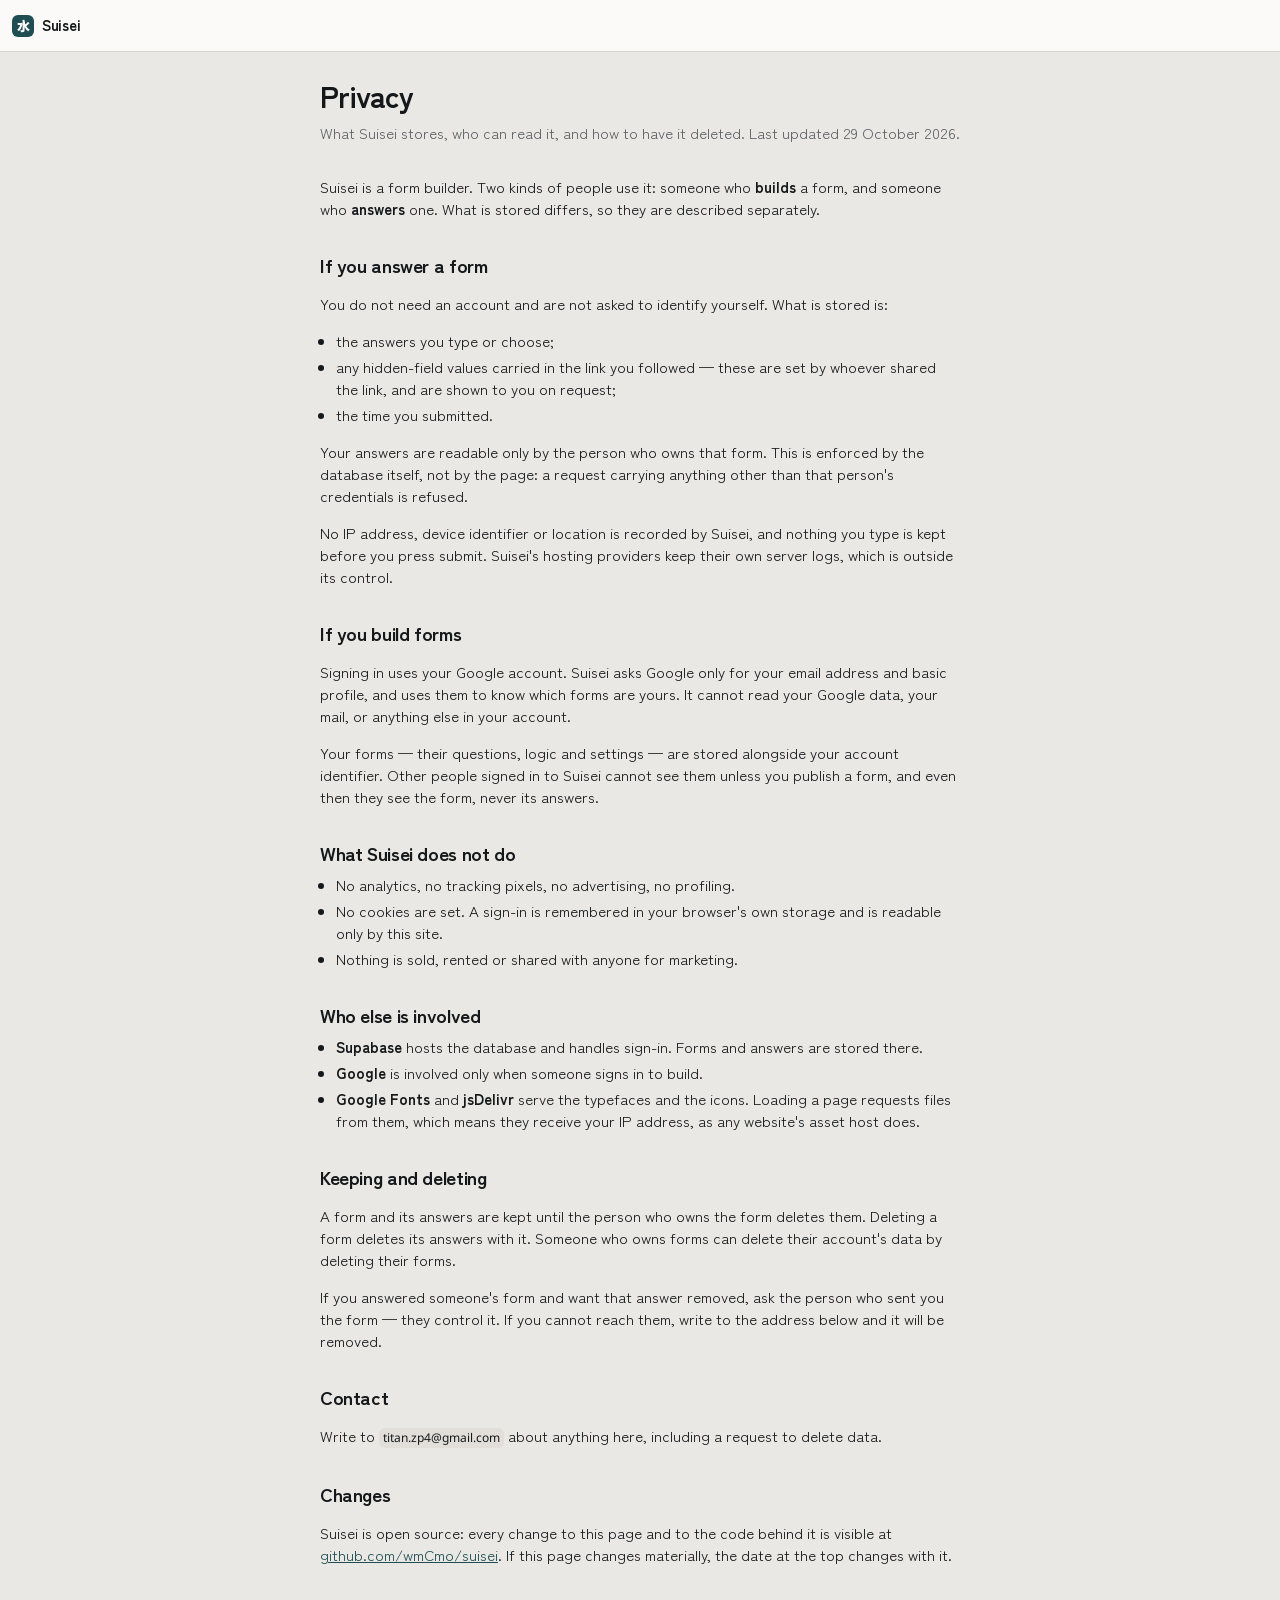
<file: privacy.html>
<!doctype html>
<html lang="en">
<head>
<meta charset="utf-8">
<meta name="viewport" content="width=device-width,initial-scale=1,viewport-fit=cover">
<meta name="description" content="What Suisei stores, who can read it, and how to have it deleted.">
<title>Suisei — Privacy</title>
<link rel="icon" href="favicon.ico" sizes="32x32">
<link rel="icon" href="favicon-32.png" type="image/png" sizes="32x32">
<link rel="apple-touch-icon" href="apple-touch-icon.png">
<meta property="og:type" content="website">
<meta property="og:site_name" content="Suisei">
<meta property="og:title" content="Suisei — what the app stores">
<meta property="og:description" content="What a form, a response and a sign-in actually keep.">
<meta property="og:url" content="https://wmcmo.github.io/suisei/privacy.html">
<meta property="og:image" content="https://wmcmo.github.io/suisei/card.png">
<meta property="og:image:width" content="1200">
<meta property="og:image:height" content="630">
<meta property="og:image:alt" content="The Suisei wordmark on a dark field.">
<meta name="twitter:card" content="summary_large_image">
<link rel="preconnect" href="https://fonts.gstatic.com" crossorigin>
<link rel="stylesheet" href="https://fonts.googleapis.com/css2?family=Zen+Kaku+Gothic+New:wght@400;500;700&family=Zen+Old+Mincho:wght@400;700&family=Noto+Sans+Thai:wght@400;500;700&family=Noto+Serif+Thai:wght@400;700&display=swap">
<link rel="stylesheet" href="https://fonts.googleapis.com/css2?family=Noto+Sans+JP:wght@900&text=%E6%B0%B4&display=swap">
<style>
/* Decisions only. Every rule in this file declares custom properties and
   nothing else -- that is the test for whether a line belongs here. If a
   designer would change it, it is a token; if it describes how a widget is
   wired, it goes in app.css. The build refuses to ship a colour literal or
   a raw spacing value found outside this file. */
/* base:end */

/* Layout: a fixed 52px command bar over a single scrolling stage; the stage is
   either a card grid (home), a 680px writing column (build / fill), or a full
   width data surface (responses). Form canvases carry their own token set.

   Colour is Suisei's: mercury teal against warm stone, solar for anything
   live or unsaved. Surfaces are flat and edges are real — a control is
   defined by its hairline, never by a shadow pretending to be depth. */
:root{
  /* Daylight */
  --bg:#eae8e4; --surface:#fbfaf8; --sunk:#e2dfda;
  --line:#d8d4ce; --line-2:#b9b4ac; --line-strong:#86837d;
  --fg:#15181a; --muted:#5d6165; --faint:#7a7d81;
  --accent:#1f4d52; --accent-fg:#fbfaf8; --soft:#d8e3e2;
  --ok:#1f4d52; --warn:#a85b14; --warn-soft:#f0e4d2; --danger:#a33224;
  --ui:'Zen Kaku Gothic New','Noto Sans Thai','Hiragino Sans','Yu Gothic UI',system-ui,sans-serif;
  --serif:'Zen Old Mincho','Noto Serif Thai','Hiragino Mincho ProN','Yu Mincho',Georgia,serif;
  --mono:ui-monospace,'Cascadia Mono','SFMono-Regular',Menlo,'Noto Sans Thai',monospace;
  /* the 水 of the wordmark only. Loaded as a one-glyph subset, so this costs
     about a kilobyte and never touches the text faces above. */
  --mark:'Noto Sans JP','Zen Kaku Gothic New',system-ui,sans-serif;
  --bar-h:52px;
  /* the and/or column in a logic rule — the same at every depth, or nesting
     stops lining up with itself */
  --logic-join:58px;
  --r-sm:6px; --r:9px; --r-lg:14px; --r-pill:999px;
  --on-accent:#fbfaf8; --scrim:rgba(21,24,26,.34); --shadow-sm:0 1px 2px rgba(21,24,26,.08);
  --sp-1:4px; --sp-2:8px; --sp-3:12px; --sp-4:16px; --sp-5:24px; --sp-6:32px; --sp-7:48px; --sp-8:64px;
  --shadow:0 1px 2px rgba(21,24,26,.07),0 10px 26px -14px rgba(21,24,26,.26);
}
@media (prefers-color-scheme:dark){:root:not([data-theme="light"]){
  /* Nightside */
  --bg:#171c20; --surface:#202830; --sunk:#12171b;
  --line:#2b343b; --line-2:#44505a; --line-strong:#64717a;
  --fg:#f2efea; --muted:#a9b2b8; --faint:#6c767c;
  --accent:#7fc3bd; --accent-fg:#0f1a1c; --soft:#24383c;
  --ok:#7fc3bd; --warn:#f0a35c; --warn-soft:#3a2a16; --danger:#f09287; --on-accent:#fbfaf8; --scrim:rgba(0,0,0,.5); --shadow-sm:0 1px 2px rgba(0,0,0,.35);
  --shadow:0 1px 2px rgba(0,0,0,.4),0 12px 30px -16px rgba(0,0,0,.75);
  color-scheme:dark;
}}
:root[data-theme="dark"]{
  --bg:#171c20; --surface:#202830; --sunk:#12171b;
  --line:#2b343b; --line-2:#44505a; --line-strong:#64717a;
  --fg:#f2efea; --muted:#a9b2b8; --faint:#6c767c;
  --accent:#7fc3bd; --accent-fg:#0f1a1c; --soft:#24383c;
  --ok:#7fc3bd; --warn:#f0a35c; --warn-soft:#3a2a16; --danger:#f09287; --on-accent:#fbfaf8; --scrim:rgba(0,0,0,.5); --shadow-sm:0 1px 2px rgba(0,0,0,.35);
  --shadow:0 1px 2px rgba(0,0,0,.4),0 12px 30px -16px rgba(0,0,0,.75);
  color-scheme:dark;
}
/* A forced sheet also forces the UA's own widgets — scrollbars, selects,
   date pickers — so they don't arrive in the opposite theme. */
.canvasform[data-bg="light"]{--f-bg:#fbfaf8;--f-fg:#15181a;--f-neutral-line:#d8d4ce;--f-soft:#e2dfda;--f-muted:#5d6165;--f-wash:var(--f-wash-light);--f-shadow:var(--f-shadow-light);color-scheme:light}
.canvasform[data-bg="dark"]{--f-bg:#171c20;--f-fg:#f2efea;--f-neutral-line:#2b343b;--f-soft:#12171b;--f-muted:#a9b2b8;--f-wash:var(--f-wash-dark);--f-shadow:var(--f-shadow-dark);--f-caret:url("data:image/svg+xml;charset=UTF-8,%3Csvg xmlns='http://www.w3.org/2000/svg' width='10' height='6' viewBox='0 0 10 6'%3E%3Cpath d='M1 1l4 4 4-4' fill='none' stroke='%23a9b2b8' stroke-width='1.6' stroke-linecap='round' stroke-linejoin='round'/%3E%3C/svg%3E");color-scheme:dark}
/* The accent is picked by whoever built the form, so it can be a deep colour
   that disappears as text on a dark sheet. Fills keep the chosen colour;
   text and small marks take a lifted version of it. */
.canvasform[data-bg="dark"],
:root[data-theme="dark"] .canvasform[data-bg="auto"]{--f-accent-text:color-mix(in srgb,var(--f-accent) 48%,#f2efea);--f-wash:var(--f-wash-dark);--f-shadow:var(--f-shadow-dark);--f-caret:url("data:image/svg+xml;charset=UTF-8,%3Csvg xmlns='http://www.w3.org/2000/svg' width='10' height='6' viewBox='0 0 10 6'%3E%3Cpath d='M1 1l4 4 4-4' fill='none' stroke='%23a9b2b8' stroke-width='1.6' stroke-linecap='round' stroke-linejoin='round'/%3E%3C/svg%3E")}
@media (prefers-color-scheme:dark){:root:not([data-theme="light"]) .canvasform[data-bg="auto"]{--f-accent-text:color-mix(in srgb,var(--f-accent) 48%,#f2efea);--f-wash:var(--f-wash-dark);--f-shadow:var(--f-shadow-dark);--f-caret:url("data:image/svg+xml;charset=UTF-8,%3Csvg xmlns='http://www.w3.org/2000/svg' width='10' height='6' viewBox='0 0 10 6'%3E%3Cpath d='M1 1l4 4 4-4' fill='none' stroke='%23a9b2b8' stroke-width='1.6' stroke-linecap='round' stroke-linejoin='round'/%3E%3C/svg%3E")}}

/* The form sheet carries its own set, so a form can be themed
   independently of the app around it. */
.canvasform{--f-bg:var(--surface);--f-fg:var(--fg);--f-neutral-line:var(--line);--f-soft:var(--sunk);--f-muted:var(--muted);--f-wash:var(--f-wash-light);--f-accent:#1f4d52;--f-accent-text:var(--f-accent);--f-r:9px;--f-font:var(--ui);
  /* The accent used to paint one thing while every tint around it stayed the
     teal it was born with, so changing the swatch barely changed the form.
     The wash is now mixed from whatever the accent is: more of it on a dark
     sheet, where 14% of anything disappears. */
  /* opacity on a coloured element invents a colour no token defines — it is
     whatever happens to be behind it. This is the quiet step of --f-muted,
     mixed on purpose. */
  --f-faint:color-mix(in srgb,var(--f-muted) 58%,var(--f-bg));
  /* the rest of the muted scale, each one an opacity that used to be applied
     in app.css and so came out a different colour on every surface */
  --f-hint:color-mix(in srgb,var(--f-muted) 72%,var(--f-bg));
  --f-ghost:color-mix(in srgb,var(--f-muted) 42%,var(--f-bg));
  /* --shadow belongs to the app and flips with the app's theme, so a form
     forced light inside a dark app was lit from the wrong side. The sheet
     carries its own, the way it carries its own wash. */
  --f-shadow-light:0 1px 2px rgba(21,24,26,.07),0 10px 26px -14px rgba(21,24,26,.26);
  --f-shadow-dark:0 1px 2px rgba(0,0,0,.4),0 12px 30px -16px rgba(0,0,0,.75);
  --f-shadow:var(--f-shadow-light);
  --f-wash-light:color-mix(in srgb,var(--f-accent) 14%,var(--f-bg));
  --f-wash-dark:color-mix(in srgb,var(--f-accent) 40%,var(--f-bg));
  /* The wash follows the accent but the borders were a fixed warm grey, so a
     cool accent put cool tint behind warm lines and the two read as different
     families. A neutral carrying a trace of the accent belongs to it. */
  --f-line:color-mix(in srgb,var(--f-accent) 12%,var(--f-neutral-line));
  /* A native select draws its own arrow wherever the platform likes, which
     is not where our padding ends. Ours is an image, so it sits where we
     put it. The colour has to be baked into the URL — a data URI cannot
     read currentColor — which is exactly why it is declared here. */
  --f-caret:url("data:image/svg+xml;charset=UTF-8,%3Csvg xmlns='http://www.w3.org/2000/svg' width='10' height='6' viewBox='0 0 10 6'%3E%3Cpath d='M1 1l4 4 4-4' fill='none' stroke='%235d6165' stroke-width='1.6' stroke-linecap='round' stroke-linejoin='round'/%3E%3C/svg%3E")}

/* Type. Nine steps, each carrying its own line-height, replacing the
   twenty sizes that were picked one rule at a time. Sizes only -- the
   family stays separate so a form can set its own. */
:root{
  --fs-display: 30px;  --lh-display: 38px;
  --fs-h1:      25px;  --lh-h1:      32px;
  --fs-h2:      19px;  --lh-h2:      26px;
  --fs-figure:  24px;  --lh-figure:  28px;
  --fs-ask:     16px;  --lh-ask:     24px;
  --fs-body:    15px;  --lh-body:    22px;
  --fs-label:   13px;  --lh-label:   18px;
  --fs-caption: 12px;  --lh-caption: 16px;
  --fs-micro:   11px;  --lh-micro:   16px;
}
</style>
<style>
/* base:start — supplied by the artifact host; scripts/for-artifact.mjs strips it */
:root{color-scheme:light;padding-top:env(safe-area-inset-top,0px);padding-bottom:env(safe-area-inset-bottom,0px)}
img{max-width:100%}
[hidden]{display:none!important}
*{box-sizing:border-box}
html,body{height:100%}
body{margin:0;background:var(--bg);color:var(--fg);font-family:var(--ui);font-size:var(--fs-body);line-height:var(--lh-body);line-height:1.5;-webkit-font-smoothing:antialiased}
body::before{content:"";position:fixed;inset:0 0 auto;height:env(safe-area-inset-top,0px);background:var(--surface);z-index:40}
/* padding too: without it every button keeps the browser's own 1px 6px, and
   a fixed-size icon button ends up with 10px of content box for a 15px icon,
   which grid then pushes against the left edge. The gutter handle sat 5px
   right of centre because of this. */
button{font:inherit;color:inherit;background:none;border:0;padding:0;cursor:pointer}
input,textarea,select{font:inherit;color:inherit}
h1,h2,h3{margin:0;text-wrap:balance}
svg{display:block}
::selection{background:var(--soft)}
:focus-visible{outline:2px solid var(--accent);outline-offset:2px;border-radius:var(--r-sm)}

/* ---------- command bar ---------- */
.bar{position:sticky;top:env(safe-area-inset-top,0px);z-index:30;display:flex;align-items:center;gap:var(--sp-2);height:var(--bar-h);
  background:var(--surface);border-bottom:1px solid var(--line);
  padding-left:max(var(--sp-3),env(safe-area-inset-left,0px));padding-right:max(var(--sp-3),env(safe-area-inset-right,0px))}
/* an anchor with no colour of its own gets the browser's visited purple */
.mark{display:flex;align-items:center;gap:var(--sp-2);font-weight:700;letter-spacing:-.02em;text-decoration:none;color:inherit}
.mark i{display:grid;place-items:center;width:22px;height:22px;border-radius:var(--r-sm);background:var(--accent);color:var(--accent-fg);font-style:normal;font-size:var(--fs-label);line-height:var(--lh-label);
  font-family:var(--mark);font-weight:900}
.crumb{display:flex;align-items:center;gap:var(--sp-2);min-width:0;flex:1}
.crumb .sep{color:var(--faint)}
.crumb input{min-width:0;flex:1;max-width:320px;background:none;border:1px solid transparent;border-radius:var(--r-sm);padding:var(--sp-1) var(--sp-2);font-weight:500}
.crumb input:hover{border-color:var(--line)}
.crumb input:focus{border-color:var(--accent);outline:none}
.seg{display:flex;gap:2px;background:var(--sunk);border-radius:var(--r);padding:var(--sp-1)}
.seg button{padding:var(--sp-1) var(--sp-3);border-radius:var(--r-sm);font-size:var(--fs-label);line-height:var(--lh-label);font-weight:500;color:var(--muted)}
.seg button[aria-selected="true"]{background:var(--surface);color:var(--fg);box-shadow:var(--shadow-sm)}
.tools{display:flex;align-items:center;gap:var(--sp-1)}
.btn{display:inline-flex;align-items:center;gap:var(--sp-1);padding:var(--sp-1) var(--sp-3);border-radius:var(--r);font-size:var(--fs-label);line-height:var(--lh-label);font-weight:500;color:var(--muted);white-space:nowrap}
.btn:hover{background:var(--sunk);color:var(--fg)}
.btn.primary{background:var(--accent);color:var(--accent-fg)}
.btn.primary:hover{background:var(--accent);filter:brightness(1.08)}
.btn.ghost{border:1px solid var(--line);color:var(--fg)}
.btn[disabled]{opacity:.45;pointer-events:none}
.pill{font-weight:500;font-size:var(--fs-micro);line-height:var(--lh-micro);padding:2px var(--sp-2);border-radius:var(--r-pill);background:var(--sunk);color:var(--muted)}
.pill.live{background:var(--soft);color:var(--accent)}
@media(max-width:720px){.hide-sm{display:none}}

/* ---------- stage ---------- */
.stage{padding-bottom:var(--sp-8)}
/* a form fills the screen on its own: its own padding is the breathing room,
   and the stage's would push a short form into a scroll it does not need */
.stage:has(>.canvasform){padding-bottom:0}
/* a form fills the screen under the bar. dvh tracks a phone browser's own
   chrome as it collapses; the vh line above it is the fallback, not a rounding */
.stage>.canvasform{min-height:calc(100vh - var(--bar-h));min-height:calc(100dvh - var(--bar-h))}
.wrap{max-width:1100px;margin:0 auto;padding-left:max(var(--sp-4),env(safe-area-inset-left,0px));padding-right:max(var(--sp-4),env(safe-area-inset-right,0px));padding-block:var(--sp-5)}
.lede{display:flex;align-items:flex-end;justify-content:space-between;gap:var(--sp-4);flex-wrap:wrap;margin-bottom:var(--sp-4)}
.lede h1{font-size:var(--fs-h1);line-height:var(--lh-h1);letter-spacing:-.025em}
.lede p{margin:var(--sp-1) 0 0;color:var(--muted);font-size:var(--fs-body);line-height:var(--lh-body)}
.grid{display:grid;grid-template-columns:repeat(auto-fill,minmax(236px,1fr));gap:var(--sp-3)}
.card{min-width:0;text-align:left;background:var(--surface);border:1px solid var(--line);border-radius:var(--r-lg);padding:var(--sp-4) var(--sp-4) var(--sp-3);display:flex;flex-direction:column;gap:var(--sp-2);transition:border-color .15s,transform .15s}
.card:hover{border-color:var(--line-2);transform:translateY(-1px)}
.card h3{font-size:var(--fs-body);line-height:var(--lh-body);font-weight:600;letter-spacing:-.01em;overflow:hidden;text-overflow:ellipsis;white-space:nowrap}
.card .meta{display:flex;align-items:center;gap:var(--sp-2);font-size:var(--fs-caption);line-height:var(--lh-caption);color:var(--muted);font-variant-numeric:tabular-nums}
.card .strip{height:4px;border-radius:var(--r-pill);background:var(--sunk);overflow:hidden}
.card .strip i{display:block;height:100%;background:var(--accent)}
.card .row{display:flex;align-items:center;justify-content:space-between;gap:var(--sp-2)}
.card .x{opacity:0;padding:2px var(--sp-1);border-radius:var(--r-sm);font-size:var(--fs-caption);line-height:var(--lh-caption);color:var(--muted)}
.card:hover .x{opacity:1}
.card .x:hover{background:var(--sunk);color:var(--warn)}
.new{border:1px dashed var(--line-2);background:none;align-items:flex-start;justify-content:center;color:var(--muted);min-height:116px}
.new:hover{border-color:var(--accent);color:var(--accent)}
.tpl{display:flex;gap:var(--sp-2);flex-wrap:wrap;margin-top:var(--sp-2)}
.tpl button{display:flex;align-items:center;gap:var(--sp-2);padding:var(--sp-2) var(--sp-3);border:1px solid var(--line);border-radius:var(--r-pill);font-size:var(--fs-label);line-height:var(--lh-label);background:var(--surface)}
.tpl button:hover{border-color:var(--accent);color:var(--accent)}
.empty{border:1px dashed var(--line-2);border-radius:var(--r-lg);padding:var(--sp-6) var(--sp-5);text-align:center;color:var(--muted)}
.empty strong{display:block;color:var(--fg);font-size:var(--fs-ask);line-height:var(--lh-ask);margin-bottom:var(--sp-1)}

/* ---------- form canvas (shared by builder + fill) ---------- */
/* position: the drop line is a child of the form, so that it inherits the
   form's own accent — on the body it had none and drew in nothing */
.canvasform{position:relative;background:var(--f-bg);color:var(--f-fg);font-family:var(--f-font)}
.canvasform[data-align="center"] .col{text-align:center}
.canvasform[data-align="center"] .opt{justify-content:center}
.col{max-width:680px;margin:0 auto;padding-left:max(var(--sp-4),env(safe-area-inset-left,0px));padding-right:max(var(--sp-4),env(safe-area-inset-right,0px));padding-block:var(--sp-7) var(--sp-8)}
.ftitle{font-size:var(--fs-display);line-height:var(--lh-display);font-weight:700;letter-spacing:-.03em;width:100%;background:none;border:0;resize:none;font-family:inherit;color:inherit;padding:0;overflow:hidden}
.ftitle::placeholder{color:var(--f-faint);opacity:1}
.ftitle:focus{outline:none}

/* ---------- builder blocks ---------- */
.blocks{margin-top:var(--sp-5);display:flex;flex-direction:column}
.blk{position:relative;padding:var(--sp-1) 0;border-radius:var(--r)}
/* Selection is a tint, not an outline — a box drawn in the accent reads as a
   hard black rule at this weight. The spread bleeds it past the text column
   without moving anything. */
.blk.sel{background:var(--f-wash);box-shadow:0 0 0 7px var(--f-wash)}
/* the grip owns the gesture: touch-action stops the page scrolling under a
   finger that is dragging a block */
.grip{touch-action:none;cursor:grab}
.grip:active{cursor:grabbing}
.blk.dragging{background:var(--f-wash)}
.dropline{position:absolute;z-index:40;height:2px;background:var(--f-accent);border-radius:2px;pointer-events:none}
.blk .gutter{position:absolute;left:-54px;top:7px;display:flex;gap:2px;opacity:0;transition:opacity .12s}
.blk:hover .gutter,.blk.sel .gutter{opacity:1}
.gutter button{width:22px;height:22px;display:grid;place-items:center;border-radius:var(--r-sm);color:var(--f-muted)}
.gutter button:hover{background:var(--f-soft);color:var(--f-fg)}
@media(max-width:820px){
  /* There is no hover on a touch screen, so the gutter cannot appear on one —
     but putting it above every block turns the page into a column of
     toolbars. It belongs to the block being worked on, the same as on a wide
     screen, where hover plays that part. */
  .blk .gutter{position:static;display:none;opacity:1;margin-bottom:2px}
  .blk.sel .gutter{display:flex}
}
.lbl{width:100%;background:none;border:0;resize:none;overflow:hidden;font-family:inherit;color:inherit;padding:0;font-size:var(--fs-ask);line-height:var(--lh-ask);font-weight:600;letter-spacing:-.012em}
.lbl:focus{outline:none}
.lbl::placeholder{color:var(--f-faint);opacity:1;font-weight:500}
.blk[data-type="h1"] .lbl{font-size:var(--fs-h1);line-height:var(--lh-h1);font-weight:700;letter-spacing:-.025em}
.blk[data-type="h2"] .lbl{font-size:var(--fs-h2);line-height:var(--lh-h2);font-weight:700;letter-spacing:-.02em}
.blk[data-type="text"] .lbl{font-size:var(--fs-body);line-height:var(--lh-body);font-weight:400;color:var(--f-muted)}
.req{color:var(--danger);font-weight:600;margin-left:var(--sp-1)}
.field{margin-top:var(--sp-2)}
.fi{width:100%;background:var(--f-bg);border:1px solid var(--f-line);border-radius:var(--f-r);padding:var(--sp-2) var(--sp-3);font-size:var(--fs-body);line-height:var(--lh-body);font-family:inherit;color:inherit}
/* opacity:1 is a reset, not a colour: Firefox fades every ::placeholder to
   about .54 by itself, and that would land on top of the token */
.fi::placeholder{color:var(--f-hint);opacity:1}
.fi:focus{outline:none;border-color:var(--f-accent-text);box-shadow:0 0 0 3px var(--f-wash)}
textarea.fi{resize:vertical;min-height:76px;line-height:1.5}
select.fi{height:40px;background-color:var(--f-bg)}
.opts{display:flex;flex-direction:column;gap:var(--sp-1)}
.opt{display:flex;align-items:center;gap:var(--sp-2);padding:var(--sp-2) var(--sp-3);border:1px solid var(--f-line);border-radius:var(--f-r);background:var(--f-bg);min-width:0}
.opt .mk{flex:none;width:17px;height:17px;border:1.5px solid var(--f-line);border-radius:50%;display:grid;place-items:center}
.opt.sq .mk{border-radius:var(--r-sm)}
.opt input{flex:1;min-width:0;background:none;border:0;padding:0;font-family:inherit;font-size:var(--fs-body);line-height:var(--lh-body)}
.opt input:focus{outline:none}
.opt .k{font-family:var(--mono);font-size:var(--fs-micro);line-height:var(--lh-micro);color:var(--f-muted);border:1px solid var(--f-line);border-radius:var(--r-sm);padding:1px var(--sp-1)}
.opt .rm{color:var(--f-muted);opacity:0;padding:0 2px}
.opt:hover .rm{opacity:1}
.addopt{align-self:flex-start;font-size:var(--fs-label);line-height:var(--lh-label);color:var(--f-muted);padding:var(--sp-1) 2px}
.addopt:hover{color:var(--f-accent-text)}
.stars{display:flex;gap:var(--sp-2);align-items:center}
.stars svg{width:23px;height:23px}
.stars button,.stars span{color:var(--f-ghost);transition:color .12s}
.stars button:hover{color:var(--f-hint)}
.stars .on{color:var(--f-accent-text)}
.scale{display:flex;gap:var(--sp-1);flex-wrap:wrap}
.scale button,.scale span{min-width:38px;height:38px;display:grid;place-items:center;border:1px solid var(--f-line);border-radius:var(--f-r);font-variant-numeric:tabular-nums;font-size:var(--fs-body);line-height:var(--lh-body)}
.scale .on{background:var(--f-accent);border-color:var(--f-accent);color:var(--on-accent)}
.scale-ends{display:flex;justify-content:space-between;gap:var(--sp-2);margin-top:var(--sp-1);font-size:var(--fs-caption);line-height:var(--lh-caption);color:var(--f-muted)}
.scale-ends input{background:none;border:0;font-family:inherit;font-size:var(--fs-caption);line-height:var(--lh-caption);width:46%}
.scale-ends input:last-child{text-align:right}
.scale-ends input:focus{outline:none}
.drop{border:1.5px dashed var(--f-line);border-radius:var(--f-r);padding:var(--sp-4);text-align:center;color:var(--f-muted);font-size:var(--fs-label);line-height:var(--lh-label)}
.rule{height:1px;background:var(--f-line);margin:var(--sp-3) 0}
.logic{position:relative;display:flex;flex-direction:column;gap:var(--sp-2);margin:var(--sp-3) 0 var(--sp-1);padding:var(--sp-4);padding-right:var(--sp-6);border:1px solid var(--f-line);border-radius:var(--f-r);background:var(--f-soft)}
/* Every row is the same two columns at every depth: the joiner, then the
   condition. A nested group used to be a bordered box with padding of its
   own, so each level cost the joiner twice over and opened with an empty
   cell. It is a rail now — the indent is the rail, the alignment is the
   column, and the two stop fighting. */
.crow{display:flex;align-items:center;gap:var(--sp-2);min-width:0}
.crow:has(>.cgroup){align-items:flex-start}
.crow>.join{flex:none;width:var(--logic-join);text-align:right}
.crow:has(>.cgroup)>.join{margin-top:var(--sp-2)}
.crow>select.join{width:var(--logic-join);text-align:left;padding-left:var(--sp-1)}
.cond{display:flex;flex-wrap:wrap;align-items:center;gap:var(--sp-2);flex:1;min-width:0}
.cgroup{position:relative;flex:1;min-width:0;display:flex;flex-direction:column;gap:var(--sp-2);
  padding:var(--sp-2) var(--sp-6) var(--sp-2) var(--sp-3);
  border-left:2px solid var(--f-line);border-radius:0 var(--r-sm) var(--r-sm) 0;background:var(--f-bg)}
.cadd{display:flex;align-items:center;gap:var(--sp-2);flex-wrap:wrap}
.cadd>button[data-act^="add-"]{font-size:var(--fs-micro);line-height:var(--lh-micro);color:var(--f-muted);padding:var(--sp-1) var(--sp-2);border-radius:var(--r-sm)}
.cadd>button[data-act^="add-"]:hover{color:var(--f-accent-text)}
.chips-in{display:flex;align-items:center;gap:var(--sp-1);flex-wrap:wrap;min-width:0}
.chip{display:inline-flex;align-items:center;gap:var(--sp-1);background:var(--f-bg);color:var(--f-fg);
  border:1px solid var(--f-line);border-radius:var(--r-sm);padding:0 var(--sp-2);height:30px;
  font-size:var(--fs-label);line-height:var(--lh-label)}
.chip button{color:var(--f-muted);line-height:1}
.chip button:hover{color:var(--f-fg)}
/* both removes live in one right-hand column instead of stepping diagonally */

.logic .then{margin-top:var(--sp-1)}
.logic .lg{font-weight:500;font-size:var(--fs-micro);line-height:var(--lh-micro);text-transform:uppercase;letter-spacing:.08em;color:var(--f-muted)}
.logic select,.logic input{height:30px;background:var(--f-bg);border:1px solid var(--f-line);border-radius:var(--r-sm);padding:0 var(--sp-2);font-size:var(--fs-label);line-height:var(--lh-label);font-family:inherit;max-width:168px;min-width:0;color:inherit}
/* our caret, placed against our own padding instead of the platform's */
.logic select,select.fi{appearance:none;-webkit-appearance:none;
  background-image:var(--f-caret);background-repeat:no-repeat;background-position:right var(--sp-2) center;
  padding-right:var(--sp-5)}
.crow>select.join{padding-right:var(--sp-4)}
/* a taller control wants the caret a little further in */
select.fi{background-position:right var(--sp-3) center;padding-right:var(--sp-6)}

/* The dropdown's list used to be the operating system's: a blue highlight and
   a system font in the middle of a themed form, and nothing CSS could reach.
   base-select hands it over while the element stays a real <select>, so the
   keyboard, the semantics and the phone's own picker are all still the
   browser's. Where it is not supported the whole block is skipped and the
   native list appears exactly as before, so this adds no fallback to keep.

   The form's dropdown only. The editor's own selects carry optgroups, which
   want their own treatment, and they are not on the themed sheet. */
@supports (appearance: base-select){
  select.fi, select.fi::picker(select){appearance:base-select}
  /* the browser supplies ::picker-icon once it owns the popup, so the caret
     we paint ourselves would be a second one beside it */
  select.fi{background-image:none;padding-right:var(--sp-3)}
  /* the browser's own mark is a solid triangle; every other select in the app
     wears the chevron from --f-caret, which already carries its theme's colour */
  select.fi::picker-icon{content:var(--f-caret);width:10px;height:6px;transition:rotate .14s ease}
  select.fi:open::picker-icon{rotate:180deg}
  select.fi::picker(select){
    background:var(--f-bg);color:var(--f-fg);
    border:1px solid var(--f-line);border-radius:var(--f-r);
    padding:var(--sp-1);margin-block-start:var(--sp-1);
    box-shadow:var(--f-shadow);font-family:inherit}
  select.fi option{
    display:flex;align-items:center;gap:var(--sp-2);
    padding:var(--sp-2) var(--sp-3);border-radius:var(--r-sm);
    font-size:var(--fs-body);line-height:var(--lh-body)}
  select.fi option:hover{background:var(--f-soft)}
  select.fi option:checked{background:var(--f-wash);color:var(--f-accent-text);font-weight:500}
  /* the tint carries the selected state; the tick would sit in the text's place */
  select.fi option::checkmark{display:none}
}
.logic select:focus,.logic input:focus{outline:none;border-color:var(--f-accent)}
.logic .rm{color:var(--f-muted);padding:0 var(--sp-1)}
.logic .rm:hover{color:var(--danger)}
.logic>.rm{position:absolute;top:var(--sp-2);right:var(--sp-2)}
.cond>.rm{flex:none;margin-left:auto}
/* a group's remove deletes more than a condition's does, so it sits a step
   quieter until you reach for it */
.cgroup>.nested-rm{position:absolute;top:var(--sp-2);right:var(--sp-1);margin:0;flex:none;color:var(--f-faint)}
.hfrow{display:flex;flex-wrap:wrap;align-items:center;gap:var(--sp-2);margin-top:var(--sp-4);padding-top:var(--sp-3);border-top:1px solid var(--f-line)}
.hfrow code{font-family:var(--mono);font-size:var(--fs-micro);line-height:var(--lh-micro);background:var(--f-soft);padding:var(--sp-1) var(--sp-2);border-radius:var(--r-sm);color:var(--f-muted)}
.hfrow button{font-size:var(--fs-caption);line-height:var(--lh-caption);color:var(--f-muted)}
.hfrow button:hover{color:var(--f-accent-text)}
.hfrow .lg{font-weight:500;font-size:var(--fs-micro);line-height:var(--lh-micro);text-transform:uppercase;letter-spacing:.08em;color:var(--f-hint)}
.hf{display:flex;align-items:center;gap:var(--sp-1);margin-bottom:var(--sp-1)}
.hf code{font-family:var(--mono);font-size:var(--fs-micro);line-height:var(--lh-micro);background:var(--sunk);padding:var(--sp-1) var(--sp-2);border-radius:var(--r-sm);white-space:nowrap;max-width:118px;overflow:hidden;text-overflow:ellipsis}
.hf input{flex:1;min-width:0}
.hf .rm{color:var(--muted);padding:0 var(--sp-1)}
.hf .rm:hover{color:var(--warn)}
.pagebreak{display:flex;align-items:center;gap:var(--sp-2);margin:var(--sp-4) 0 var(--sp-1);color:var(--f-muted);font-size:var(--fs-micro);line-height:var(--lh-micro);font-weight:500;text-transform:uppercase;letter-spacing:.08em}
.pagebreak::before,.pagebreak::after{content:"";flex:1;height:1px;background:var(--f-line)}
/* The toolbar and the block menu act on the form sheet, so they take the
   sheet's tokens, not the app's. Otherwise forcing a light form under a dark
   OS floats a near-black pill over cream. */
.toolbar{position:absolute;right:0;top:-40px;z-index:5;display:flex;align-items:center;gap:2px;background:var(--f-bg);border:1px solid var(--f-line);border-radius:var(--r);padding:var(--sp-1);box-shadow:var(--shadow)}
.toolbar button{display:flex;align-items:center;gap:var(--sp-1);padding:var(--sp-1) var(--sp-2);border-radius:var(--r-sm);font-size:var(--fs-caption);line-height:var(--lh-caption);color:var(--f-muted)}
.toolbar button:hover{background:var(--f-soft);color:var(--f-fg)}
.toolbar button.on{color:var(--f-accent-text);background:var(--f-wash)}
.toolbar .div{width:1px;align-self:stretch;background:var(--f-line);margin:0 2px}

/* ---------- slash menu ---------- */
/* fixed, so it is positioned in the same coordinates the trigger reports */
.menu{position:fixed;z-index:60;width:272px;max-height:332px;overflow:auto;background:var(--f-bg);color:var(--f-fg);font-family:var(--ui);border:1px solid var(--f-line);border-radius:var(--r-lg);box-shadow:var(--shadow);padding:var(--sp-1)}
.menu .q{display:block;width:100%;background:var(--f-soft);color:inherit;border:0;border-radius:var(--r-sm);padding:var(--sp-2) var(--sp-2);font-size:var(--fs-label);line-height:var(--lh-label);margin-bottom:var(--sp-1)}
.menu .q:focus{outline:none}
.menu .grp{font-size:var(--fs-micro);line-height:var(--lh-micro);font-weight:500;text-transform:uppercase;letter-spacing:.08em;color:var(--f-muted);padding:var(--sp-2) var(--sp-2) var(--sp-1)}
.menu .it{display:flex;align-items:center;gap:var(--sp-2);width:100%;padding:var(--sp-2) var(--sp-2);border-radius:var(--r-sm);font-size:var(--fs-label);line-height:var(--lh-label);text-align:left}
.menu .it .ic{flex:none;display:grid;place-items:center;width:25px;height:25px;border-radius:var(--r-sm);background:var(--f-soft);color:var(--f-muted)}
.menu .it[aria-selected="true"]{background:var(--f-wash)}
.menu .it[aria-selected="true"] .ic{background:var(--f-accent);color:var(--on-accent)}
.menu .none{padding:var(--sp-3) var(--sp-2);color:var(--f-muted);font-size:var(--fs-label);line-height:var(--lh-label)}

/* ---------- panels / overlays ---------- */
.scrim{position:fixed;inset:0;z-index:50;background:var(--scrim)}
.panel{position:fixed;z-index:55;top:calc(60px + env(safe-area-inset-top,0px));right:max(14px,env(safe-area-inset-right,0px));width:min(330px,calc(100vw - 28px));max-height:min(74vh,620px);overflow:auto;
  background:var(--surface);border:1px solid var(--line);border-radius:var(--r-lg);box-shadow:var(--shadow);padding:var(--sp-4)}
.panel h4{margin:0 0 var(--sp-3);font-size:var(--fs-ask);line-height:var(--lh-ask);font-weight:600}
.panel .fld{margin-bottom:var(--sp-3)}
.panel label{display:block;font-size:var(--fs-micro);line-height:var(--lh-micro);font-weight:500;text-transform:uppercase;letter-spacing:.07em;color:var(--muted);margin-bottom:var(--sp-1)}
.panel input[type=text]{width:100%;background:var(--sunk);border:1px solid transparent;border-radius:var(--r);padding:var(--sp-2) var(--sp-2);font-size:var(--fs-body);line-height:var(--lh-body)}
.panel input[type=text]:focus{outline:none;border-color:var(--accent)}
.swatches{display:flex;gap:var(--sp-2);flex-wrap:wrap}
.swatches button{width:26px;height:26px;border-radius:50%;border:2px solid transparent}
.swatches button[aria-pressed="true"]{border-color:var(--fg)}
/* the native picker, shrunk to look like one more swatch */
.swatches input[type="color"]{width:26px;height:26px;padding:0;border:1px dashed var(--line-2);border-radius:50%;background:none;cursor:pointer}
.swatches input[type="color"]::-webkit-color-swatch-wrapper{padding:0}
.swatches input[type="color"]::-webkit-color-swatch{border:0;border-radius:50%}
.swatches input[type="color"]::-moz-color-swatch{border:0;border-radius:50%}
.chips{display:flex;gap:var(--sp-1);flex-wrap:wrap}
.chips button{padding:var(--sp-1) var(--sp-2);border:1px solid var(--line);border-radius:var(--r);font-size:var(--fs-label);line-height:var(--lh-label)}
.chips button[aria-pressed="true"]{border-color:var(--accent);background:var(--soft);color:var(--accent)}
.link{display:flex;gap:var(--sp-1);align-items:center}
.link code{flex:1;min-width:0;overflow:auto;white-space:nowrap;background:var(--sunk);border-radius:var(--r);padding:var(--sp-2) var(--sp-2);font-family:var(--mono);font-size:var(--fs-caption);line-height:var(--lh-caption)}
.note{font-size:var(--fs-caption);line-height:var(--lh-caption);color:var(--muted);line-height:1.5}

/* ---------- fill ---------- */
.progress{position:sticky;top:calc(52px + env(safe-area-inset-top,0px));z-index:20;height:3px;background:var(--f-soft)}
.progress i{display:block;height:100%;background:var(--f-accent);transition:width .3s}
.q{margin-bottom:var(--sp-5)}
.q .ql{font-size:var(--fs-ask);line-height:var(--lh-ask);font-weight:600;letter-spacing:-.012em;margin-bottom:var(--sp-2)}
.q.bad .fi,.q.bad .opt{border-color:var(--danger)}
.q .err{color:var(--danger);font-size:var(--fs-caption);line-height:var(--lh-caption);margin-top:var(--sp-1)}
.opt.pick{border-color:var(--f-accent);background:var(--f-soft)}
.opt.pick .mk{border-color:var(--f-accent);background:var(--f-accent);color:var(--on-accent)}
button.opt{width:100%;text-align:left;font-size:var(--fs-body);line-height:var(--lh-body)}
.nav{display:flex;align-items:center;gap:var(--sp-2);margin-top:var(--sp-6)}
.submit{display:inline-flex;align-items:center;gap:var(--sp-2);background:var(--f-accent);color:var(--on-accent);border-radius:var(--f-r);padding:var(--sp-2) var(--sp-4);font-weight:600;font-size:var(--fs-body);line-height:var(--lh-body)}
.submit:hover{filter:brightness(1.08)}
.back{color:var(--f-muted);font-size:var(--fs-label);line-height:var(--lh-label);padding:var(--sp-2)}
.done{text-align:center;padding:var(--sp-8) 0}
.done .tick{width:48px;height:48px;margin:0 auto var(--sp-4);border-radius:50%;background:var(--f-accent);color:var(--on-accent);display:grid;place-items:center}
.done h2{font-size:var(--fs-h1);line-height:var(--lh-h1);letter-spacing:-.02em}
.done p{color:var(--f-muted);margin:var(--sp-2) 0 var(--sp-5)}
.badge{position:fixed;right:14px;bottom:14px;z-index:10;font-size:var(--fs-micro);line-height:var(--lh-micro);font-family:var(--mono);background:var(--surface);border:1px solid var(--line);border-radius:var(--r-pill);padding:var(--sp-1) var(--sp-3);color:var(--muted);text-decoration:none}
.badge:hover{color:var(--accent);border-color:var(--accent)}

/* ---------- responses ---------- */
.stats{display:grid;grid-template-columns:repeat(auto-fit,minmax(148px,1fr));gap:var(--sp-2);margin-bottom:var(--sp-4)}
.stat{background:var(--surface);border:1px solid var(--line);border-radius:var(--r-lg);padding:var(--sp-3) var(--sp-3)}
.stat b{display:block;font-size:var(--fs-figure);line-height:var(--lh-figure);font-weight:600;letter-spacing:-.02em;font-variant-numeric:tabular-nums}
.stat span{font-size:var(--fs-micro);line-height:var(--lh-micro);font-weight:500;text-transform:uppercase;letter-spacing:.07em;color:var(--muted)}
.breakdown{display:grid;grid-template-columns:repeat(auto-fit,minmax(252px,1fr));gap:var(--sp-3);margin-bottom:var(--sp-5)}
.bd{background:var(--surface);border:1px solid var(--line);border-radius:var(--r-lg);padding:var(--sp-3)}
.bd h4{margin:0 0 var(--sp-2);font-size:var(--fs-label);line-height:var(--lh-label);font-weight:600}
.bd .r{display:grid;grid-template-columns:1fr auto;gap:var(--sp-1) var(--sp-2);align-items:center;margin-bottom:var(--sp-2);font-size:var(--fs-label);line-height:var(--lh-label)}
.bd .r span{overflow:hidden;text-overflow:ellipsis;white-space:nowrap;color:var(--muted)}
.bd .r b{font-variant-numeric:tabular-nums;font-weight:500}
.bd .track{grid-column:1/-1;height:5px;border-radius:var(--r-pill);background:var(--sunk);overflow:hidden}
.bd .track i{display:block;height:100%;background:var(--accent)}
.tablewrap{overflow-x:auto;background:var(--surface);border:1px solid var(--line);border-radius:var(--r-lg)}
table{border-collapse:collapse;width:100%;font-size:var(--fs-label);line-height:var(--lh-label)}
th,td{text-align:left;padding:var(--sp-2) var(--sp-3);border-bottom:1px solid var(--line);vertical-align:top;white-space:nowrap;max-width:280px;overflow:hidden;text-overflow:ellipsis}
/* the remove sits in its own column at the end, out of the way until the row
   is under the cursor. This table is app chrome, not a form sheet, so it takes
   the app's tokens rather than the --f-* ones. Sticky, because a form with a
   dozen questions is wider than the screen and the column would otherwise be
   a horizontal scroll away. */
td.act,th:last-child{position:sticky;right:0;z-index:1;width:1%;text-align:right;background:var(--surface);border-left:1px solid var(--line)}
.subrow{cursor:pointer}
.subrow:hover td{background:var(--sunk)}

/* one response, read as a page rather than a row */
.subsheet{position:fixed;z-index:55;left:50%;top:50%;translate:-50% -50%;
  width:min(620px,calc(100vw - 28px));max-height:min(80vh,760px);
  display:flex;flex-direction:column;overflow:hidden;
  background:var(--surface);border:1px solid var(--line);border-radius:var(--r-lg);box-shadow:var(--shadow)}
.subhead{display:flex;align-items:center;gap:var(--sp-3);padding:var(--sp-3) var(--sp-4);border-bottom:1px solid var(--line)}
.subhead>div:first-child{flex:1;min-width:0}
.sub-of{display:block;color:var(--muted);font-size:var(--fs-micro);line-height:var(--lh-micro)}
.subnav{display:flex;gap:var(--sp-1);flex:none}
.subnav .btn{padding:var(--sp-1) var(--sp-3)}
.subbody{overflow:auto;padding:var(--sp-4);display:flex;flex-direction:column;gap:var(--sp-4)}
.sf{display:grid;gap:var(--sp-1)}
.sl{font-size:var(--fs-micro);line-height:var(--lh-micro);text-transform:uppercase;letter-spacing:.08em;color:var(--muted)}
/* pre-wrap and anywhere: the table truncates, this is the place that does not */
.sv{font-size:var(--fs-body);line-height:var(--lh-body);white-space:pre-wrap;overflow-wrap:anywhere}
.sv.none{color:var(--faint)}
.sv code{font-family:var(--mono);font-size:var(--fs-micro);line-height:var(--lh-micro);background:var(--sunk);padding:var(--sp-1) var(--sp-2);border-radius:var(--r-sm)}
.subfoot{padding:var(--sp-3) var(--sp-4);border-top:1px solid var(--line);display:flex;justify-content:flex-end}
.rowrm{opacity:0;color:var(--muted);padding:var(--sp-1) var(--sp-2);border-radius:var(--r-sm);font-size:var(--fs-micro);line-height:var(--lh-micro)}
tr:hover .rowrm,.rowrm:focus-visible{opacity:1}
.rowrm:hover{background:var(--soft);color:var(--danger)}
th{font-size:var(--fs-micro);line-height:var(--lh-micro);font-weight:500;text-transform:uppercase;letter-spacing:.06em;color:var(--muted);font-weight:400;position:sticky;top:0;background:var(--surface)}
tbody tr:last-child td{border-bottom:0}
tbody tr:hover{background:var(--sunk)}
td.when{color:var(--muted);font-variant-numeric:tabular-nums}
.toast{position:fixed;left:50%;bottom:24px;transform:translateX(-50%);z-index:70;background:var(--fg);color:var(--bg);padding:var(--sp-2) var(--sp-4);border-radius:var(--r-pill);font-size:var(--fs-label);line-height:var(--lh-label);box-shadow:var(--shadow)}
@media (prefers-reduced-motion:reduce){*{transition:none!important;animation:none!important}}

/* text blocks in the filled form, and the one-question runner */
.ftitle-read{font-size:var(--fs-display);line-height:var(--lh-display);font-weight:700;letter-spacing:-.03em;margin:0 0 var(--sp-5)}
.q-h1{font-size:var(--fs-h1);line-height:var(--lh-h1);letter-spacing:-.025em;margin:var(--sp-5) 0 var(--sp-2)}
.q-h2{font-size:var(--fs-h2);line-height:var(--lh-h2);letter-spacing:-.02em;margin:var(--sp-4) 0 var(--sp-2)}
.q-text{color:var(--f-muted);margin:0 0 var(--sp-4)}
.counter{color:var(--f-muted);font-size:var(--fs-caption);line-height:var(--lh-caption);font-family:var(--mono)}
.canvasform[data-runner="step"]{display:flex;flex-direction:column}
/* auto margins centre a short step and still let a long one scroll from its top */
/* width, because the auto margins that centre this column make it a
   shrink-to-fit flex item once the runner is a flex container — so every step
   came out as wide as its own longest line, 227px for a short question and
   680 for a long one. The vertical auto margins still centre it. */
.canvasform[data-runner="step"] .col{width:100%;margin-block:auto;padding-block:var(--sp-8) var(--sp-7)}
.q .ql-xl{font-size:var(--fs-display);line-height:var(--lh-display);font-weight:700;letter-spacing:-.025em;margin-bottom:var(--sp-5)}
.runner{display:block;margin-top:var(--sp-7);color:var(--f-muted);font-size:var(--fs-caption);line-height:var(--lh-caption);text-decoration:underline;text-underline-offset:3px}
.runner:hover{color:var(--f-accent-text)}

/* the form's icon, and the grid it is chosen from */
.formicon{display:flex;align-items:center;justify-content:center;width:60px;height:60px;border-radius:var(--r-lg);margin-bottom:var(--sp-2)}
.formicon:hover{background:var(--f-soft)}
.formicon img{width:48px;height:48px}
.formicon .addicon{font-size:var(--fs-caption);line-height:var(--lh-caption);color:var(--f-muted)}
.formicon-read{width:52px;height:52px;display:block;margin-bottom:var(--sp-3)}
.canvasform[data-align="center"] .formicon,.canvasform[data-align="center"] .formicon-read{margin-left:auto;margin-right:auto}
.cardicon{width:20px;height:20px;vertical-align:-4px;margin-right:var(--sp-1)}
.crumbicon{width:18px;height:18px}
.egrid{display:grid;grid-template-columns:repeat(8,minmax(0,1fr));gap:var(--sp-1);max-height:264px;overflow:auto;padding-right:var(--sp-1)}
.egrid button{display:grid;place-items:center;padding:var(--sp-1);border-radius:var(--r-sm)}
.egrid button:hover{background:var(--sunk)}
.egrid img{width:24px;height:24px}
.pubrow{display:flex;align-items:center;gap:var(--sp-2);justify-content:space-between}

/* catches a click that misses the menu, so it cannot reach a field below */
.menu-scrim{position:fixed;inset:0;z-index:59}

/* a stepper whose buttons do not move when the thing they resize changes */
.stepper{display:flex;align-items:center;gap:var(--sp-2);margin-top:var(--sp-2)}
.stepper .lg{font-size:var(--fs-micro);line-height:var(--lh-micro);font-weight:500;text-transform:uppercase;letter-spacing:.08em;color:var(--f-muted)}
.stepper button{width:24px;height:24px;display:grid;place-items:center;border:1px solid var(--f-line);border-radius:var(--r-sm);color:var(--f-muted)}
.stepper button:hover{border-color:var(--f-accent);color:var(--f-accent-text)}
.stepper b{min-width:24px;text-align:center;font-variant-numeric:tabular-nums;font-weight:500}
/* end labels, made to look like the inputs they always were */
.ends{display:flex;align-items:center;gap:var(--sp-2);margin-top:var(--sp-2);flex-wrap:wrap}
.ends .lg{font-size:var(--fs-micro);line-height:var(--lh-micro);font-weight:500;text-transform:uppercase;letter-spacing:.08em;color:var(--f-muted)}
.ends input{flex:1;min-width:0;background:var(--f-bg);border:1px solid var(--f-line);border-radius:var(--r-sm);padding:var(--sp-1) var(--sp-2);font-size:var(--fs-caption);line-height:var(--lh-caption);font-family:inherit;color:inherit}
.ends input:focus{outline:none;border-color:var(--f-accent-text)}
.pill.bad{color:var(--warn)}
</style>
<style>
.doc{max-width:640px;margin:0 auto}
.doc h1{font-size:var(--fs-display);line-height:var(--lh-display);letter-spacing:-.03em;margin:0 0 var(--sp-2)}
.doc h2{font-size:var(--fs-h2);line-height:var(--lh-h2);letter-spacing:-.02em;margin:var(--sp-6) 0 var(--sp-2)}
.doc p,.doc li{font-size:var(--fs-body);line-height:var(--lh-body);color:var(--fg)}
.doc ul{padding-left:var(--sp-4);margin:var(--sp-2) 0}
.doc li{margin-bottom:var(--sp-1)}
.doc .sub{color:var(--muted);margin:0 0 var(--sp-6)}
.doc a{color:var(--accent)}
.doc code{font-family:var(--mono);font-size:var(--fs-caption);background:var(--sunk);padding:1px var(--sp-1);border-radius:var(--r-sm)}
</style>
</head>
<body>
<div class="bar"><div class="mark"><i>水</i>Suisei</div></div>
<div class="stage"><div class="wrap"><div class="doc">

<h1>Privacy</h1>
<p class="sub">What Suisei stores, who can read it, and how to have it deleted.
Last updated 29 October 2026.</p>

<p>Suisei is a form builder. Two kinds of people use it: someone who
<strong>builds</strong> a form, and someone who <strong>answers</strong> one. What is
stored differs, so they are described separately.</p>

<h2>If you answer a form</h2>
<p>You do not need an account and are not asked to identify yourself. What is
stored is:</p>
<ul>
  <li>the answers you type or choose;</li>
  <li>any hidden-field values carried in the link you followed — these are set by
      whoever shared the link, and are shown to you on request;</li>
  <li>the time you submitted.</li>
</ul>
<p>Your answers are readable only by the person who owns that form. This is
enforced by the database itself, not by the page: a request carrying anything
other than that person's credentials is refused.</p>
<p>No IP address, device identifier or location is recorded by Suisei, and
nothing you type is kept before you press submit. Suisei's hosting providers
keep their own server logs, which is outside its control.</p>

<h2>If you build forms</h2>
<p>Signing in uses your Google account. Suisei asks Google only for your email
address and basic profile, and uses them to know which forms are yours. It
cannot read your Google data, your mail, or anything else in your account.</p>
<p>Your forms — their questions, logic and settings — are stored alongside your
account identifier. Other people signed in to Suisei cannot see them unless you
publish a form, and even then they see the form, never its answers.</p>

<h2>What Suisei does not do</h2>
<ul>
  <li>No analytics, no tracking pixels, no advertising, no profiling.</li>
  <li>No cookies are set. A sign-in is remembered in your browser's own storage
      and is readable only by this site.</li>
  <li>Nothing is sold, rented or shared with anyone for marketing.</li>
</ul>

<h2>Who else is involved</h2>
<ul>
  <li><strong>Supabase</strong> hosts the database and handles sign-in. Forms and
      answers are stored there.</li>
  <li><strong>Google</strong> is involved only when someone signs in to build.</li>
  <li><strong>Google Fonts</strong> and <strong>jsDelivr</strong> serve the typefaces and
      the icons. Loading a page requests files from them, which means they
      receive your IP address, as any website's asset host does.</li>
</ul>

<h2>Keeping and deleting</h2>
<p>A form and its answers are kept until the person who owns the form deletes
them. Deleting a form deletes its answers with it. Someone who owns forms can
delete their account's data by deleting their forms.</p>
<p>If you answered someone's form and want that answer removed, ask the person
who sent you the form — they control it. If you cannot reach them, write to the
address below and it will be removed.</p>

<h2>Contact</h2>
<p>Write to <code>titan.zp4@gmail.com</code> about anything here, including a
request to delete data.</p>

<h2>Changes</h2>
<p>Suisei is open source: every change to this page and to the code behind it is
visible at <a href="https://github.com/wmCmo/suisei">github.com/wmCmo/suisei</a>.
If this page changes materially, the date at the top changes with it.</p>

</div></div></div>
</body>
</html>
</file>
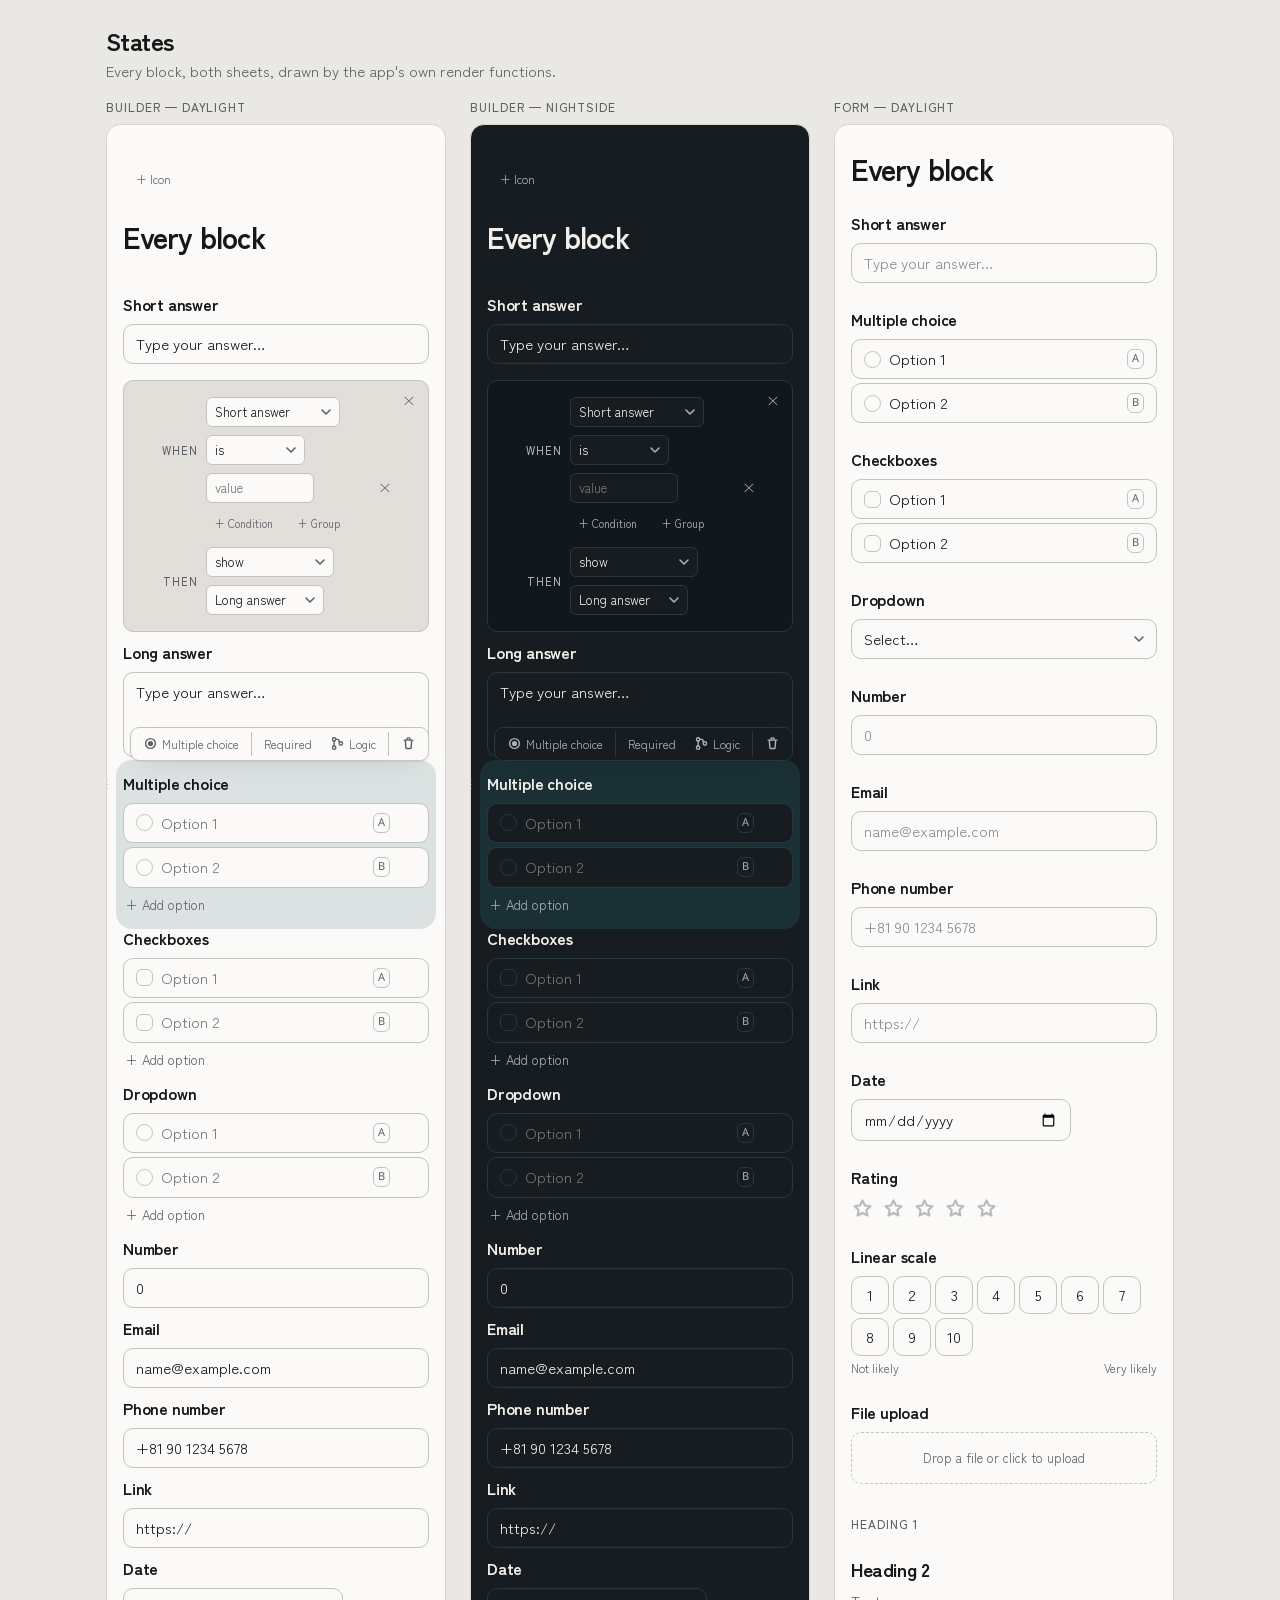
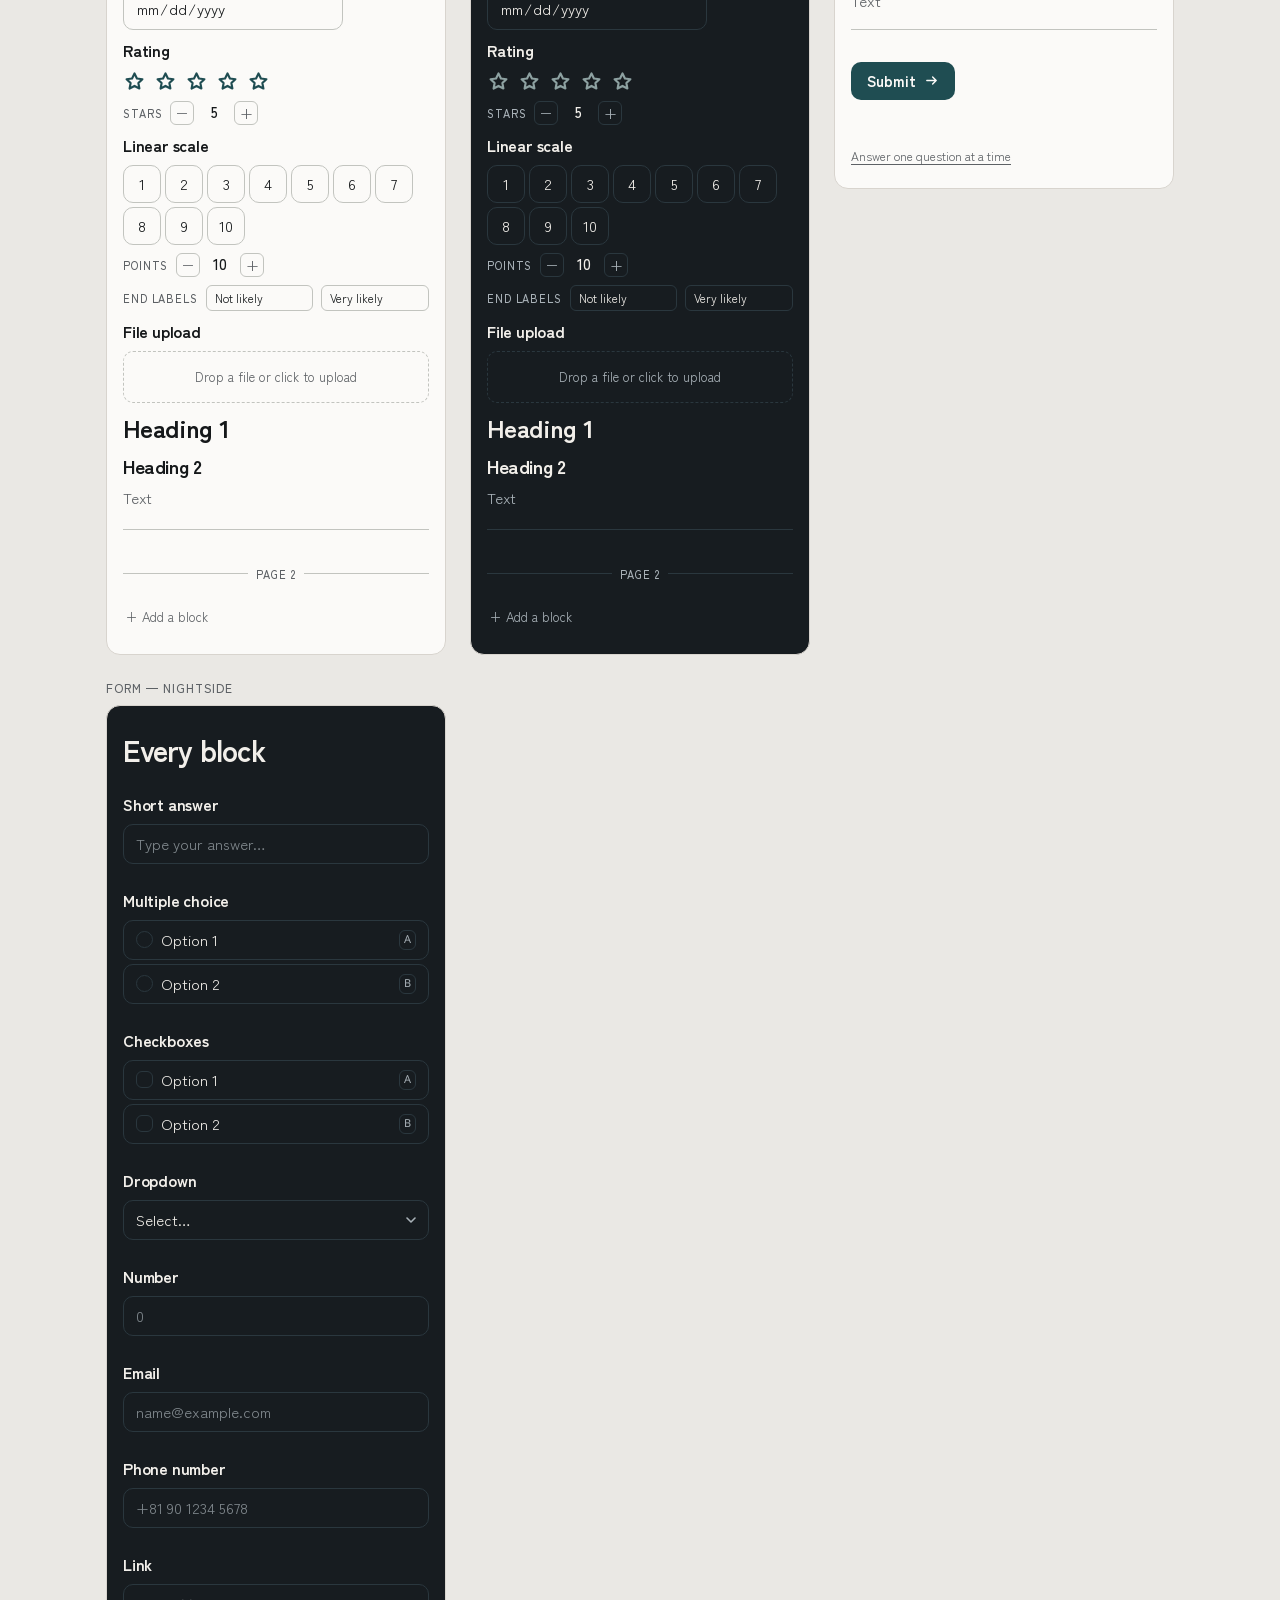
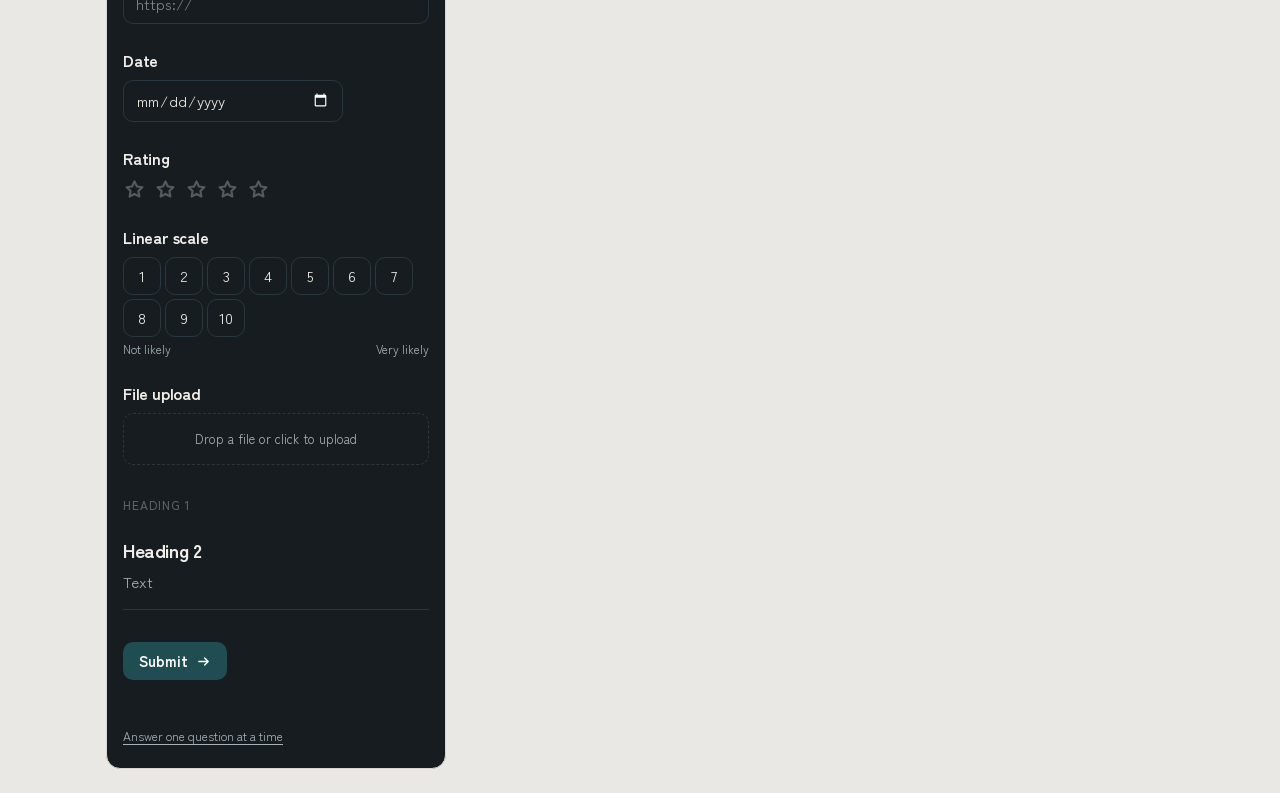
<file: states.html>
<!doctype html>
<html lang="en">
<head>
<meta charset="utf-8">
<meta name="viewport" content="width=device-width,initial-scale=1,viewport-fit=cover">
<meta name="description" content="Every block in every state, rendered by the real components.">
<title>Suisei states</title>
<link rel="icon" href="favicon.ico" sizes="32x32">
<link rel="icon" href="favicon-32.png" type="image/png" sizes="32x32">
<link rel="apple-touch-icon" href="apple-touch-icon.png">
<meta property="og:type" content="website">
<meta property="og:site_name" content="Suisei">
<meta property="og:title" content="Suisei — component states">
<meta property="og:description" content="Every component the app renders, drawn by the app itself.">
<meta property="og:url" content="https://wmcmo.github.io/suisei/states.html">
<meta property="og:image" content="https://wmcmo.github.io/suisei/card.png">
<meta property="og:image:width" content="1200">
<meta property="og:image:height" content="630">
<meta property="og:image:alt" content="The Suisei wordmark on a dark field.">
<meta name="twitter:card" content="summary_large_image">
<link rel="preconnect" href="https://fonts.gstatic.com" crossorigin>
<link rel="stylesheet" href="https://fonts.googleapis.com/css2?family=Zen+Kaku+Gothic+New:wght@400;500;700&family=Zen+Old+Mincho:wght@400;700&family=Noto+Sans+Thai:wght@400;500;700&family=Noto+Serif+Thai:wght@400;700&display=swap">
<link rel="stylesheet" href="https://fonts.googleapis.com/css2?family=Noto+Sans+JP:wght@900&text=%E6%B0%B4&display=swap">
<style>
/* Decisions only. Every rule in this file declares custom properties and
   nothing else -- that is the test for whether a line belongs here. If a
   designer would change it, it is a token; if it describes how a widget is
   wired, it goes in app.css. The build refuses to ship a colour literal or
   a raw spacing value found outside this file. */
/* base:end */

/* Layout: a fixed 52px command bar over a single scrolling stage; the stage is
   either a card grid (home), a 680px writing column (build / fill), or a full
   width data surface (responses). Form canvases carry their own token set.

   Colour is Suisei's: mercury teal against warm stone, solar for anything
   live or unsaved. Surfaces are flat and edges are real — a control is
   defined by its hairline, never by a shadow pretending to be depth. */
:root{
  /* Daylight */
  --bg:#eae8e4; --surface:#fbfaf8; --sunk:#e2dfda;
  --line:#d8d4ce; --line-2:#b9b4ac; --line-strong:#86837d;
  --fg:#15181a; --muted:#5d6165; --faint:#7a7d81;
  --accent:#1f4d52; --accent-fg:#fbfaf8; --soft:#d8e3e2;
  --ok:#1f4d52; --warn:#a85b14; --warn-soft:#f0e4d2; --danger:#a33224;
  --ui:'Zen Kaku Gothic New','Noto Sans Thai','Hiragino Sans','Yu Gothic UI',system-ui,sans-serif;
  --serif:'Zen Old Mincho','Noto Serif Thai','Hiragino Mincho ProN','Yu Mincho',Georgia,serif;
  --mono:ui-monospace,'Cascadia Mono','SFMono-Regular',Menlo,'Noto Sans Thai',monospace;
  /* the 水 of the wordmark only. Loaded as a one-glyph subset, so this costs
     about a kilobyte and never touches the text faces above. */
  --mark:'Noto Sans JP','Zen Kaku Gothic New',system-ui,sans-serif;
  --bar-h:52px;
  /* the and/or column in a logic rule — the same at every depth, or nesting
     stops lining up with itself */
  --logic-join:58px;
  --r-sm:6px; --r:9px; --r-lg:14px; --r-pill:999px;
  --on-accent:#fbfaf8; --scrim:rgba(21,24,26,.34); --shadow-sm:0 1px 2px rgba(21,24,26,.08);
  --sp-1:4px; --sp-2:8px; --sp-3:12px; --sp-4:16px; --sp-5:24px; --sp-6:32px; --sp-7:48px; --sp-8:64px;
  --shadow:0 1px 2px rgba(21,24,26,.07),0 10px 26px -14px rgba(21,24,26,.26);
}
@media (prefers-color-scheme:dark){:root:not([data-theme="light"]){
  /* Nightside */
  --bg:#171c20; --surface:#202830; --sunk:#12171b;
  --line:#2b343b; --line-2:#44505a; --line-strong:#64717a;
  --fg:#f2efea; --muted:#a9b2b8; --faint:#6c767c;
  --accent:#7fc3bd; --accent-fg:#0f1a1c; --soft:#24383c;
  --ok:#7fc3bd; --warn:#f0a35c; --warn-soft:#3a2a16; --danger:#f09287; --on-accent:#fbfaf8; --scrim:rgba(0,0,0,.5); --shadow-sm:0 1px 2px rgba(0,0,0,.35);
  --shadow:0 1px 2px rgba(0,0,0,.4),0 12px 30px -16px rgba(0,0,0,.75);
  color-scheme:dark;
}}
:root[data-theme="dark"]{
  --bg:#171c20; --surface:#202830; --sunk:#12171b;
  --line:#2b343b; --line-2:#44505a; --line-strong:#64717a;
  --fg:#f2efea; --muted:#a9b2b8; --faint:#6c767c;
  --accent:#7fc3bd; --accent-fg:#0f1a1c; --soft:#24383c;
  --ok:#7fc3bd; --warn:#f0a35c; --warn-soft:#3a2a16; --danger:#f09287; --on-accent:#fbfaf8; --scrim:rgba(0,0,0,.5); --shadow-sm:0 1px 2px rgba(0,0,0,.35);
  --shadow:0 1px 2px rgba(0,0,0,.4),0 12px 30px -16px rgba(0,0,0,.75);
  color-scheme:dark;
}
/* A forced sheet also forces the UA's own widgets — scrollbars, selects,
   date pickers — so they don't arrive in the opposite theme. */
.canvasform[data-bg="light"]{--f-bg:#fbfaf8;--f-fg:#15181a;--f-neutral-line:#d8d4ce;--f-soft:#e2dfda;--f-muted:#5d6165;--f-wash:var(--f-wash-light);--f-shadow:var(--f-shadow-light);color-scheme:light}
.canvasform[data-bg="dark"]{--f-bg:#171c20;--f-fg:#f2efea;--f-neutral-line:#2b343b;--f-soft:#12171b;--f-muted:#a9b2b8;--f-wash:var(--f-wash-dark);--f-shadow:var(--f-shadow-dark);--f-caret:url("data:image/svg+xml;charset=UTF-8,%3Csvg xmlns='http://www.w3.org/2000/svg' width='10' height='6' viewBox='0 0 10 6'%3E%3Cpath d='M1 1l4 4 4-4' fill='none' stroke='%23a9b2b8' stroke-width='1.6' stroke-linecap='round' stroke-linejoin='round'/%3E%3C/svg%3E");color-scheme:dark}
/* The accent is picked by whoever built the form, so it can be a deep colour
   that disappears as text on a dark sheet. Fills keep the chosen colour;
   text and small marks take a lifted version of it. */
.canvasform[data-bg="dark"],
:root[data-theme="dark"] .canvasform[data-bg="auto"]{--f-accent-text:color-mix(in srgb,var(--f-accent) 48%,#f2efea);--f-wash:var(--f-wash-dark);--f-shadow:var(--f-shadow-dark);--f-caret:url("data:image/svg+xml;charset=UTF-8,%3Csvg xmlns='http://www.w3.org/2000/svg' width='10' height='6' viewBox='0 0 10 6'%3E%3Cpath d='M1 1l4 4 4-4' fill='none' stroke='%23a9b2b8' stroke-width='1.6' stroke-linecap='round' stroke-linejoin='round'/%3E%3C/svg%3E")}
@media (prefers-color-scheme:dark){:root:not([data-theme="light"]) .canvasform[data-bg="auto"]{--f-accent-text:color-mix(in srgb,var(--f-accent) 48%,#f2efea);--f-wash:var(--f-wash-dark);--f-shadow:var(--f-shadow-dark);--f-caret:url("data:image/svg+xml;charset=UTF-8,%3Csvg xmlns='http://www.w3.org/2000/svg' width='10' height='6' viewBox='0 0 10 6'%3E%3Cpath d='M1 1l4 4 4-4' fill='none' stroke='%23a9b2b8' stroke-width='1.6' stroke-linecap='round' stroke-linejoin='round'/%3E%3C/svg%3E")}}

/* The form sheet carries its own set, so a form can be themed
   independently of the app around it. */
.canvasform{--f-bg:var(--surface);--f-fg:var(--fg);--f-neutral-line:var(--line);--f-soft:var(--sunk);--f-muted:var(--muted);--f-wash:var(--f-wash-light);--f-accent:#1f4d52;--f-accent-text:var(--f-accent);--f-r:9px;--f-font:var(--ui);
  /* The accent used to paint one thing while every tint around it stayed the
     teal it was born with, so changing the swatch barely changed the form.
     The wash is now mixed from whatever the accent is: more of it on a dark
     sheet, where 14% of anything disappears. */
  /* opacity on a coloured element invents a colour no token defines — it is
     whatever happens to be behind it. This is the quiet step of --f-muted,
     mixed on purpose. */
  --f-faint:color-mix(in srgb,var(--f-muted) 58%,var(--f-bg));
  /* the rest of the muted scale, each one an opacity that used to be applied
     in app.css and so came out a different colour on every surface */
  --f-hint:color-mix(in srgb,var(--f-muted) 72%,var(--f-bg));
  --f-ghost:color-mix(in srgb,var(--f-muted) 42%,var(--f-bg));
  /* --shadow belongs to the app and flips with the app's theme, so a form
     forced light inside a dark app was lit from the wrong side. The sheet
     carries its own, the way it carries its own wash. */
  --f-shadow-light:0 1px 2px rgba(21,24,26,.07),0 10px 26px -14px rgba(21,24,26,.26);
  --f-shadow-dark:0 1px 2px rgba(0,0,0,.4),0 12px 30px -16px rgba(0,0,0,.75);
  --f-shadow:var(--f-shadow-light);
  --f-wash-light:color-mix(in srgb,var(--f-accent) 14%,var(--f-bg));
  --f-wash-dark:color-mix(in srgb,var(--f-accent) 40%,var(--f-bg));
  /* The wash follows the accent but the borders were a fixed warm grey, so a
     cool accent put cool tint behind warm lines and the two read as different
     families. A neutral carrying a trace of the accent belongs to it. */
  --f-line:color-mix(in srgb,var(--f-accent) 12%,var(--f-neutral-line));
  /* A native select draws its own arrow wherever the platform likes, which
     is not where our padding ends. Ours is an image, so it sits where we
     put it. The colour has to be baked into the URL — a data URI cannot
     read currentColor — which is exactly why it is declared here. */
  --f-caret:url("data:image/svg+xml;charset=UTF-8,%3Csvg xmlns='http://www.w3.org/2000/svg' width='10' height='6' viewBox='0 0 10 6'%3E%3Cpath d='M1 1l4 4 4-4' fill='none' stroke='%235d6165' stroke-width='1.6' stroke-linecap='round' stroke-linejoin='round'/%3E%3C/svg%3E")}

/* Type. Nine steps, each carrying its own line-height, replacing the
   twenty sizes that were picked one rule at a time. Sizes only -- the
   family stays separate so a form can set its own. */
:root{
  --fs-display: 30px;  --lh-display: 38px;
  --fs-h1:      25px;  --lh-h1:      32px;
  --fs-h2:      19px;  --lh-h2:      26px;
  --fs-figure:  24px;  --lh-figure:  28px;
  --fs-ask:     16px;  --lh-ask:     24px;
  --fs-body:    15px;  --lh-body:    22px;
  --fs-label:   13px;  --lh-label:   18px;
  --fs-caption: 12px;  --lh-caption: 16px;
  --fs-micro:   11px;  --lh-micro:   16px;
}
</style>
<style>
/* base:start — supplied by the artifact host; scripts/for-artifact.mjs strips it */
:root{color-scheme:light;padding-top:env(safe-area-inset-top,0px);padding-bottom:env(safe-area-inset-bottom,0px)}
img{max-width:100%}
[hidden]{display:none!important}
*{box-sizing:border-box}
html,body{height:100%}
body{margin:0;background:var(--bg);color:var(--fg);font-family:var(--ui);font-size:var(--fs-body);line-height:var(--lh-body);line-height:1.5;-webkit-font-smoothing:antialiased}
body::before{content:"";position:fixed;inset:0 0 auto;height:env(safe-area-inset-top,0px);background:var(--surface);z-index:40}
/* padding too: without it every button keeps the browser's own 1px 6px, and
   a fixed-size icon button ends up with 10px of content box for a 15px icon,
   which grid then pushes against the left edge. The gutter handle sat 5px
   right of centre because of this. */
button{font:inherit;color:inherit;background:none;border:0;padding:0;cursor:pointer}
input,textarea,select{font:inherit;color:inherit}
h1,h2,h3{margin:0;text-wrap:balance}
svg{display:block}
::selection{background:var(--soft)}
:focus-visible{outline:2px solid var(--accent);outline-offset:2px;border-radius:var(--r-sm)}

/* ---------- command bar ---------- */
.bar{position:sticky;top:env(safe-area-inset-top,0px);z-index:30;display:flex;align-items:center;gap:var(--sp-2);height:var(--bar-h);
  background:var(--surface);border-bottom:1px solid var(--line);
  padding-left:max(var(--sp-3),env(safe-area-inset-left,0px));padding-right:max(var(--sp-3),env(safe-area-inset-right,0px))}
/* an anchor with no colour of its own gets the browser's visited purple */
.mark{display:flex;align-items:center;gap:var(--sp-2);font-weight:700;letter-spacing:-.02em;text-decoration:none;color:inherit}
.mark i{display:grid;place-items:center;width:22px;height:22px;border-radius:var(--r-sm);background:var(--accent);color:var(--accent-fg);font-style:normal;font-size:var(--fs-label);line-height:var(--lh-label);
  font-family:var(--mark);font-weight:900}
.crumb{display:flex;align-items:center;gap:var(--sp-2);min-width:0;flex:1}
.crumb .sep{color:var(--faint)}
.crumb input{min-width:0;flex:1;max-width:320px;background:none;border:1px solid transparent;border-radius:var(--r-sm);padding:var(--sp-1) var(--sp-2);font-weight:500}
.crumb input:hover{border-color:var(--line)}
.crumb input:focus{border-color:var(--accent);outline:none}
.seg{display:flex;gap:2px;background:var(--sunk);border-radius:var(--r);padding:var(--sp-1)}
.seg button{padding:var(--sp-1) var(--sp-3);border-radius:var(--r-sm);font-size:var(--fs-label);line-height:var(--lh-label);font-weight:500;color:var(--muted)}
.seg button[aria-selected="true"]{background:var(--surface);color:var(--fg);box-shadow:var(--shadow-sm)}
.tools{display:flex;align-items:center;gap:var(--sp-1)}
.btn{display:inline-flex;align-items:center;gap:var(--sp-1);padding:var(--sp-1) var(--sp-3);border-radius:var(--r);font-size:var(--fs-label);line-height:var(--lh-label);font-weight:500;color:var(--muted);white-space:nowrap}
.btn:hover{background:var(--sunk);color:var(--fg)}
.btn.primary{background:var(--accent);color:var(--accent-fg)}
.btn.primary:hover{background:var(--accent);filter:brightness(1.08)}
.btn.ghost{border:1px solid var(--line);color:var(--fg)}
.btn[disabled]{opacity:.45;pointer-events:none}
.pill{font-weight:500;font-size:var(--fs-micro);line-height:var(--lh-micro);padding:2px var(--sp-2);border-radius:var(--r-pill);background:var(--sunk);color:var(--muted)}
.pill.live{background:var(--soft);color:var(--accent)}
@media(max-width:720px){.hide-sm{display:none}}

/* ---------- stage ---------- */
.stage{padding-bottom:var(--sp-8)}
/* a form fills the screen on its own: its own padding is the breathing room,
   and the stage's would push a short form into a scroll it does not need */
.stage:has(>.canvasform){padding-bottom:0}
/* a form fills the screen under the bar. dvh tracks a phone browser's own
   chrome as it collapses; the vh line above it is the fallback, not a rounding */
.stage>.canvasform{min-height:calc(100vh - var(--bar-h));min-height:calc(100dvh - var(--bar-h))}
.wrap{max-width:1100px;margin:0 auto;padding-left:max(var(--sp-4),env(safe-area-inset-left,0px));padding-right:max(var(--sp-4),env(safe-area-inset-right,0px));padding-block:var(--sp-5)}
.lede{display:flex;align-items:flex-end;justify-content:space-between;gap:var(--sp-4);flex-wrap:wrap;margin-bottom:var(--sp-4)}
.lede h1{font-size:var(--fs-h1);line-height:var(--lh-h1);letter-spacing:-.025em}
.lede p{margin:var(--sp-1) 0 0;color:var(--muted);font-size:var(--fs-body);line-height:var(--lh-body)}
.grid{display:grid;grid-template-columns:repeat(auto-fill,minmax(236px,1fr));gap:var(--sp-3)}
.card{min-width:0;text-align:left;background:var(--surface);border:1px solid var(--line);border-radius:var(--r-lg);padding:var(--sp-4) var(--sp-4) var(--sp-3);display:flex;flex-direction:column;gap:var(--sp-2);transition:border-color .15s,transform .15s}
.card:hover{border-color:var(--line-2);transform:translateY(-1px)}
.card h3{font-size:var(--fs-body);line-height:var(--lh-body);font-weight:600;letter-spacing:-.01em;overflow:hidden;text-overflow:ellipsis;white-space:nowrap}
.card .meta{display:flex;align-items:center;gap:var(--sp-2);font-size:var(--fs-caption);line-height:var(--lh-caption);color:var(--muted);font-variant-numeric:tabular-nums}
.card .strip{height:4px;border-radius:var(--r-pill);background:var(--sunk);overflow:hidden}
.card .strip i{display:block;height:100%;background:var(--accent)}
.card .row{display:flex;align-items:center;justify-content:space-between;gap:var(--sp-2)}
.card .x{opacity:0;padding:2px var(--sp-1);border-radius:var(--r-sm);font-size:var(--fs-caption);line-height:var(--lh-caption);color:var(--muted)}
.card:hover .x{opacity:1}
.card .x:hover{background:var(--sunk);color:var(--warn)}
.new{border:1px dashed var(--line-2);background:none;align-items:flex-start;justify-content:center;color:var(--muted);min-height:116px}
.new:hover{border-color:var(--accent);color:var(--accent)}
.tpl{display:flex;gap:var(--sp-2);flex-wrap:wrap;margin-top:var(--sp-2)}
.tpl button{display:flex;align-items:center;gap:var(--sp-2);padding:var(--sp-2) var(--sp-3);border:1px solid var(--line);border-radius:var(--r-pill);font-size:var(--fs-label);line-height:var(--lh-label);background:var(--surface)}
.tpl button:hover{border-color:var(--accent);color:var(--accent)}
.empty{border:1px dashed var(--line-2);border-radius:var(--r-lg);padding:var(--sp-6) var(--sp-5);text-align:center;color:var(--muted)}
.empty strong{display:block;color:var(--fg);font-size:var(--fs-ask);line-height:var(--lh-ask);margin-bottom:var(--sp-1)}

/* ---------- form canvas (shared by builder + fill) ---------- */
/* position: the drop line is a child of the form, so that it inherits the
   form's own accent — on the body it had none and drew in nothing */
.canvasform{position:relative;background:var(--f-bg);color:var(--f-fg);font-family:var(--f-font)}
.canvasform[data-align="center"] .col{text-align:center}
.canvasform[data-align="center"] .opt{justify-content:center}
.col{max-width:680px;margin:0 auto;padding-left:max(var(--sp-4),env(safe-area-inset-left,0px));padding-right:max(var(--sp-4),env(safe-area-inset-right,0px));padding-block:var(--sp-7) var(--sp-8)}
.ftitle{font-size:var(--fs-display);line-height:var(--lh-display);font-weight:700;letter-spacing:-.03em;width:100%;background:none;border:0;resize:none;font-family:inherit;color:inherit;padding:0;overflow:hidden}
.ftitle::placeholder{color:var(--f-faint);opacity:1}
.ftitle:focus{outline:none}

/* ---------- builder blocks ---------- */
.blocks{margin-top:var(--sp-5);display:flex;flex-direction:column}
.blk{position:relative;padding:var(--sp-1) 0;border-radius:var(--r)}
/* Selection is a tint, not an outline — a box drawn in the accent reads as a
   hard black rule at this weight. The spread bleeds it past the text column
   without moving anything. */
.blk.sel{background:var(--f-wash);box-shadow:0 0 0 7px var(--f-wash)}
/* the grip owns the gesture: touch-action stops the page scrolling under a
   finger that is dragging a block */
.grip{touch-action:none;cursor:grab}
.grip:active{cursor:grabbing}
.blk.dragging{background:var(--f-wash)}
.dropline{position:absolute;z-index:40;height:2px;background:var(--f-accent);border-radius:2px;pointer-events:none}
.blk .gutter{position:absolute;left:-54px;top:7px;display:flex;gap:2px;opacity:0;transition:opacity .12s}
.blk:hover .gutter,.blk.sel .gutter{opacity:1}
.gutter button{width:22px;height:22px;display:grid;place-items:center;border-radius:var(--r-sm);color:var(--f-muted)}
.gutter button:hover{background:var(--f-soft);color:var(--f-fg)}
@media(max-width:820px){
  /* There is no hover on a touch screen, so the gutter cannot appear on one —
     but putting it above every block turns the page into a column of
     toolbars. It belongs to the block being worked on, the same as on a wide
     screen, where hover plays that part. */
  .blk .gutter{position:static;display:none;opacity:1;margin-bottom:2px}
  .blk.sel .gutter{display:flex}
}
.lbl{width:100%;background:none;border:0;resize:none;overflow:hidden;font-family:inherit;color:inherit;padding:0;font-size:var(--fs-ask);line-height:var(--lh-ask);font-weight:600;letter-spacing:-.012em}
.lbl:focus{outline:none}
.lbl::placeholder{color:var(--f-faint);opacity:1;font-weight:500}
.blk[data-type="h1"] .lbl{font-size:var(--fs-h1);line-height:var(--lh-h1);font-weight:700;letter-spacing:-.025em}
.blk[data-type="h2"] .lbl{font-size:var(--fs-h2);line-height:var(--lh-h2);font-weight:700;letter-spacing:-.02em}
.blk[data-type="text"] .lbl{font-size:var(--fs-body);line-height:var(--lh-body);font-weight:400;color:var(--f-muted)}
.req{color:var(--danger);font-weight:600;margin-left:var(--sp-1)}
.field{margin-top:var(--sp-2)}
.fi{width:100%;background:var(--f-bg);border:1px solid var(--f-line);border-radius:var(--f-r);padding:var(--sp-2) var(--sp-3);font-size:var(--fs-body);line-height:var(--lh-body);font-family:inherit;color:inherit}
/* opacity:1 is a reset, not a colour: Firefox fades every ::placeholder to
   about .54 by itself, and that would land on top of the token */
.fi::placeholder{color:var(--f-hint);opacity:1}
.fi:focus{outline:none;border-color:var(--f-accent-text);box-shadow:0 0 0 3px var(--f-wash)}
textarea.fi{resize:vertical;min-height:76px;line-height:1.5}
select.fi{height:40px;background-color:var(--f-bg)}
.opts{display:flex;flex-direction:column;gap:var(--sp-1)}
.opt{display:flex;align-items:center;gap:var(--sp-2);padding:var(--sp-2) var(--sp-3);border:1px solid var(--f-line);border-radius:var(--f-r);background:var(--f-bg);min-width:0}
.opt .mk{flex:none;width:17px;height:17px;border:1.5px solid var(--f-line);border-radius:50%;display:grid;place-items:center}
.opt.sq .mk{border-radius:var(--r-sm)}
.opt input{flex:1;min-width:0;background:none;border:0;padding:0;font-family:inherit;font-size:var(--fs-body);line-height:var(--lh-body)}
.opt input:focus{outline:none}
.opt .k{font-family:var(--mono);font-size:var(--fs-micro);line-height:var(--lh-micro);color:var(--f-muted);border:1px solid var(--f-line);border-radius:var(--r-sm);padding:1px var(--sp-1)}
.opt .rm{color:var(--f-muted);opacity:0;padding:0 2px}
.opt:hover .rm{opacity:1}
.addopt{align-self:flex-start;font-size:var(--fs-label);line-height:var(--lh-label);color:var(--f-muted);padding:var(--sp-1) 2px}
.addopt:hover{color:var(--f-accent-text)}
.stars{display:flex;gap:var(--sp-2);align-items:center}
.stars svg{width:23px;height:23px}
.stars button,.stars span{color:var(--f-ghost);transition:color .12s}
.stars button:hover{color:var(--f-hint)}
.stars .on{color:var(--f-accent-text)}
.scale{display:flex;gap:var(--sp-1);flex-wrap:wrap}
.scale button,.scale span{min-width:38px;height:38px;display:grid;place-items:center;border:1px solid var(--f-line);border-radius:var(--f-r);font-variant-numeric:tabular-nums;font-size:var(--fs-body);line-height:var(--lh-body)}
.scale .on{background:var(--f-accent);border-color:var(--f-accent);color:var(--on-accent)}
.scale-ends{display:flex;justify-content:space-between;gap:var(--sp-2);margin-top:var(--sp-1);font-size:var(--fs-caption);line-height:var(--lh-caption);color:var(--f-muted)}
.scale-ends input{background:none;border:0;font-family:inherit;font-size:var(--fs-caption);line-height:var(--lh-caption);width:46%}
.scale-ends input:last-child{text-align:right}
.scale-ends input:focus{outline:none}
.drop{border:1.5px dashed var(--f-line);border-radius:var(--f-r);padding:var(--sp-4);text-align:center;color:var(--f-muted);font-size:var(--fs-label);line-height:var(--lh-label)}
.rule{height:1px;background:var(--f-line);margin:var(--sp-3) 0}
.logic{position:relative;display:flex;flex-direction:column;gap:var(--sp-2);margin:var(--sp-3) 0 var(--sp-1);padding:var(--sp-4);padding-right:var(--sp-6);border:1px solid var(--f-line);border-radius:var(--f-r);background:var(--f-soft)}
/* Every row is the same two columns at every depth: the joiner, then the
   condition. A nested group used to be a bordered box with padding of its
   own, so each level cost the joiner twice over and opened with an empty
   cell. It is a rail now — the indent is the rail, the alignment is the
   column, and the two stop fighting. */
.crow{display:flex;align-items:center;gap:var(--sp-2);min-width:0}
.crow:has(>.cgroup){align-items:flex-start}
.crow>.join{flex:none;width:var(--logic-join);text-align:right}
.crow:has(>.cgroup)>.join{margin-top:var(--sp-2)}
.crow>select.join{width:var(--logic-join);text-align:left;padding-left:var(--sp-1)}
.cond{display:flex;flex-wrap:wrap;align-items:center;gap:var(--sp-2);flex:1;min-width:0}
.cgroup{position:relative;flex:1;min-width:0;display:flex;flex-direction:column;gap:var(--sp-2);
  padding:var(--sp-2) var(--sp-6) var(--sp-2) var(--sp-3);
  border-left:2px solid var(--f-line);border-radius:0 var(--r-sm) var(--r-sm) 0;background:var(--f-bg)}
.cadd{display:flex;align-items:center;gap:var(--sp-2);flex-wrap:wrap}
.cadd>button[data-act^="add-"]{font-size:var(--fs-micro);line-height:var(--lh-micro);color:var(--f-muted);padding:var(--sp-1) var(--sp-2);border-radius:var(--r-sm)}
.cadd>button[data-act^="add-"]:hover{color:var(--f-accent-text)}
.chips-in{display:flex;align-items:center;gap:var(--sp-1);flex-wrap:wrap;min-width:0}
.chip{display:inline-flex;align-items:center;gap:var(--sp-1);background:var(--f-bg);color:var(--f-fg);
  border:1px solid var(--f-line);border-radius:var(--r-sm);padding:0 var(--sp-2);height:30px;
  font-size:var(--fs-label);line-height:var(--lh-label)}
.chip button{color:var(--f-muted);line-height:1}
.chip button:hover{color:var(--f-fg)}
/* both removes live in one right-hand column instead of stepping diagonally */

.logic .then{margin-top:var(--sp-1)}
.logic .lg{font-weight:500;font-size:var(--fs-micro);line-height:var(--lh-micro);text-transform:uppercase;letter-spacing:.08em;color:var(--f-muted)}
.logic select,.logic input{height:30px;background:var(--f-bg);border:1px solid var(--f-line);border-radius:var(--r-sm);padding:0 var(--sp-2);font-size:var(--fs-label);line-height:var(--lh-label);font-family:inherit;max-width:168px;min-width:0;color:inherit}
/* our caret, placed against our own padding instead of the platform's */
.logic select,select.fi{appearance:none;-webkit-appearance:none;
  background-image:var(--f-caret);background-repeat:no-repeat;background-position:right var(--sp-2) center;
  padding-right:var(--sp-5)}
.crow>select.join{padding-right:var(--sp-4)}
/* a taller control wants the caret a little further in */
select.fi{background-position:right var(--sp-3) center;padding-right:var(--sp-6)}

/* The dropdown's list used to be the operating system's: a blue highlight and
   a system font in the middle of a themed form, and nothing CSS could reach.
   base-select hands it over while the element stays a real <select>, so the
   keyboard, the semantics and the phone's own picker are all still the
   browser's. Where it is not supported the whole block is skipped and the
   native list appears exactly as before, so this adds no fallback to keep.

   The form's dropdown only. The editor's own selects carry optgroups, which
   want their own treatment, and they are not on the themed sheet. */
@supports (appearance: base-select){
  select.fi, select.fi::picker(select){appearance:base-select}
  /* the browser supplies ::picker-icon once it owns the popup, so the caret
     we paint ourselves would be a second one beside it */
  select.fi{background-image:none;padding-right:var(--sp-3)}
  /* the browser's own mark is a solid triangle; every other select in the app
     wears the chevron from --f-caret, which already carries its theme's colour */
  select.fi::picker-icon{content:var(--f-caret);width:10px;height:6px;transition:rotate .14s ease}
  select.fi:open::picker-icon{rotate:180deg}
  select.fi::picker(select){
    background:var(--f-bg);color:var(--f-fg);
    border:1px solid var(--f-line);border-radius:var(--f-r);
    padding:var(--sp-1);margin-block-start:var(--sp-1);
    box-shadow:var(--f-shadow);font-family:inherit}
  select.fi option{
    display:flex;align-items:center;gap:var(--sp-2);
    padding:var(--sp-2) var(--sp-3);border-radius:var(--r-sm);
    font-size:var(--fs-body);line-height:var(--lh-body)}
  select.fi option:hover{background:var(--f-soft)}
  select.fi option:checked{background:var(--f-wash);color:var(--f-accent-text);font-weight:500}
  /* the tint carries the selected state; the tick would sit in the text's place */
  select.fi option::checkmark{display:none}
}
.logic select:focus,.logic input:focus{outline:none;border-color:var(--f-accent)}
.logic .rm{color:var(--f-muted);padding:0 var(--sp-1)}
.logic .rm:hover{color:var(--danger)}
.logic>.rm{position:absolute;top:var(--sp-2);right:var(--sp-2)}
.cond>.rm{flex:none;margin-left:auto}
/* a group's remove deletes more than a condition's does, so it sits a step
   quieter until you reach for it */
.cgroup>.nested-rm{position:absolute;top:var(--sp-2);right:var(--sp-1);margin:0;flex:none;color:var(--f-faint)}
.hfrow{display:flex;flex-wrap:wrap;align-items:center;gap:var(--sp-2);margin-top:var(--sp-4);padding-top:var(--sp-3);border-top:1px solid var(--f-line)}
.hfrow code{font-family:var(--mono);font-size:var(--fs-micro);line-height:var(--lh-micro);background:var(--f-soft);padding:var(--sp-1) var(--sp-2);border-radius:var(--r-sm);color:var(--f-muted)}
.hfrow button{font-size:var(--fs-caption);line-height:var(--lh-caption);color:var(--f-muted)}
.hfrow button:hover{color:var(--f-accent-text)}
.hfrow .lg{font-weight:500;font-size:var(--fs-micro);line-height:var(--lh-micro);text-transform:uppercase;letter-spacing:.08em;color:var(--f-hint)}
.hf{display:flex;align-items:center;gap:var(--sp-1);margin-bottom:var(--sp-1)}
.hf code{font-family:var(--mono);font-size:var(--fs-micro);line-height:var(--lh-micro);background:var(--sunk);padding:var(--sp-1) var(--sp-2);border-radius:var(--r-sm);white-space:nowrap;max-width:118px;overflow:hidden;text-overflow:ellipsis}
.hf input{flex:1;min-width:0}
.hf .rm{color:var(--muted);padding:0 var(--sp-1)}
.hf .rm:hover{color:var(--warn)}
.pagebreak{display:flex;align-items:center;gap:var(--sp-2);margin:var(--sp-4) 0 var(--sp-1);color:var(--f-muted);font-size:var(--fs-micro);line-height:var(--lh-micro);font-weight:500;text-transform:uppercase;letter-spacing:.08em}
.pagebreak::before,.pagebreak::after{content:"";flex:1;height:1px;background:var(--f-line)}
/* The toolbar and the block menu act on the form sheet, so they take the
   sheet's tokens, not the app's. Otherwise forcing a light form under a dark
   OS floats a near-black pill over cream. */
.toolbar{position:absolute;right:0;top:-40px;z-index:5;display:flex;align-items:center;gap:2px;background:var(--f-bg);border:1px solid var(--f-line);border-radius:var(--r);padding:var(--sp-1);box-shadow:var(--shadow)}
.toolbar button{display:flex;align-items:center;gap:var(--sp-1);padding:var(--sp-1) var(--sp-2);border-radius:var(--r-sm);font-size:var(--fs-caption);line-height:var(--lh-caption);color:var(--f-muted)}
.toolbar button:hover{background:var(--f-soft);color:var(--f-fg)}
.toolbar button.on{color:var(--f-accent-text);background:var(--f-wash)}
.toolbar .div{width:1px;align-self:stretch;background:var(--f-line);margin:0 2px}

/* ---------- slash menu ---------- */
/* fixed, so it is positioned in the same coordinates the trigger reports */
.menu{position:fixed;z-index:60;width:272px;max-height:332px;overflow:auto;background:var(--f-bg);color:var(--f-fg);font-family:var(--ui);border:1px solid var(--f-line);border-radius:var(--r-lg);box-shadow:var(--shadow);padding:var(--sp-1)}
.menu .q{display:block;width:100%;background:var(--f-soft);color:inherit;border:0;border-radius:var(--r-sm);padding:var(--sp-2) var(--sp-2);font-size:var(--fs-label);line-height:var(--lh-label);margin-bottom:var(--sp-1)}
.menu .q:focus{outline:none}
.menu .grp{font-size:var(--fs-micro);line-height:var(--lh-micro);font-weight:500;text-transform:uppercase;letter-spacing:.08em;color:var(--f-muted);padding:var(--sp-2) var(--sp-2) var(--sp-1)}
.menu .it{display:flex;align-items:center;gap:var(--sp-2);width:100%;padding:var(--sp-2) var(--sp-2);border-radius:var(--r-sm);font-size:var(--fs-label);line-height:var(--lh-label);text-align:left}
.menu .it .ic{flex:none;display:grid;place-items:center;width:25px;height:25px;border-radius:var(--r-sm);background:var(--f-soft);color:var(--f-muted)}
.menu .it[aria-selected="true"]{background:var(--f-wash)}
.menu .it[aria-selected="true"] .ic{background:var(--f-accent);color:var(--on-accent)}
.menu .none{padding:var(--sp-3) var(--sp-2);color:var(--f-muted);font-size:var(--fs-label);line-height:var(--lh-label)}

/* ---------- panels / overlays ---------- */
.scrim{position:fixed;inset:0;z-index:50;background:var(--scrim)}
.panel{position:fixed;z-index:55;top:calc(60px + env(safe-area-inset-top,0px));right:max(14px,env(safe-area-inset-right,0px));width:min(330px,calc(100vw - 28px));max-height:min(74vh,620px);overflow:auto;
  background:var(--surface);border:1px solid var(--line);border-radius:var(--r-lg);box-shadow:var(--shadow);padding:var(--sp-4)}
.panel h4{margin:0 0 var(--sp-3);font-size:var(--fs-ask);line-height:var(--lh-ask);font-weight:600}
.panel .fld{margin-bottom:var(--sp-3)}
.panel label{display:block;font-size:var(--fs-micro);line-height:var(--lh-micro);font-weight:500;text-transform:uppercase;letter-spacing:.07em;color:var(--muted);margin-bottom:var(--sp-1)}
.panel input[type=text]{width:100%;background:var(--sunk);border:1px solid transparent;border-radius:var(--r);padding:var(--sp-2) var(--sp-2);font-size:var(--fs-body);line-height:var(--lh-body)}
.panel input[type=text]:focus{outline:none;border-color:var(--accent)}
.swatches{display:flex;gap:var(--sp-2);flex-wrap:wrap}
.swatches button{width:26px;height:26px;border-radius:50%;border:2px solid transparent}
.swatches button[aria-pressed="true"]{border-color:var(--fg)}
/* the native picker, shrunk to look like one more swatch */
.swatches input[type="color"]{width:26px;height:26px;padding:0;border:1px dashed var(--line-2);border-radius:50%;background:none;cursor:pointer}
.swatches input[type="color"]::-webkit-color-swatch-wrapper{padding:0}
.swatches input[type="color"]::-webkit-color-swatch{border:0;border-radius:50%}
.swatches input[type="color"]::-moz-color-swatch{border:0;border-radius:50%}
.chips{display:flex;gap:var(--sp-1);flex-wrap:wrap}
.chips button{padding:var(--sp-1) var(--sp-2);border:1px solid var(--line);border-radius:var(--r);font-size:var(--fs-label);line-height:var(--lh-label)}
.chips button[aria-pressed="true"]{border-color:var(--accent);background:var(--soft);color:var(--accent)}
.link{display:flex;gap:var(--sp-1);align-items:center}
.link code{flex:1;min-width:0;overflow:auto;white-space:nowrap;background:var(--sunk);border-radius:var(--r);padding:var(--sp-2) var(--sp-2);font-family:var(--mono);font-size:var(--fs-caption);line-height:var(--lh-caption)}
.note{font-size:var(--fs-caption);line-height:var(--lh-caption);color:var(--muted);line-height:1.5}

/* ---------- fill ---------- */
.progress{position:sticky;top:calc(52px + env(safe-area-inset-top,0px));z-index:20;height:3px;background:var(--f-soft)}
.progress i{display:block;height:100%;background:var(--f-accent);transition:width .3s}
.q{margin-bottom:var(--sp-5)}
.q .ql{font-size:var(--fs-ask);line-height:var(--lh-ask);font-weight:600;letter-spacing:-.012em;margin-bottom:var(--sp-2)}
.q.bad .fi,.q.bad .opt{border-color:var(--danger)}
.q .err{color:var(--danger);font-size:var(--fs-caption);line-height:var(--lh-caption);margin-top:var(--sp-1)}
.opt.pick{border-color:var(--f-accent);background:var(--f-soft)}
.opt.pick .mk{border-color:var(--f-accent);background:var(--f-accent);color:var(--on-accent)}
button.opt{width:100%;text-align:left;font-size:var(--fs-body);line-height:var(--lh-body)}
.nav{display:flex;align-items:center;gap:var(--sp-2);margin-top:var(--sp-6)}
.submit{display:inline-flex;align-items:center;gap:var(--sp-2);background:var(--f-accent);color:var(--on-accent);border-radius:var(--f-r);padding:var(--sp-2) var(--sp-4);font-weight:600;font-size:var(--fs-body);line-height:var(--lh-body)}
.submit:hover{filter:brightness(1.08)}
.back{color:var(--f-muted);font-size:var(--fs-label);line-height:var(--lh-label);padding:var(--sp-2)}
.done{text-align:center;padding:var(--sp-8) 0}
.done .tick{width:48px;height:48px;margin:0 auto var(--sp-4);border-radius:50%;background:var(--f-accent);color:var(--on-accent);display:grid;place-items:center}
.done h2{font-size:var(--fs-h1);line-height:var(--lh-h1);letter-spacing:-.02em}
.done p{color:var(--f-muted);margin:var(--sp-2) 0 var(--sp-5)}
.badge{position:fixed;right:14px;bottom:14px;z-index:10;font-size:var(--fs-micro);line-height:var(--lh-micro);font-family:var(--mono);background:var(--surface);border:1px solid var(--line);border-radius:var(--r-pill);padding:var(--sp-1) var(--sp-3);color:var(--muted);text-decoration:none}
.badge:hover{color:var(--accent);border-color:var(--accent)}

/* ---------- responses ---------- */
.stats{display:grid;grid-template-columns:repeat(auto-fit,minmax(148px,1fr));gap:var(--sp-2);margin-bottom:var(--sp-4)}
.stat{background:var(--surface);border:1px solid var(--line);border-radius:var(--r-lg);padding:var(--sp-3) var(--sp-3)}
.stat b{display:block;font-size:var(--fs-figure);line-height:var(--lh-figure);font-weight:600;letter-spacing:-.02em;font-variant-numeric:tabular-nums}
.stat span{font-size:var(--fs-micro);line-height:var(--lh-micro);font-weight:500;text-transform:uppercase;letter-spacing:.07em;color:var(--muted)}
.breakdown{display:grid;grid-template-columns:repeat(auto-fit,minmax(252px,1fr));gap:var(--sp-3);margin-bottom:var(--sp-5)}
.bd{background:var(--surface);border:1px solid var(--line);border-radius:var(--r-lg);padding:var(--sp-3)}
.bd h4{margin:0 0 var(--sp-2);font-size:var(--fs-label);line-height:var(--lh-label);font-weight:600}
.bd .r{display:grid;grid-template-columns:1fr auto;gap:var(--sp-1) var(--sp-2);align-items:center;margin-bottom:var(--sp-2);font-size:var(--fs-label);line-height:var(--lh-label)}
.bd .r span{overflow:hidden;text-overflow:ellipsis;white-space:nowrap;color:var(--muted)}
.bd .r b{font-variant-numeric:tabular-nums;font-weight:500}
.bd .track{grid-column:1/-1;height:5px;border-radius:var(--r-pill);background:var(--sunk);overflow:hidden}
.bd .track i{display:block;height:100%;background:var(--accent)}
.tablewrap{overflow-x:auto;background:var(--surface);border:1px solid var(--line);border-radius:var(--r-lg)}
table{border-collapse:collapse;width:100%;font-size:var(--fs-label);line-height:var(--lh-label)}
th,td{text-align:left;padding:var(--sp-2) var(--sp-3);border-bottom:1px solid var(--line);vertical-align:top;white-space:nowrap;max-width:280px;overflow:hidden;text-overflow:ellipsis}
/* the remove sits in its own column at the end, out of the way until the row
   is under the cursor. This table is app chrome, not a form sheet, so it takes
   the app's tokens rather than the --f-* ones. Sticky, because a form with a
   dozen questions is wider than the screen and the column would otherwise be
   a horizontal scroll away. */
td.act,th:last-child{position:sticky;right:0;z-index:1;width:1%;text-align:right;background:var(--surface);border-left:1px solid var(--line)}
.subrow{cursor:pointer}
.subrow:hover td{background:var(--sunk)}

/* one response, read as a page rather than a row */
.subsheet{position:fixed;z-index:55;left:50%;top:50%;translate:-50% -50%;
  width:min(620px,calc(100vw - 28px));max-height:min(80vh,760px);
  display:flex;flex-direction:column;overflow:hidden;
  background:var(--surface);border:1px solid var(--line);border-radius:var(--r-lg);box-shadow:var(--shadow)}
.subhead{display:flex;align-items:center;gap:var(--sp-3);padding:var(--sp-3) var(--sp-4);border-bottom:1px solid var(--line)}
.subhead>div:first-child{flex:1;min-width:0}
.sub-of{display:block;color:var(--muted);font-size:var(--fs-micro);line-height:var(--lh-micro)}
.subnav{display:flex;gap:var(--sp-1);flex:none}
.subnav .btn{padding:var(--sp-1) var(--sp-3)}
.subbody{overflow:auto;padding:var(--sp-4);display:flex;flex-direction:column;gap:var(--sp-4)}
.sf{display:grid;gap:var(--sp-1)}
.sl{font-size:var(--fs-micro);line-height:var(--lh-micro);text-transform:uppercase;letter-spacing:.08em;color:var(--muted)}
/* pre-wrap and anywhere: the table truncates, this is the place that does not */
.sv{font-size:var(--fs-body);line-height:var(--lh-body);white-space:pre-wrap;overflow-wrap:anywhere}
.sv.none{color:var(--faint)}
.sv code{font-family:var(--mono);font-size:var(--fs-micro);line-height:var(--lh-micro);background:var(--sunk);padding:var(--sp-1) var(--sp-2);border-radius:var(--r-sm)}
.subfoot{padding:var(--sp-3) var(--sp-4);border-top:1px solid var(--line);display:flex;justify-content:flex-end}
.rowrm{opacity:0;color:var(--muted);padding:var(--sp-1) var(--sp-2);border-radius:var(--r-sm);font-size:var(--fs-micro);line-height:var(--lh-micro)}
tr:hover .rowrm,.rowrm:focus-visible{opacity:1}
.rowrm:hover{background:var(--soft);color:var(--danger)}
th{font-size:var(--fs-micro);line-height:var(--lh-micro);font-weight:500;text-transform:uppercase;letter-spacing:.06em;color:var(--muted);font-weight:400;position:sticky;top:0;background:var(--surface)}
tbody tr:last-child td{border-bottom:0}
tbody tr:hover{background:var(--sunk)}
td.when{color:var(--muted);font-variant-numeric:tabular-nums}
.toast{position:fixed;left:50%;bottom:24px;transform:translateX(-50%);z-index:70;background:var(--fg);color:var(--bg);padding:var(--sp-2) var(--sp-4);border-radius:var(--r-pill);font-size:var(--fs-label);line-height:var(--lh-label);box-shadow:var(--shadow)}
@media (prefers-reduced-motion:reduce){*{transition:none!important;animation:none!important}}

/* text blocks in the filled form, and the one-question runner */
.ftitle-read{font-size:var(--fs-display);line-height:var(--lh-display);font-weight:700;letter-spacing:-.03em;margin:0 0 var(--sp-5)}
.q-h1{font-size:var(--fs-h1);line-height:var(--lh-h1);letter-spacing:-.025em;margin:var(--sp-5) 0 var(--sp-2)}
.q-h2{font-size:var(--fs-h2);line-height:var(--lh-h2);letter-spacing:-.02em;margin:var(--sp-4) 0 var(--sp-2)}
.q-text{color:var(--f-muted);margin:0 0 var(--sp-4)}
.counter{color:var(--f-muted);font-size:var(--fs-caption);line-height:var(--lh-caption);font-family:var(--mono)}
.canvasform[data-runner="step"]{display:flex;flex-direction:column}
/* auto margins centre a short step and still let a long one scroll from its top */
/* width, because the auto margins that centre this column make it a
   shrink-to-fit flex item once the runner is a flex container — so every step
   came out as wide as its own longest line, 227px for a short question and
   680 for a long one. The vertical auto margins still centre it. */
.canvasform[data-runner="step"] .col{width:100%;margin-block:auto;padding-block:var(--sp-8) var(--sp-7)}
.q .ql-xl{font-size:var(--fs-display);line-height:var(--lh-display);font-weight:700;letter-spacing:-.025em;margin-bottom:var(--sp-5)}
.runner{display:block;margin-top:var(--sp-7);color:var(--f-muted);font-size:var(--fs-caption);line-height:var(--lh-caption);text-decoration:underline;text-underline-offset:3px}
.runner:hover{color:var(--f-accent-text)}

/* the form's icon, and the grid it is chosen from */
.formicon{display:flex;align-items:center;justify-content:center;width:60px;height:60px;border-radius:var(--r-lg);margin-bottom:var(--sp-2)}
.formicon:hover{background:var(--f-soft)}
.formicon img{width:48px;height:48px}
.formicon .addicon{font-size:var(--fs-caption);line-height:var(--lh-caption);color:var(--f-muted)}
.formicon-read{width:52px;height:52px;display:block;margin-bottom:var(--sp-3)}
.canvasform[data-align="center"] .formicon,.canvasform[data-align="center"] .formicon-read{margin-left:auto;margin-right:auto}
.cardicon{width:20px;height:20px;vertical-align:-4px;margin-right:var(--sp-1)}
.crumbicon{width:18px;height:18px}
.egrid{display:grid;grid-template-columns:repeat(8,minmax(0,1fr));gap:var(--sp-1);max-height:264px;overflow:auto;padding-right:var(--sp-1)}
.egrid button{display:grid;place-items:center;padding:var(--sp-1);border-radius:var(--r-sm)}
.egrid button:hover{background:var(--sunk)}
.egrid img{width:24px;height:24px}
.pubrow{display:flex;align-items:center;gap:var(--sp-2);justify-content:space-between}

/* catches a click that misses the menu, so it cannot reach a field below */
.menu-scrim{position:fixed;inset:0;z-index:59}

/* a stepper whose buttons do not move when the thing they resize changes */
.stepper{display:flex;align-items:center;gap:var(--sp-2);margin-top:var(--sp-2)}
.stepper .lg{font-size:var(--fs-micro);line-height:var(--lh-micro);font-weight:500;text-transform:uppercase;letter-spacing:.08em;color:var(--f-muted)}
.stepper button{width:24px;height:24px;display:grid;place-items:center;border:1px solid var(--f-line);border-radius:var(--r-sm);color:var(--f-muted)}
.stepper button:hover{border-color:var(--f-accent);color:var(--f-accent-text)}
.stepper b{min-width:24px;text-align:center;font-variant-numeric:tabular-nums;font-weight:500}
/* end labels, made to look like the inputs they always were */
.ends{display:flex;align-items:center;gap:var(--sp-2);margin-top:var(--sp-2);flex-wrap:wrap}
.ends .lg{font-size:var(--fs-micro);line-height:var(--lh-micro);font-weight:500;text-transform:uppercase;letter-spacing:.08em;color:var(--f-muted)}
.ends input{flex:1;min-width:0;background:var(--f-bg);border:1px solid var(--f-line);border-radius:var(--r-sm);padding:var(--sp-1) var(--sp-2);font-size:var(--fs-caption);line-height:var(--lh-caption);font-family:inherit;color:inherit}
.ends input:focus{outline:none;border-color:var(--f-accent-text)}
.pill.bad{color:var(--warn)}
</style>
<style>
/* This page is a mirror, not a component of its own: everything below is
   drawn by the real render functions, so it cannot drift from the app. */
.sheets{display:grid;grid-template-columns:repeat(auto-fit,minmax(320px,1fr));gap:var(--sp-5);align-items:start}
.case{min-width:0}
.case h2{font-size:12px;font-weight:500;text-transform:uppercase;letter-spacing:.08em;color:var(--muted);margin-bottom:var(--sp-2)}
.case > .canvasform{border:1px solid var(--line);border-radius:var(--r-lg);overflow:hidden}
.case .col{padding-block:var(--sp-5)}
.badge{display:none}
</style>
</head>
<body>
<div class="wrap">
  <div class="lede"><div>
    <h1>States</h1>
    <p>Every block, both sheets, drawn by the app's own render functions.</p>
  </div></div>
  <div class="sheets" id="sheets"></div>
</div>
<script>window.SUISEI={"url":"https://ygdzcaneqpgkuumibtga.supabase.co","key":"sb_publishable_JvtFENRbPLMdQXbtCLTxRA_FLvKqJea","emojiRef":"1ffb34c752ecf5d402f04cfb4b392c77f57c54bc","emojiCount":1595};</script>
<script>
"use strict";
/* ============================ model ============================ */
const uid = p => (p||'') + Math.random().toString(36).slice(2,9);
const esc = s => String(s==null?'':s).replace(/[&<>"']/g,c=>({'&':'&amp;','<':'&lt;','>':'&gt;','"':'&quot;',"'":'&#39;'}[c]));
const KEYS = 'ABCDEFGHIJKLMNOPQRSTUVWXYZ';

const SVG = d => '<svg viewBox="0 0 16 16" fill="none" stroke="currentColor" stroke-width="1.5" stroke-linecap="round" stroke-linejoin="round" width="15" height="15">'+d+'</svg>';
const I = {
  text:SVG('<path d="M3 5.5h10M3 9h7"/>'),
  para:SVG('<path d="M3 4h10M3 7.5h10M3 11h6"/>'),
  radio:SVG('<circle cx="8" cy="8" r="5.2"/><circle cx="8" cy="8" r="2" fill="currentColor"/>'),
  check:SVG('<rect x="2.8" y="2.8" width="10.4" height="10.4" rx="2.6"/><path d="M5.6 8.2l1.7 1.7 3.2-3.4"/>'),
  chev:SVG('<rect x="2.5" y="4" width="11" height="8" rx="2.2"/><path d="M6.4 7.4L8 9l1.6-1.6"/>'),
  hash:SVG('<path d="M6.2 2.6L4.8 13.4M11.2 2.6L9.8 13.4M2.8 5.8h10.4M2.4 10.2h10.4"/>'),
  at:SVG('<circle cx="8" cy="8" r="2.4"/><path d="M10.4 5.6v3.2a2 2 0 0 0 3.1 1.6A6 6 0 1 0 11 13.4"/>'),
  phone:SVG('<rect x="4.2" y="1.8" width="7.6" height="12.4" rx="2"/><path d="M7.2 12.2h1.6"/>'),
  link:SVG('<path d="M6.6 9.4a2.6 2.6 0 0 0 3.8.2l1.8-1.8a2.7 2.7 0 0 0-3.8-3.8l-1 1"/><path d="M9.4 6.6a2.6 2.6 0 0 0-3.8-.2L3.8 8.2a2.7 2.7 0 0 0 3.8 3.8l1-1"/>'),
  cal:SVG('<rect x="2.4" y="3.4" width="11.2" height="10.2" rx="2"/><path d="M2.4 6.6h11.2M5.6 1.8v2.4M10.4 1.8v2.4"/>'),
  star:SVG('<path d="M8 2.4l1.7 3.5 3.8.5-2.8 2.7.7 3.8L8 11.1l-3.4 1.8.7-3.8L2.5 6.4l3.8-.5z"/>'),
  scale:SVG('<path d="M2.4 8h11.2M4.6 5.6v4.8M9 5.6v4.8M13 5.6v4.8"/>'),
  file:SVG('<path d="M9 1.8H5a2 2 0 0 0-2 2v8.4a2 2 0 0 0 2 2h6a2 2 0 0 0 2-2V5.8z"/><path d="M9 1.8v4h4"/>'),
  h1:SVG('<path d="M3 3.4v9.2M8.4 3.4v9.2M3 8h5.4M11.4 6.6l1.6-1.1v7.1"/>'),
  h2:SVG('<path d="M3 3.8v8.4M7.4 3.8v8.4M3 8h4.4M10.4 6.4a1.7 1.7 0 1 1 2.8 1.3l-2.8 2.8h3"/>'),
  minus:SVG('<path d="M2.6 8h10.8"/>'),
  page:SVG('<path d="M2.4 8h3M10.6 8h3M8 2.6v10.8" stroke-dasharray="2 2"/>'),
  plus:SVG('<path d="M8 3.4v9.2M3.4 8h9.2"/>'),
  grip:SVG('<circle cx="6" cy="4" r="1" fill="currentColor" stroke="none"/><circle cx="10" cy="4" r="1" fill="currentColor" stroke="none"/><circle cx="6" cy="8" r="1" fill="currentColor" stroke="none"/><circle cx="10" cy="8" r="1" fill="currentColor" stroke="none"/><circle cx="6" cy="12" r="1" fill="currentColor" stroke="none"/><circle cx="10" cy="12" r="1" fill="currentColor" stroke="none"/>'),
  trash:SVG('<path d="M3.4 4.4h9.2M6.4 4.4V3a1 1 0 0 1 1-1h1.2a1 1 0 0 1 1 1v1.4M4.6 4.4l.6 8a1 1 0 0 0 1 1h3.6a1 1 0 0 0 1-1l.6-8"/>'),
  copy:SVG('<rect x="5.4" y="5.4" width="8" height="8" rx="1.8"/><path d="M10.6 5.4V4a1.4 1.4 0 0 0-1.4-1.4H4a1.4 1.4 0 0 0-1.4 1.4v5.2A1.4 1.4 0 0 0 4 10.6h1.4"/>'),
  down:SVG('<path d="M8 2.6v8M4.8 7.6L8 10.8l3.2-3.2M2.8 13.4h10.4"/>'),
  eye:SVG('<path d="M1.6 8s2.4-4.2 6.4-4.2S14.4 8 14.4 8s-2.4 4.2-6.4 4.2S1.6 8 1.6 8z"/><circle cx="8" cy="8" r="1.8"/>'),
  share:SVG('<circle cx="12" cy="4" r="2"/><circle cx="4" cy="8" r="2"/><circle cx="12" cy="12" r="2"/><path d="M5.8 7l4.4-2.2M5.8 9l4.4 2.2"/>'),
  paint:SVG('<path d="M8 1.8a6.2 6.2 0 1 0 0 12.4c.9 0 1.3-.6 1.3-1.2 0-.7-.6-1.2-.6-1.8 0-.6.5-1 1.1-1h1.3a3.1 3.1 0 0 0 3.1-3.1C14.2 4 11.4 1.8 8 1.8z"/><circle cx="5.2" cy="7" r=".9" fill="currentColor" stroke="none"/><circle cx="8" cy="5" r=".9" fill="currentColor" stroke="none"/>'),
  arrow:SVG('<path d="M3 8h10M9.2 4.2L13 8l-3.8 3.8"/>'),
  tick:SVG('<path d="M3.6 8.4l3 3 5.8-6.4" stroke-width="2"/>'),
  back:SVG('<path d="M13 8H3M6.8 4.2L3 8l3.8 3.8"/>'),
  google:'<svg viewBox="0 0 18 18" width="15" height="15" aria-hidden="true">'
    + '<path fill="#4285F4" d="M17.6 9.2c0-.6-.1-1.3-.2-1.9H9v3.5h4.8a4.1 4.1 0 0 1-1.8 2.7v2.2h2.9c1.7-1.6 2.7-3.9 2.7-6.5z"/>'
    + '<path fill="#34A853" d="M9 18c2.4 0 4.5-.8 6-2.2l-2.9-2.3c-.8.6-1.9.9-3.1.9-2.4 0-4.4-1.6-5.1-3.8H.9v2.3A9 9 0 0 0 9 18z"/>'
    + '<path fill="#FBBC05" d="M3.9 10.6a5.4 5.4 0 0 1 0-3.4V4.9H.9a9 9 0 0 0 0 8.1l3-2.4z"/>'
    + '<path fill="#EA4335" d="M9 3.6c1.3 0 2.5.5 3.4 1.3l2.6-2.6A9 9 0 0 0 .9 4.9l3 2.3C4.6 5.1 6.6 3.6 9 3.6z"/></svg>',
  branch:SVG('<circle cx="4.4" cy="3.6" r="1.8"/><circle cx="4.4" cy="12.4" r="1.8"/><circle cx="11.6" cy="8" r="1.8"/><path d="M4.4 5.4v5.2M6.2 3.6h2.2a1.2 1.2 0 0 1 1.2 1.2v1.4"/>'),
};

const TYPES = {
  short_text:{n:'Short answer',g:'Input',i:'text'},
  long_text:{n:'Long answer',g:'Input',i:'para'},
  choice:{n:'Multiple choice',g:'Input',i:'radio'},
  checkboxes:{n:'Checkboxes',g:'Input',i:'check'},
  dropdown:{n:'Dropdown',g:'Input',i:'chev'},
  number:{n:'Number',g:'Input',i:'hash'},
  email:{n:'Email',g:'Input',i:'at'},
  phone:{n:'Phone number',g:'Input',i:'phone'},
  url:{n:'Link',g:'Input',i:'link'},
  date:{n:'Date',g:'Input',i:'cal'},
  rating:{n:'Rating',g:'Input',i:'star'},
  scale:{n:'Linear scale',g:'Input',i:'scale'},
  file:{n:'File upload',g:'Input',i:'file'},
  h1:{n:'Heading 1',g:'Layout',i:'h1'},
  h2:{n:'Heading 2',g:'Layout',i:'h2'},
  text:{n:'Text',g:'Layout',i:'para'},
  divider:{n:'Divider',g:'Layout',i:'minus'},
  page:{n:'Page break',g:'Layout',i:'page'},
};
const INPUTS = Object.keys(TYPES).filter(t=>TYPES[t].g==='Input');
const isInput = t => TYPES[t] && TYPES[t].g==='Input';
const PH = {short_text:'Type your answer…',long_text:'Type your answer…',number:'0',email:'name@example.com',phone:'+81 90 1234 5678',url:'https://',date:'',file:''};

const ACCENTS = ['#1f4d52','#a85b14','#1b1f22','#2f6b4f','#28527a','#8a3324','#6d3f63','#8c5a3c'];
const FONTS = {sans:"var(--ui)",serif:"var(--serif)",mono:"var(--mono)"};
const FONT_NAMES = {sans:'Gothic', serif:'Mincho', mono:'Mono'};

function block(type, label, extra){
  const b = {id:uid('b'), type, label:label||'', required:false, placeholder:PH[type]||''};
  if(type==='choice'||type==='checkboxes'||type==='dropdown') b.options = [{id:uid('o'),text:''},{id:uid('o'),text:''}];
  if(type==='rating') b.max = 5;
  if(type==='scale'){ b.max = 10; b.left='Not likely'; b.right='Very likely'; }
  return Object.assign(b, extra||{});
}
/* Once forms cannot be listed, a form's id is the only thing between it and a
   stranger, so it is long and comes from the crypto RNG. 16 characters from a
   32-letter alphabet is 80 bits; Math.random() and seven characters was ~36.
   Existing forms keep their ids — changing one would break every link already
   sent. The alphabet drops 0/o and 1/l so a link read aloud survives. */
const ID_ALPHABET = 'abcdefghijkmnpqrstuvwxyz23456789';
function formId(){
  const b = new Uint8Array(16);
  crypto.getRandomValues(b);
  return 'f' + Array.from(b, x => ID_ALPHABET[x & 31]).join('');
}
function newForm(title, blocks, logic){
  return {id:formId(), title:title||'Untitled form', emoji:'', published:false, blocks:blocks||[block('short_text','')], logic:logic||[], hidden:[],
    theme:{accent:ACCENTS[0], font:'sans', align:'left', radius:10, bg:'auto', runner:'grid', submit:'Submit', thanks:'Thanks for filling this out.'},
    createdAt:Date.now(), updatedAt:Date.now()};
}
const TEMPLATES = {
  contact:()=>newForm('Contact us',[
    block('text','Tell us what you need and we will get back within one business day.'),
    block('short_text','Your name',{required:true}),
    block('email','Email address',{required:true}),
    block('choice','What is this about?',{options:[{id:uid('o'),text:'Sales'},{id:uid('o'),text:'Support'},{id:uid('o'),text:'Partnership'},{id:uid('o'),text:'Something else'}]}),
    block('long_text','Your message',{required:true}),
  ]),
  rsvp:()=>{
    const yes = {id:uid('o'),text:'Yes, count me in'};
    const going = block('choice','Will you be there?',{required:true,options:[yes,{id:uid('o'),text:'No, can not make it'},{id:uid('o'),text:'Maybe'}]});
    const seats = block('number','How many seats do you need?');
    const diet = block('checkboxes','Dietary notes',{options:[{id:uid('o'),text:'Vegetarian'},{id:uid('o'),text:'Vegan'},{id:uid('o'),text:'No alcohol'},{id:uid('o'),text:'No restrictions'}]});
    return newForm('Event RSVP',[
      block('h2','Friday demo night'),
      block('text','Doors at 18:30, talks start at 19:00.'),
      block('short_text','Your name',{required:true}),
      going, seats, diet,
    ],[
      {id:uid('r'), when:going.id, op:'is', value:yes.id, do:'show', target:seats.id},
      {id:uid('r'), when:going.id, op:'is', value:yes.id, do:'show', target:diet.id},
    ]);
  },
  feedback:()=>newForm('Product feedback',[
    block('rating','How would you rate your experience?',{required:true,max:5}),
    block('scale','How likely are you to recommend us?',{max:10,left:'Not likely',right:'Very likely'}),
    block('long_text','What should we fix first?'),
    block('page',''),
    block('h2','One last thing'),
    block('email','Email, if you want a reply'),
  ]),
  job:()=>newForm('Job application',[
    block('h1','Frontend engineer'),
    block('text','Remote-friendly, Tokyo time zone. We read every application.'),
    block('short_text','Full name',{required:true}),
    block('email','Email',{required:true}),
    block('url','Portfolio or GitHub'),
    block('file','Resume'),
    block('page',''),
    block('long_text','Why this role?',{required:true}),
    block('choice','Earliest start',{options:[{id:uid('o'),text:'Immediately'},{id:uid('o'),text:'Within a month'},{id:uid('o'),text:'Later than that'}]}),
  ]),
};

/* ============================ store ============================ */
const LS = 'suisei.v1';
const CFG = window.SUISEI || {};
/* Microsoft's Fluent Emoji, MIT licensed, served from the repo at a pinned
   commit. Flat is the SVG style: a couple of KB each, so a grid of them is
   cheaper than one 3D png. */
/* The index is 1,595 entries and about 111 KB. Inlining it put that on every
   page, including one a respondent opens to answer a form and never sees a
   picker. It is its own file now, fetched the first time the picker opens and
   kept for the rest of the session. */
const EMOJI = {ref: CFG.emojiRef || 'main', count: CFG.emojiCount || 0, list: [], state: 'idle'};
async function loadEmoji(){
  if(EMOJI.state === 'ready' || EMOJI.state === 'loading') return;
  EMOJI.state = 'loading';
  try{
    const res = await fetch('emoji.json');
    if(!res.ok) throw new Error('HTTP ' + res.status);
    EMOJI.list = await res.json();
    EMOJI.state = 'ready';
  }catch(e){
    EMOJI.state = 'error';
  }
  if(state.panel === 'emoji'){
    const g = document.getElementById('emoji-grid');
    if(g) g.innerHTML = emojiGrid();
  }
}
const emojiUrl = p => 'https://cdn.jsdelivr.net/gh/microsoft/fluentui-emoji@' + EMOJI.ref
  + '/assets/' + String(p).split('/').map(encodeURIComponent).join('/');
const emojiImg = (p, cls) => `<img class="${cls}" src="${emojiUrl(p)}" alt="" loading="lazy" decoding="async">`;
const sb = (CFG.url && CFG.key && window.supabase)
  ? window.supabase.createClient(CFG.url, CFG.key,
      {auth:{persistSession:true, autoRefreshToken:true, detectSessionInUrl:true}})
  : null;

/* A submission is one shape in the page and another in the table. */
const rowToSub = r => ({id:r.id, formId:r.form_id, createdAt:new Date(r.created_at).getTime(),
                        answers:r.answers||{}, hidden:r.hidden||{}});

const store = {
  sb, user:null, ready:false, downloads:null, editor:false, offline:!sb, hasPublished:null, saveState:'idle',
  // forms is the workspace: yours, and local-only drafts. visiting holds a form
  // fetched because someone is filling it — never listed, never persisted.
  forms:{}, visiting:{}, subs:[], remote:[], counts:{}, onSubs:null, onSubsId:null, lastError:null,
  readLocal(){ try{ return JSON.parse(localStorage.getItem(LS)||'{}') }catch(e){ return {} } },
  writeLocal(){ try{ localStorage.setItem(LS, JSON.stringify({forms:this.forms, subs:this.subs.filter(s=>s.local)})) }catch(e){} },

  async boot(){
    const cached = this.readLocal();
    if(cached.forms) this.forms = cached.forms;
    if(cached.subs) this.subs = cached.subs;
    render();
    if(!sb){ this.ready = true; render(); if(fromHash()) render(); return; }
    try{
      const {data} = await sb.auth.getSession();
      this.user = data && data.session ? data.session.user : null;
    }catch(e){ this.user = null; }
    this.editor = !!this.user;
    sb.auth.onAuthStateChange((_evt, session) => {
      this.user = session ? session.user : null;
      this.editor = !!this.user;
      this.loadForms(); this.loadCounts(); render();
    });
    this.ready = true;
    await this.loadForms();
    await this.pruneVisits();
    this.loadCounts();
    const wanted = readLink().token;
    if(wanted.startsWith('form-')) await this.loadForm(wanted.slice(5));
    render();
    if(fromHash()) render();
  },

  /* The workspace is yours alone: it asks only for forms you own. A form
     someone is filling is fetched one at a time by id instead, which is the
     only read a respondent ever needs. */
  async loadForms(){
    if(!sb || !this.user) return;
    // the published column arrives with a migration; until it is run the app
    // behaves as it did before rather than failing every read and write
    const cols = this.hasPublished === false ? 'id,doc,updated_at' : 'id,doc,updated_at,published';
    let {data, error} = await sb.from('forms').select(cols)
      .eq('owner', this.user.id).order('updated_at',{ascending:false});
    if(error && /published/.test(error.message||'')){
      this.hasPublished = false;
      ({data, error} = await sb.from('forms').select('id,doc,updated_at')
        .eq('owner', this.user.id).order('updated_at',{ascending:false}));
    } else if(!error && this.hasPublished === null){
      this.hasPublished = true;
    }
    if(error){ this.lastError = error.message; render(); return; }
    this.lastError = null;
    const seen = new Set();
    (data||[]).forEach(row => {
      const f = row.doc; if(!f || !f.id) return;
      seen.add(f.id);
      if('published' in row) f.published = !!row.published;
      if(f.id === state.formId && Date.now() < state.dirtyUntil) return;  // mid-edit
      this.forms[f.id] = f;
      delete this.visiting[f.id];          // yours: it belongs in the workspace
    });
    this.owned = seen;
    this.writeLocal();
  },

  /* A form someone was sent is fetched by id through get_form(), the only
     read the database allows a stranger once forms are link-only. Until the
     2026-11-02 migration has been run the function does not exist, so this
     falls back to reading the table — which is what lets the app ship first
     and the SQL follow, without breaking any link in between. */
  async fetchPublished(id){
    if(this.hasGetForm !== false){
      const {data, error} = await sb.rpc('get_form', {fid: id});
      if(!error){ this.hasGetForm = true; return data || []; }
      this.hasGetForm = false;
    }
    const {data} = await sb.from('forms').select('id,doc').eq('id', id).limit(1);
    return data || [];
  },
  async loadForm(id){
    if(!sb || !id || this.forms[id] || this.visiting[id]) return;
    const data = await this.fetchPublished(id);
    const doc = data && data[0] && data[0].doc;
    if(doc && doc.id){ this.visiting[doc.id] = doc; render(); }
    else { state.missing = id; render(); }        // unpublished, or gone
  },

  /* Filling a form used to leave it in the workspace: the same bucket held
     both, and one writeLocal persisted the visit. Anything the server will
     hand us that is not ours was a visit, so drop it; a form the server does
     not have at all is a local-only draft and stays. */
  async pruneVisits(){
    if(!sb) return;
    const owned = this.owned || new Set();
    const ids = Object.keys(this.forms).filter(id => !owned.has(id));
    if(!ids.length) return;
    // one at a time: once forms are link-only there is no list to ask for, and
    // a device only ever carries a handful of these
    const visits = [];
    for(const id of ids){
      const rows = await this.fetchPublished(id);
      if(rows.length) visits.push(id);
    }
    if(!visits.length) return;
    visits.forEach(id => { delete this.forms[id]; delete this.counts[id]; });
    this.writeLocal(); render();
  },

  async loadCounts(){
    if(!sb || !this.user) return;
    const {data, error} = await sb.from('submissions').select('form_id');
    if(error) return;                                   // only the owner may read these
    const c = {};
    (data||[]).forEach(r => { c[r.form_id] = (c[r.form_id]||0) + 1; });
    this.counts = c; render();
  },

  saveLabel(){
    if(!sb || !this.user) return 'this device';
    return {saving:'Saving…', saved:'Saved', error:'Not saved'}[this.saveState] || 'Saved';
  },
  // repaint one element rather than re-rendering: a save indicator that caused
  // a full render on every keystroke would be its own bug
  paintSave(){
    const el = document.getElementById('savestate');
    if(!el) return;
    el.textContent = this.saveLabel();
    el.className = 'pill' + (this.saveState === 'error' ? ' bad' : '');
  },
  saveForm(f, key){
    if(this.visiting[f.id]) return;      // someone else's form: not ours to keep or save
    undoStack.record(f, key);
    f.updatedAt = Date.now();
    this.forms[f.id] = f;
    this.writeLocal();
    if(sb && this.user){ this.saveState = 'saving'; this.paintSave(); }
    clearTimeout(this._t);
    this._t = setTimeout(async () => {
      if(!sb || !this.user) return;                     // signed out: this device only
      const doc = JSON.parse(JSON.stringify(f));
      const row = {id:f.id, owner:this.user.id, title:f.title||'Untitled form', doc};
      if(this.hasPublished !== false) row.published = !!f.published;
      let {error} = await sb.from('forms').upsert(row, {onConflict:'id'});
      if(error && /published/.test(error.message||'')){
        this.hasPublished = false;
        delete row.published;
        ({error} = await sb.from('forms').upsert(row, {onConflict:'id'}));
      }
      if(error){ this.lastError = error.message; this.saveState = 'error'; console.warn('save', error); this.paintSave(); render(); }
      else { this.saveState = 'saved'; this.paintSave(); if(this.lastError){ this.lastError = null; render(); } }
    }, 600);
  },

  async deleteForm(id){
    delete this.forms[id]; delete this.counts[id]; this.writeLocal();
    if(sb && this.user) await sb.from('forms').delete().eq('id', id);
  },

  async submit(rec){
    if(sb){
      const {error} = await sb.from('submissions')
        .insert({id:rec.id, form_id:rec.formId, answers:rec.answers, hidden:rec.hidden||{}});
      if(!error){ this.counts[rec.formId] = (this.counts[rec.formId]||0) + 1; this.bump(rec); return {ok:true}; }
      rec.local = true; this.subs.push(rec); this.writeLocal();
      return {ok:false, code:error.code, message:error.message};
    }
    rec.local = true; this.subs.push(rec); this.writeLocal();
    return {ok:true, offline:true};
  },

  bump(rec){ if(!this.remote.some(r=>r.id===rec.id)) this.remote.push(rec); },

  /* A response is the one thing here that undo does not cover: it belongs to
     whoever sent it, not to the editor's document. The database has allowed
     this since the 29 Oct migration — subs_delete_owner, plus delete granted
     to authenticated — so the only thing missing was asking. */
  async deleteSub(rec){
    if(!rec) return {ok:false};
    if(rec.local){
      this.subs = this.subs.filter(s => s.id !== rec.id);
      this.writeLocal();
    } else {
      if(!sb || !this.user) return {ok:false, message:'Sign in to remove a response'};
      const {error} = await sb.from('submissions').delete().eq('id', rec.id);
      if(error){ this.lastError = error.message; return {ok:false, message:error.message}; }
      this.remote = this.remote.filter(r => r.id !== rec.id);
      const n = this.counts[rec.formId];
      if(n !== undefined) this.counts[rec.formId] = Math.max(0, n - 1);
    }
    if(this.onSubs && this.onSubsId === rec.formId) this.onSubs(this.rowsFor(rec.formId));
    render();
    return {ok:true};
  },
  rowsFor(formId){
    const seen = new Set();
    return this.remote.concat(this.subs).filter(r => r.formId===formId && !seen.has(r.id) && seen.add(r.id));
  },
  async watchSubs(formId, cb){
    this.onSubs = cb; this.onSubsId = formId;
    cb(this.rowsFor(formId));
    if(!sb || !this.user) return;
    const {data, error} = await sb.from('submissions')
      .select('id,form_id,answers,hidden,created_at').eq('form_id', formId)
      .order('created_at',{ascending:false}).limit(500);
    if(error){ this.lastError = error.message; render(); return; }
    this.remote = (data||[]).map(rowToSub);
    if(this.onSubs && this.onSubsId===formId) this.onSubs(this.rowsFor(formId));
    render();
  },
  stopWatch(){ this.onSubs = null; },
  countFor(id){
    const n = this.counts[id];
    return (n === undefined ? 0 : n) + this.subs.filter(s => s.formId===id).length;
  },

  async signIn(){
    if(!sb) return {ok:false, message:'No Supabase project configured'};
    const {error} = await sb.auth.signInWithOAuth({provider:'google',
      options:{redirectTo: location.origin + location.pathname}});
    // on success the browser leaves for Google and comes back signed in
    return error ? {ok:false, message:error.message} : {ok:true};
  },
  async signOut(){ if(sb) await sb.auth.signOut(); this.counts = {}; this.remote = []; render(); },
};

/* ============================ app state ============================ */
const state = {view:'home', formId:null, sel:null, focus:null, menu:null, panel:null,
  dirtyUntil:0, page:0, step:0, hist:[], answers:{}, bad:{}, done:false, rows:null, confirmDel:null, confirmSub:null, openSub:null,
  hidden:{}, testHidden:{}, emojiQ:'', missing:null, runner:null};
// a form is either yours or one you are visiting; everything that resolves an
// id must go through here, or a respondent's link lands on an empty workspace
const formById = id => store.forms[id] || store.visiting[id];
const form = () => formById(state.formId);
/* Everything in store.forms is the workspace: yours, or a draft that lives on
   this device only. A form you are visiting is someone else's, and the editor,
   the responses and the share panel are all theirs with it. Without this the
   bar offered Unpublish to a stranger and then told them it had worked. */
const canEdit = f => !!f && !store.visiting[f.id];

/* Undo.

   Every change to a form goes through store.saveForm, so this only has to
   watch one function — but that function runs on every keystroke, and a
   snapshot per call would give one undo step per character. So: typing in the
   same place within the window extends the step already in progress, and
   anything else (a block added, an option deleted, a theme change) starts a
   new one. The call sites pass a key for the first kind and nothing for the
   second.

   base holds the document as it stood after the most recent change, which is
   what makes this work from inside saveForm: by the time saveForm runs the
   object has already been mutated, so when a new step begins, base is the
   state it began from. That has to stay true through a burst of typing too —
   base used to stop moving at a burst's first keystroke, so an edit after the
   burst pushed that stale copy, and one undo lost everything typed after the
   first letter. */
const UNDO_COALESCE = 600, UNDO_LIMIT = 80;
const undoStack = {
  id:null, past:[], future:[], base:null, lastKey:null, lastAt:0, applying:false,
  reset(f){
    this.id = f ? f.id : null;
    this.past = []; this.future = [];
    this.base = f ? JSON.stringify(f) : null;
    this.lastKey = null; this.lastAt = 0;
  },
  record(f, key){
    if(this.applying) return;
    if(this.id !== f.id){ this.reset(f); return; }
    const now = Date.now();
    const extend = key && key === this.lastKey && (now - this.lastAt) < UNDO_COALESCE;
    this.lastKey = key || null; this.lastAt = now;
    // the burst goes on, so no new step — but keep base level with it
    if(extend){ this.base = JSON.stringify(f); return; }
    if(this.base !== null){
      this.past.push(this.base);
      if(this.past.length > UNDO_LIMIT) this.past.shift();
    }
    this.base = JSON.stringify(f);
    this.future.length = 0;            // editing after an undo forks the timeline
  },
  step(from, to){
    const f = form();
    if(!f || !from.length) return false;
    to.push(JSON.stringify(f));
    const doc = JSON.parse(from.pop());
    this.base = JSON.stringify(doc);
    this.lastKey = null;
    this.applying = true;              // restoring is not itself an edit
    store.forms[doc.id] = doc;
    store.saveForm(doc);
    this.applying = false;
    if(!doc.blocks.some(b => b.id === state.sel)) state.sel = null;
    render();
    return true;
  },
  undo(){ return this.step(this.past, this.future); },
  redo(){ return this.step(this.future, this.past); },
};
const bar = document.getElementById('bar');
const stage = document.getElementById('stage');
const layer = document.getElementById('layer');

function toast(msg){
  const t = document.createElement('div'); t.className='toast'; t.textContent = msg;
  layer.appendChild(t); setTimeout(()=>t.remove(), 2600);
}
function go(view, id){
  state.missing = null;
  if((view==='build' || view==='responses') && !canEdit(formById(id===undefined ? state.formId : id))) view = 'fill';
  if(id!==undefined && id!==state.formId){ state.testHidden = {}; state.runner = null; }
  state.view = view; if(id!==undefined) state.formId = id;
  state.sel = null; state.menu = null; state.panel = null; state.confirmDel = null; state.confirmSub = null; state.openSub = null;
  if(view==='fill'){ state.page=0; state.step=0; state.hist=[]; state.answers={}; state.bad={}; state.done=false; }
  if(view==='responses'){ state.rows = null; store.watchSubs(state.formId, rows=>{ state.rows = rows; if(state.view==='responses') render(); }); }
  else store.stopWatch();
  if(view==='fill' && state.formId){
    const want = 'form-' + state.formId;
    if(readLink().token !== want){
      if(STANDALONE) swapUrl('?form=' + state.formId); else location.hash = want;
    }
    state.hidden = hiddenValues(form());
  } else if(location.hash || location.search){
    if(!swapUrl(location.pathname) && location.hash) location.hash = '';
  }
  render();
}
function swapUrl(to){
  try{ if(window.history.replaceState){ window.history.replaceState(null, '', to); return true; } }catch(e){}
  return false;
}
function pagesOf(f){
  const out = [[]];
  f.blocks.forEach(b=>{ if(b.type==='page') out.push([]); else out[out.length-1].push(b); });
  return out.filter((p,i)=> p.length || i===0);
}
function themeVars(f){
  const t = f.theme;
  return `--f-accent:${t.accent};--f-r:${Math.min(Number(t.radius)||0,16)}px;--f-font:${FONTS[t.font]||FONTS.sans}`;
}

/* ---------- conditional logic ---------- */
const OPS = {
  // 'is' and 'is_not' keep their stored values, so rules written before groups
  // existed still mean what they meant; only the wording admits that a choice
  // condition can now hold several options
  pick:[['is','is any of'],['is_not','is none of'],['empty','is empty'],['not_empty','is answered']],
  num:[['is','is'],['is_not','is not'],['gt','is more than'],['lt','is less than'],['empty','is empty'],['not_empty','is answered']],
  text:[['is','is'],['is_not','is not'],['contains','contains'],['empty','is empty'],['not_empty','is answered']],
};
const DOS = [['jump','jump to'],['show','show'],['hide','hide'],['submit','submit the form']];
function opKind(t){
  if(t==='choice'||t==='dropdown'||t==='checkboxes') return 'pick';
  if(t==='rating'||t==='scale'||t==='number') return 'num';
  return 'text';
}
function rules(f){ return f.logic || (f.logic = []); }

/* ---------- condition trees ----------

   A rule used to be flat: one when/op/value, one action. It now carries a
   group — {match:'all'|'any', conds:[…]} — and a group's children are either
   conditions or further groups, which is what makes AND inside OR possible.

   Rules saved before this still exist, in this browser and in forms already
   published, so nothing migrates on load: condsOf() presents a flat rule as a
   one-condition group, and upgrade() rewrites it for real the first time
   somebody edits it. Reading never mutates; editing does. */
const isGroup = n => !!n && Array.isArray(n.conds);
const matchOf = n => (n && n.match === 'any') ? 'any' : 'all';

function condsOf(r){
  if(Array.isArray(r.conds)) return r.conds;
  // a view of the old shape — a fresh array, so callers must upgrade to write
  return [{id: r.id + '-c', when: r.when, op: r.op, value: r.value}];
}
function upgrade(r){
  if(!Array.isArray(r.conds)){
    r.conds = condsOf(r);
    r.match = matchOf(r);
    delete r.when; delete r.op; delete r.value;
  }
  return r;
}
function walkConds(nodes, fn){
  (nodes||[]).forEach(n => { fn(n); if(isGroup(n)) walkConds(n.conds, fn); });
}
function nodeById(r, id){
  let hit = null;
  walkConds(condsOf(r), n => { if(n.id === id) hit = n; });
  return hit;
}
/* A group whose last condition was deleted still evaluates: empty under 'any'
   it is merely false, but under 'all' it would quietly falsify the whole rule.
   So an empty group never survives an edit. */
function pruneEmpty(r){
  const rec = arr => {
    for(let i = arr.length - 1; i >= 0; i--){
      const n = arr[i];
      if(isGroup(n)){ rec(n.conds); if(!n.conds.length) arr.splice(i, 1); }
    }
  };
  rec(r.conds);
  return r.conds.length > 0;
}
function dropNode(r, id){
  const rec = arr => {
    const i = (arr||[]).findIndex(n => n.id === id);
    if(i >= 0){ arr.splice(i, 1); return true; }
    return (arr||[]).some(n => isGroup(n) && rec(n.conds));
  };
  return rec(r.conds);
}
/* every question a rule looks at, however deep — jumping and deleting both
   need to know, and neither can read r.when any more */
function whensOf(r){
  const out = [];
  walkConds(condsOf(r), n => { if(!isGroup(n)) out.push(String(n.when || '')); });
  return out;
}
function dropWhen(r, blockId){
  upgrade(r);
  const rec = arr => {
    for(let i = arr.length - 1; i >= 0; i--){
      const n = arr[i];
      if(isGroup(n)){ rec(n.conds); if(!n.conds.length) arr.splice(i, 1); }
      else if(n.when === blockId) arr.splice(i, 1);
    }
  };
  rec(r.conds);
  return r.conds.length > 0;          // false means the rule has nothing left
}
function fields(f){ return f.hidden || (f.hidden = []); }
const HIDDEN_PREFIX = 'hidden:';
function whenOf(r, f, answers){
  const w = String(r.when||'');
  if(w.startsWith(HIDDEN_PREFIX)) return {kind:'text', v:(state.hidden||{})[w.slice(HIDDEN_PREFIX.length)]};
  const b = f.blocks.find(x=>x.id===r.when);
  return b ? {kind:opKind(b.type), v:answers[b.id], b} : null;
}
function condTrue(c, f, answers){
  const w = whenOf(c, f, answers); if(!w) return false;
  const v = w.v;
  const has = !(v===undefined || v===null || v==='' || (Array.isArray(v) && !v.length));
  if(c.op==='empty') return !has;
  if(c.op==='not_empty') return has;
  if(!has) return false;
  const kind = w.kind;
  if(kind==='pick'){
    // both sides may be lists now: checkboxes answer with several, and the
    // condition may name several. 'is' means any overlap, 'is not' means none.
    const want = Array.isArray(c.value) ? c.value : [c.value];
    const got  = Array.isArray(v) ? v : [v];
    const hit = want.some(x => got.includes(x));
    return c.op==='is_not' ? !hit : hit;
  }
  if(kind==='num'){
    const n = Number(v), m = Number(c.value);
    if(Number.isNaN(m)) return false;
    if(c.op==='gt') return n > m;
    if(c.op==='lt') return n < m;
    return c.op==='is_not' ? n !== m : n === m;
  }
  const s = String(v).toLowerCase(), q = String(c.value==null?'':c.value).toLowerCase();
  if(c.op==='contains') return s.includes(q);
  return c.op==='is_not' ? s !== q : s === q;
}
function groupTrue(nodes, match, f, answers){
  const kids = nodes || [];
  if(!kids.length) return false;          // an empty group fires nothing
  const one = n => isGroup(n) ? groupTrue(n.conds, matchOf(n), f, answers) : condTrue(n, f, answers);
  return match === 'any' ? kids.some(one) : kids.every(one);
}
function truthy(r, f, answers){
  return groupTrue(condsOf(r), matchOf(r), f, answers);
}
function visible(b, f, answers){
  const rs = rules(f).filter(r=>r.target===b.id && (r.do==='show' || r.do==='hide'));
  if(!rs.length) return true;
  if(rs.some(r=>r.do==='hide' && truthy(r,f,answers))) return false;
  const shows = rs.filter(r=>r.do==='show');
  return shows.length ? shows.some(r=>truthy(r,f,answers)) : true;
}
function jumpFrom(pageBlocks, f, answers){
  const ids = new Set(pageBlocks.map(b=>b.id));
  return rules(f).find(r=>(r.do==='jump'||r.do==='submit')
    && whensOf(r).some(w => ids.has(w) || w.startsWith(HIDDEN_PREFIX))
    && truthy(r,f,answers)) || null;
}

/* ---------- hidden fields ----------
   The artifact viewer hands the page a plain #anchor only — a real query
   string never arrives — so values ride in the fragment as ~key.value,
   restricted to the characters the host passes through. */
const SAFE = /[^A-Za-z0-9._~-]+/g;
const safe = s => String(s==null?'':s).trim().replace(/\s+/g,'-').replace(SAFE,'');
const fieldName = s => String(s||'').trim().replace(/\s+/g,'_').replace(SAFE,'').slice(0,40);
/* Hosted as a plain page (a repo, a static host) the whole URL arrives intact,
   so links are ordinary query strings. Inside the artifact viewer only the
   fragment survives, hence the ~name.value form. */
const STANDALONE = !(window.claude && window.claude.use);
function linkFor(f, values){
  const base = location.origin + location.pathname;
  if(STANDALONE){
    const q = new URLSearchParams();
    q.set('form', f.id);
    fields(f).forEach(h=>{ const v = (values||{})[h.name]; if(v) q.set(h.name, String(v).trim()); });
    return base + '?' + q.toString();
  }
  return base + '#form-' + f.id + fields(f).map(h=>{
    const v = safe((values||{})[h.name]);
    return v ? '~' + h.name + '.' + v : '';
  }).join('');
}
function readLink(){
  const out = {token:'', values:{}};
  const parts = (location.hash||'').replace(/^#/,'').split('~');
  out.token = parts[0];
  parts.slice(1).forEach(p=>{
    const i = p.indexOf('.');
    if(i > 0) out.values[p.slice(0,i)] = p.slice(i+1);
  });
  try{
    const q = new URLSearchParams(location.search);
    const qf = q.get('form');
    if(qf && !out.token) out.token = 'form-' + qf;
    q.forEach((v,k)=>{ if(k!=='form' && !(k in out.values)) out.values[k] = v; });
  }catch(e){}
  return out;
}
function hiddenValues(f){
  const link = readLink();
  const out = {};
  fields(f).forEach(h=>{
    const v = (state.testHidden||{})[h.name] != null && (state.testHidden||{})[h.name] !== ''
      ? state.testHidden[h.name] : link.values[h.name];
    if(v !== undefined && v !== '') out[h.name] = String(v);
  });
  return out;
}
function pageOfBlock(f, id){
  let p = 0;
  for(const b of f.blocks){ if(b.type==='page'){ p++; continue; } if(b.id===id) return p; }
  return p;
}
function liveBlocks(pageBlocks, f){ return pageBlocks.filter(b=>visible(b,f,state.answers)); }

/* ---------- answer piping ----------
   A question gets a short, stable ref the first time it is referenced, so
   renaming the question later does not break the reference. "@name" in any
   later label is replaced by that answer while the form is being filled. */
const slug = s => String(s||'').toLowerCase().replace(/[^a-z0-9]+/g,'_').replace(/^_|_$/g,'').slice(0,24);
function ensureRef(b, f){
  if(b.ref) return b.ref;
  const base = slug(b.label) || b.type.replace(/_/g,'');
  const taken = new Set(f.blocks.filter(x=>x.ref).map(x=>x.ref));
  let r = base, n = 2;
  while(taken.has(r)) r = base + (n++);
  b.ref = r;
  return r;
}
function pipe(text, f){
  if(!text || String(text).indexOf('@') < 0) return text || '';
  return String(text).replace(/@([a-z0-9_]+)/gi, (whole, ref) => {
    const b = (f.blocks||[]).find(x => x.ref === ref);
    if(!b) return whole;                       // not a reference; leave it alone
    const v = state.answers[b.id];
    if(v===undefined || v===null || v==='' || (Array.isArray(v) && !v.length)) return '';
    return cellText(b, {answers: state.answers});
  }).replace(/[ 	]{2,}/g,' ').trim();
}

/* ---------- the one-question runner ----------
   Both runners read the same block list. Layout blocks ride along with the
   question that follows them, so a heading never gets a screen of its own. */
function stepsOf(f){
  const out = []; let lead = [];
  f.blocks.forEach(b => {
    if(b.type === 'page') return;
    if(!visible(b, f, state.answers)) return;
    if(isInput(b.type)){ out.push({lead, q:b}); lead = []; }
    else lead.push(b);
  });
  if(lead.length) out.push({lead, q:null});
  return out.length ? out : [{lead:[], q:null}];
}
function stepForPage(f, steps, page){
  const i = steps.findIndex(s => s.q && pageOfBlock(f, s.q.id) === page);
  return i < 0 ? steps.length - 1 : i;
}
function validateOne(b){
  state.bad = {};
  if(!b || !b.required) return true;
  const v = state.answers[b.id];
  const empty = v===undefined || v===null || v==='' || (Array.isArray(v) && !v.length);
  if(empty) state.bad[b.id] = 'This question needs an answer.';
  else if(b.type==='email' && !/^[^@\s]+@[^@\s]+\.[^@\s]+$/.test(v)) state.bad[b.id] = 'Check the email address.';
  return !state.bad[b.id];
}
function advanceStep(){
  const f = form(), steps = stepsOf(f);
  const cur = steps[Math.min(state.step, steps.length-1)];
  if(cur.q && !validateOne(cur.q)){ render(); return; }
  const here = cur.q ? cur.q.id : null;
  const r = rules(f).find(x => (x.do==='jump' || x.do==='submit')
    && (x.when === here || String(x.when).startsWith(HIDDEN_PREFIX))
    && truthy(x, f, state.answers));
  if(r && r.do === 'submit'){ send(); return; }
  // "jump to page 3" in this runner means its first question
  let next = r ? stepForPage(f, steps, Number(r.page)||0) : state.step + 1;
  if(r && next === state.step) next = state.step + 1;
  if(next > steps.length - 1){ send(); return; }
  state.hist.push(state.step); state.step = next;
  window.scrollTo({top:0, behavior:'smooth'});
  render();
  const field = document.querySelector('.q input.fi, .q textarea.fi');
  if(field) field.focus();
}


function accountBit(){
  if(!store.ready) return `<span class="pill">loading…</span>`;
  if(!store.sb) return `<span class="pill" title="No Supabase project configured">this device</span>`;
  if(!store.user) return `<button class="btn" data-act="account">${I.at}Sign in</button>`;
  return `<button class="btn" data-act="account" title="${esc(store.user.email||'')}"><span class="pill live">signed in</span></button>`;
}

/* The editor rebuilds its markup on every structural change, so the caret and
   the scroll position have to be carried across by hand. This does not make the
   rebuild cheap; it makes it invisible. */
function snapshotFocus(){
  const el = document.activeElement;
  const snap = {scroll: window.scrollY};
  if(el && el !== document.body && (el.dataset.block || el.id)){
    snap.block = el.dataset.block; snap.field = el.dataset.field; snap.opt = el.dataset.opt;
    snap.id = el.id;
    try{ snap.start = el.selectionStart; snap.end = el.selectionEnd; }catch(e){}
  }
  return snap;
}
function restoreFocus(snap){
  if(!snap) return;
  if(!state.focus && (snap.block || snap.id)){
    const sel = snap.block
      ? (snap.opt ? `[data-block="${snap.block}"][data-opt="${snap.opt}"]`
                  : `[data-block="${snap.block}"][data-field="${snap.field}"]`)
      : null;
    const el = sel ? document.querySelector(sel) : document.getElementById(snap.id);
    if(el && el !== document.activeElement){
      el.focus();
      if(snap.start != null){ try{ el.setSelectionRange(snap.start, snap.end); }catch(e){} }
    }
  }
  if(Math.abs(window.scrollY - snap.scroll) > 1) window.scrollTo(0, snap.scroll);
}

/* ============================ render: shell ============================ */
function render(){
  const f = form();
  // a link naming a form this visitor cannot see says so, rather than
  // dropping them on a workspace that is not theirs
  if(state.missing && !formById(state.missing)){
    bar.innerHTML = renderBar(); stage.innerHTML = renderMissing();
    layer.querySelectorAll('.panel,.scrim,.subsheet').forEach(n=>n.remove());
    return;
  }
  if(state.view!=='home' && !f && store.ready){ state.view='home'; state.formId=null; }
  // a link, a back button or an old hash can all ask for the editor
  if((state.view==='build' || state.view==='responses') && f && !canEdit(f)) state.view = 'fill';
  const snap = snapshotFocus();
  bar.innerHTML = renderBar();
  stage.innerHTML =
    state.view==='home' ? renderHome() :
    state.view==='build' ? renderBuild() :
    state.view==='fill' ? renderFill() :
    state.view==='responses' ? renderResponses() : '';
  layer.querySelectorAll('.panel,.scrim,.subsheet').forEach(n=>n.remove());
  if(state.panel) renderPanel();
  if(state.openSub && state.view==='responses') renderSub();
  const directed = !!state.focus;      // read it before afterBuild() clears it
  if(state.view==='build') afterBuild();
  restoreFocus(directed ? null : snap);
}
function renderMissing(){
  return `<div class="wrap"><div class="empty" style="margin-top:var(--sp-8)">
    <strong>This form is not available</strong>
    It may be a draft, or the link may be wrong. If you were sent it, ask whoever
    shared it to publish the form.</div></div>`;
}
function renderBar(){
  const f = form();
  if(state.view==='home' || !f){
    return `<button class="mark" data-act="home" title="Your forms"><i>水</i>Suisei</button><div class="crumb"></div>
      <div class="tools">${accountBit()}</div>`;
  }
  const tabs = `<div class="seg hide-sm">
      <button data-act="tab" data-v="build" aria-selected="${state.view==='build'}">Build</button>
      <button data-act="tab" data-v="responses" aria-selected="${state.view==='responses'}">Responses</button>
    </div>`;
  if(state.view==='fill'){
    return `<a class="mark" href="index.html" title="What is Suisei?"><i>水</i>Suisei</a><div class="crumb"><span class="sep">/</span><span>${esc(f.title)}</span></div>
      <div class="tools">${canEdit(f)
        ? `<button class="btn" data-act="exit-fill">${I.back}<span class="hide-sm">Back to editor</span></button>`
        : accountBit()}</div>`;
  }
  return `<button class="mark" data-act="home" title="Your forms"><i>水</i>Suisei</button>
    <div class="crumb"><span class="sep">/</span>${f.emoji?emojiImg(f.emoji,"crumbicon"):""}<input id="ftitle-bar" value="${esc(f.title)}" ${state.view==='responses'?'readonly ':'data-bind="title" '}aria-label="Form name"></div>
    ${tabs}
    <div class="tools">
      <span class="pill" id="savestate">${store.saveLabel()}</span>
      ${accountBit()}
      <button class="btn" data-act="customize" title="Customize">${I.paint}<span class="hide-sm">Customize</span></button>
      <button class="btn" data-act="preview">${I.eye}<span class="hide-sm">Preview</span></button>
      <button class="btn primary" data-act="share">${I.share}Share</button>
    </div>`;
}

/* ============================ render: home ============================ */
function renderHome(){
  const list = Object.values(store.forms).sort((a,b)=>(b.updatedAt||0)-(a.updatedAt||0));
  const cards = list.map(f=>{
    const n = store.countFor(f.id);
    const qs = f.blocks.filter(b=>isInput(b.type)).length;
    const pages = pagesOf(f).length;
    return `<div class="card">
      <div class="row">
        <h3 data-act="open" data-id="${f.id}" style="cursor:pointer;flex:1;min-width:0">${f.emoji?emojiImg(f.emoji,"cardicon"):""}${esc(f.title)}</h3>
        <button class="x" data-act="del-form" data-id="${f.id}">${state.confirmDel===f.id?'Delete?':'Remove'}</button>
      </div>
      <div class="strip"><i style="width:${Math.min(100, n*8)}%;background:${f.theme.accent}"></i></div>
      <div class="meta"><span>${n} response${n===1?'':'s'}</span><span>·</span><span>${qs} question${qs===1?'':'s'}</span>${pages>1?`<span>·</span><span>${pages} pages</span>`:''}</div>
      <div class="row" style="margin-top:2px">
        <button class="btn" style="padding:4px 8px" data-act="open" data-id="${f.id}">Edit</button>
        <button class="btn" style="padding:4px 8px" data-act="open-subs" data-id="${f.id}">Responses</button>
        <button class="btn" style="padding:4px 8px" data-act="open-fill" data-id="${f.id}">Open form</button>
      </div>
    </div>`;
  }).join('');
  const empty = `<div class="empty"><strong>No forms yet</strong>Start blank and press <code>/</code> to drop in a question, or pick a template.</div>`;
  return `<div class="wrap">
    <div class="lede">
      <div><h1>My workspace</h1><p>Write a form the way you write a document. Every block is a question.</p></div>
      <button class="btn primary" data-act="new" data-t="blank">${I.plus}New form</button>
    </div>
    ${list.length?`<div class="grid">${cards}</div>`:empty}
    <div class="tpl">
      <span class="btn" style="padding:7px 0;color:var(--faint)">Start from</span>
      <button data-act="new" data-t="contact">${I.at} Contact form</button>
      <button data-act="new" data-t="rsvp">${I.cal} Event RSVP</button>
      <button data-act="new" data-t="feedback">${I.star} Product feedback</button>
      <button data-act="new" data-t="job">${I.file} Job application</button>
    </div>
  </div>`;
}

/* ============================ render: builder ============================ */
function renderBuild(){
  const f = form();
  const pages = [];
  let page = 1;
  const body = f.blocks.map((b,i)=>{
    let shell;
    if(b.type==='page'){ page++; shell = blockShell(b, i, `<div class="pagebreak">Page ${page}</div>`); }
    else if(b.type==='divider') shell = blockShell(b, i, `<div class="rule"></div>`);
    else {
      const req = b.required ? `<span class="req" title="Required">*</span>` : '';
      const label = `<div style="display:flex;align-items:flex-start"><textarea class="lbl" rows="1" data-block="${b.id}" data-field="label"
          placeholder="${isInput(b.type)?'Ask a question…':(b.type==='text'?"Write text, or press '/' for a block":'Heading')}">${esc(b.label)}</textarea>${req}</div>`;
      shell = blockShell(b, i, label + (isInput(b.type)?`<div class="field">${fieldPreview(b)}</div>`:''));
    }
    // a rule hangs under the first question it looks at; a grouped rule has no
    // r.when of its own, so ask the tree
    return shell + rules(f).filter(r=>whensOf(r)[0]===b.id).map(r=>ruleCard(r,f)).join('');
  }).join('');
  return `<div class="canvasform" data-bg="${f.theme.bg}" data-align="${f.theme.align}" style="${themeVars(f)}">
    <div class="col">
      <button class="formicon" data-act="emoji" title="${f.emoji?'Change the icon':'Add an icon'}">${
        f.emoji ? emojiImg(f.emoji,'') : '<span class="addicon">+ Icon</span>'}</button>
      <textarea class="ftitle" rows="1" data-bind="title" placeholder="Form title">${esc(f.title)}</textarea>
      <div class="blocks" id="blocks">${body}</div>
      <button class="addopt" style="margin-top:14px" data-act="add-block" data-at="${f.blocks.length}">+ Add a block</button>
      ${fields(f).length?`<div class="hfrow"><span class="lg">Hidden fields</span>${fields(f).map(h=>`<code>@${esc(h.name)}</code>`).join('')}<button data-act="share">Edit</button></div>`:''}
    </div>
  </div>`;
}
function blockShell(b, i, inner){
  const sel = state.sel===b.id;
  const t = TYPES[b.type];
  const toolbar = sel ? `<div class="toolbar">
      <button data-act="type-menu" data-id="${b.id}">${I[t.i]}${t.n}</button>
      ${isInput(b.type)?`<div class="div"></div><button data-act="req" data-id="${b.id}" class="${b.required?'on':''}">Required</button>
      <button data-act="add-logic" data-id="${b.id}" title="Add a rule">${I.branch}Logic</button>`:''}
      <div class="div"></div>
      <button data-act="del-block" data-id="${b.id}" title="Delete">${I.trash}</button>
    </div>` : '';
  return `<div class="blk${sel?' sel':''}" data-id="${b.id}" data-type="${b.type}" data-i="${i}">
    ${toolbar}
    <div class="gutter">
      <button data-act="add-block" data-at="${i+1}" title="Insert below">${I.plus}</button>
      <button class="grip" data-id="${b.id}" title="Drag to move">${I.grip}</button>
    </div>
    ${inner}
  </div>`;
}
function shortLabel(b){
  const s = (b.label||'').trim() || TYPES[b.type].n;
  return s.length>30 ? s.slice(0,29)+'…' : s;
}
function condRow(c, r, f){
  const isHid = String(c.when||'').startsWith(HIDDEN_PREFIX);
  const wb = isHid ? null : f.blocks.find(x=>x.id===c.when);
  const kind = isHid ? 'text' : (wb ? opKind(wb.type) : 'text');
  const sel = (k, opts, extra='') => `<select data-node="${c.id}" data-rule="${r.id}" data-k="${k}"${extra}>${opts}</select>`;
  const needsValue = c.op!=='empty' && c.op!=='not_empty';

  let val = '';
  if(needsValue && kind==='pick' && wb){
    /* chips plus a short "add" list, rather than a multiple <select>: a
       multi-select inline is a scrolling box that hides what is chosen, and
       what matters here is seeing the set at a glance. */
    const chosen = Array.isArray(c.value) ? c.value : (c.value==null||c.value==='' ? [] : [c.value]);
    const opts = wb.options || [];
    const chips = chosen.map(id=>{
      const o = opts.find(x=>x.id===id);
      return `<span class="chip">${esc(o ? (o.text||'Untitled option') : 'Removed option')}<button data-act="cond-unpick" data-rule="${r.id}" data-node="${c.id}" data-v="${esc(id)}" title="Remove">×</button></span>`;
    }).join('');
    const left = opts.filter(o=>!chosen.includes(o.id));
    const add = left.length
      ? sel('add', `<option value="">${chosen.length?'or…':'Choose…'}</option>`
          + left.map(o=>`<option value="${o.id}">${esc(o.text||'Untitled option')}</option>`).join(''), ' class="addopt-sel"')
      : '';
    val = `<span class="chips-in">${chips}${add}</span>`;
  } else if(needsValue){
    val = `<input data-node="${c.id}" data-rule="${r.id}" data-k="value" value="${esc(c.value==null?'':c.value)}" placeholder="${kind==='num'?'0':'value'}" style="width:108px">`;
  }

  const when = sel('when',
    `<optgroup label="Questions">${f.blocks.filter(x=>isInput(x.type)).map(q=>`<option value="${q.id}"${q.id===c.when?' selected':''}>${esc(shortLabel(q))}</option>`).join('')}</optgroup>`
    + (fields(f).length?`<optgroup label="Hidden fields">${fields(f).map(h=>`<option value="${HIDDEN_PREFIX}${esc(h.name)}"${c.when===HIDDEN_PREFIX+h.name?' selected':''}>@${esc(h.name)}</option>`).join('')}</optgroup>`:''));
  const op = sel('op', OPS[kind].map(([v,n])=>`<option value="${v}"${c.op===v?' selected':''}>${n}</option>`).join(''));
  return `<div class="cond">${when}${op}${val}
    <button class="rm" data-act="del-node" data-rule="${r.id}" data-node="${c.id}" title="Remove this condition">×</button></div>`;
}

/* A group draws its children with the joiner down the left: the first row has
   none, the second carries the only editable all/any for the group, and the
   rest repeat it as plain text — one group, one joiner, stated once. */
function groupBody(g, r, f, depth){
  const kids = g.conds || [];
  const joiner = matchOf(g);
  const rows = kids.map((n, i) => {
    const lead = i === 0
      ? `<span class="lg join">When</span>`
      : i === 1
        ? `<select class="join" data-node="${g.id}" data-rule="${r.id}" data-k="match">
             <option value="all"${joiner==='all'?' selected':''}>and</option>
             <option value="any"${joiner==='any'?' selected':''}>or</option>
           </select>`
        : `<span class="lg join">${joiner==='any'?'or':'and'}</span>`;
    const body = isGroup(n)
      ? `<div class="cgroup">${groupBody(n, r, f, depth+1)}
           <button class="rm nested-rm" data-act="del-node" data-rule="${r.id}" data-node="${n.id}" title="Remove this group">×</button></div>`
      : condRow(n, r, f);
    return `<div class="crow">${lead}${body}</div>`;
  }).join('');
  const add = `<div class="crow"><span class="join"></span><span class="cadd">
      <button data-act="add-cond" data-rule="${r.id}" data-node="${g.id}">+ Condition</button>
      ${depth < 2 ? `<button data-act="add-group" data-rule="${r.id}" data-node="${g.id}">+ Group</button>` : ''}
    </span></div>`;
  return rows + add;
}

function ruleCard(r, f){
  const conds = condsOf(r);
  if(!conds.length) return '';
  const sel = (k, opts) => `<select data-rule="${r.id}" data-k="${k}">${opts}</select>`;
  const pages = pagesOf(f);
  const firstWhen = whensOf(r)[0] || '';
  const target = r.do==='jump'
    ? sel('page', pages.map((p,i)=>`<option value="${i}"${Number(r.page)===i?' selected':''}>Page ${i+1}</option>`).join(''))
    : (r.do==='show'||r.do==='hide')
      ? sel('target', f.blocks.filter(x=>x.type!=='page'&&x.id!==firstWhen).map(x=>`<option value="${x.id}"${r.target===x.id?' selected':''}>${esc(shortLabel(x))}</option>`).join(''))
      : '';
  return `<div class="logic">
    ${groupBody({id:r.id+'-root', match:matchOf(r), conds}, r, f, 0)}
    <div class="crow then"><span class="lg join">Then</span><span class="cadd">
      ${sel('do', DOS.map(([v,n])=>`<option value="${v}"${r.do===v?' selected':''}>${n}</option>`).join(''))}
      ${target}
    </span></div>
    <button class="rm" data-act="del-logic" data-id="${r.id}" title="Remove rule">×</button>
  </div>`;
}
/* The - and + used to sit after the row they resized, so each click moved the
   button out from under the cursor. Here the count is fixed-width and the
   buttons never move. */
function stepper(b, noun){
  return `<div class="stepper"><span class="lg">${noun}</span>
    <button data-act="rate-less" data-id="${b.id}" aria-label="One fewer">−</button>
    <b>${b.max}</b>
    <button data-act="rate-more" data-id="${b.id}" aria-label="One more">+</button></div>`;
}
function fieldPreview(b){
  const t = b.type;
  if(t==='long_text') return `<textarea class="fi" rows="3" data-block="${b.id}" data-field="placeholder" placeholder="Type your answer…">${esc(b.placeholder)}</textarea>`;
  if(t==='choice'||t==='checkboxes'||t==='dropdown'){
    const sq = t==='checkboxes';
    const rows = b.options.map((o,k)=>`<div class="opt${sq?' sq':''}">
        <span class="mk"></span>
        <input value="${esc(o.text)}" placeholder="Option ${k+1}" data-block="${b.id}" data-field="opt" data-opt="${o.id}">
        <span class="k">${KEYS[k]||''}</span>
        <button class="rm" data-act="del-opt" data-id="${b.id}" data-opt="${o.id}" title="Remove">×</button>
      </div>`).join('');
    return `<div class="opts">${rows}<button class="addopt" data-act="add-opt" data-id="${b.id}">+ Add option</button></div>`;
  }
  if(t==='rating') return `<div class="stars">${Array.from({length:b.max},(_,k)=>`<span class="on">${I.star}</span>`).join('')}</div>
      ${stepper(b, 'stars')}`;
  if(t==='scale') return `<div class="scale">${Array.from({length:b.max},(_,k)=>`<span>${k+1}</span>`).join('')}</div>
      ${stepper(b, 'points')}
      <div class="ends"><span class="lg">End labels</span>
        <input value="${esc(b.left)}" data-block="${b.id}" data-field="left" placeholder="low end, or leave empty">
        <input value="${esc(b.right)}" data-block="${b.id}" data-field="right" placeholder="high end, or leave empty"></div>`;
  if(t==='file') return `<div class="drop">Drop a file or click to upload</div>`;
  if(t==='date') return `<input class="fi" type="date" disabled style="max-width:220px">`;
  return `<input class="fi" value="${esc(b.placeholder)}" data-block="${b.id}" data-field="placeholder" placeholder="Placeholder text">`;
}
function afterBuild(){
  document.querySelectorAll('textarea.lbl,.ftitle').forEach(fit);
  if(state.focus){
    const {id, field, opt} = state.focus;
    const sel = opt ? `[data-block="${id}"][data-opt="${opt}"]` : `[data-block="${id}"][data-field="${field}"]`;
    const el = document.querySelector(sel);
    if(el){ el.focus(); const n = el.value.length; try{ el.setSelectionRange(n,n) }catch(e){} }
    state.focus = null;
  }
}
function fit(t){ t.style.height='auto'; t.style.height = t.scrollHeight+'px'; }
/* Zen Kaku's metrics differ from the fallback, so every auto-sized label is
   measured again once the real face has swapped in. */
if(document.fonts && document.fonts.ready){
  document.fonts.ready.then(()=>{ document.querySelectorAll('textarea.lbl,.ftitle').forEach(fit); });
}

/* ============================ render: fill ============================ */
function renderFill(){
  const f = form();
  const t = f.theme;
  const stepped = (state.runner || t.runner) === 'step';
  const pages = pagesOf(f);
  const steps = stepped ? stepsOf(f) : null;
  const total = stepped ? steps.length : pages.length;
  const at = stepped ? state.step : state.page;
  const toggle = `<button class="runner" data-act="runner">${stepped ? 'Show every question at once' : 'Answer one question at a time'}</button>`;
  const shell = inner => `<div class="canvasform" data-bg="${t.bg}" data-align="${t.align}" data-runner="${stepped?'step':'grid'}" style="${themeVars(f)}">
      ${total>1 && !state.done?`<div class="progress"><i style="width:${Math.round(at/total*100)}%"></i></div>`:''}
      <div class="col">${inner}</div></div><a class="badge" href="index.html">Made with Suisei</a>`;
  if(state.done){
    return shell(`<div class="done"><div class="tick">${I.tick}</div><h2>${esc(pipe(t.thanks, f))}</h2>
      <p>Your response has been recorded.</p>
      <button class="btn ghost" data-act="again">Submit another response</button></div>`);
  }
  const hv = Object.keys(state.hidden||{});
  const peek = ((store.editor || !store.sb) && hv.length)
    ? `<div class="hfrow" style="margin:0 0 22px;padding:0;border:0">${hv.map(k=>`<code>@${esc(k)} = ${esc(state.hidden[k])}</code>`).join('')}<span class="lg">editors only</span></div>` : '';
  const title = `${f.emoji?emojiImg(f.emoji,'formicon-read'):''}<h1 class="ftitle-read">${esc(f.title)}</h1>`;

  if(stepped){
    const cur = steps[Math.min(state.step, steps.length-1)];
    const last = state.step >= steps.length-1;
    return shell(`
      ${state.step===0?title:''}
      ${state.step===0?peek:''}
      ${cur.lead.map(b=>renderQ(b)).join('')}
      ${cur.q?renderQ(cur.q, true):''}
      <div class="nav">
        ${state.hist.length?`<button class="back" data-act="prev">${I.back} Back</button>`:''}
        <button class="submit" data-act="next">${last?esc(t.submit):'OK'} ${I.arrow}</button>
        <span class="counter">${state.step+1} / ${steps.length}</span>
      </div>
      ${toggle}`);
  }

  const first = state.page===0;
  const last = state.page===pages.length-1;
  return shell(`
    ${first?title:''}
    ${peek}
    ${liveBlocks(pages[state.page], f).map(b=>renderQ(b)).join('')}
    <div class="nav">
      ${(!first||state.hist.length)?`<button class="back" data-act="prev">${I.back} Back</button>`:''}
      <button class="submit" data-act="${last?'send':'next'}">${last?esc(t.submit):'Next'} ${I.arrow}</button>
      ${pages.length>1?`<span class="counter">${state.page+1} / ${pages.length}</span>`:''}
    </div>
    ${toggle}`);
}
function renderQ(b, big){
  const f = form();
  const v = state.answers[b.id];
  if(b.type==='h1') return `<h2 class="q-h1">${esc(pipe(b.label,f))}</h2>`;
  if(b.type==='h2') return `<h3 class="q-h2">${esc(pipe(b.label,f))}</h3>`;
  if(b.type==='text') return `<p class="q-text">${esc(pipe(b.label,f))}</p>`;
  if(b.type==='divider') return `<div class="rule"></div>`;
  const bad = state.bad[b.id];
  const head = `<div class="ql${big?' ql-xl':''}">${esc(pipe(b.label,f)||'Untitled question')}${b.required?'<span class="req">*</span>':''}</div>`;
  let ctl = '';
  if(b.type==='long_text') ctl = `<textarea class="fi" rows="3" data-a="${b.id}" placeholder="${esc(b.placeholder)}">${esc(v||'')}</textarea>`;
  else if(b.type==='choice'||b.type==='checkboxes'){
    const multi = b.type==='checkboxes';
    ctl = `<div class="opts">${b.options.map((o,k)=>{
      const on = multi ? (Array.isArray(v)&&v.includes(o.id)) : v===o.id;
      return `<button class="opt${multi?' sq':''}${on?' pick':''}" data-act="pick" data-id="${b.id}" data-opt="${o.id}">
        <span class="mk">${on?I.tick:''}</span><span style="flex:1;min-width:0">${esc(o.text||'Option '+(k+1))}</span><span class="k">${KEYS[k]||''}</span></button>`;
    }).join('')}</div>`;
  }
  else if(b.type==='dropdown') ctl = `<select class="fi" data-a="${b.id}" style="max-width:340px"><option value="">Select…</option>${b.options.map(o=>`<option value="${o.id}"${v===o.id?' selected':''}>${esc(o.text)}</option>`).join('')}</select>`;
  else if(b.type==='rating') ctl = `<div class="stars">${Array.from({length:b.max},(_,k)=>`<button data-act="rate" data-id="${b.id}" data-v="${k+1}" class="${v>=k+1?'on':''}" aria-label="${k+1} of ${b.max}">${I.star}</button>`).join('')}</div>`;
  else if(b.type==='scale') ctl = `<div class="scale">${Array.from({length:b.max},(_,k)=>`<button data-act="rate" data-id="${b.id}" data-v="${k+1}" class="${v===k+1?'on':''}">${k+1}</button>`).join('')}</div>
      ${(b.left||b.right)?`<div class="scale-ends"><span>${esc(b.left)}</span><span>${esc(b.right)}</span></div>`:''}`;
  else if(b.type==='file') ctl = `<label class="drop" style="display:block;cursor:pointer">${v?esc(v):'Drop a file or click to upload'}<input type="file" data-a="${b.id}" hidden></label>`;
  else {
    const types = {number:'number',email:'email',phone:'tel',url:'url',date:'date'};
    ctl = `<input class="fi" type="${types[b.type]||'text'}" data-a="${b.id}" value="${esc(v||'')}" placeholder="${esc(b.placeholder)}"${b.type==='date'?' style="max-width:220px"':''}>`;
  }
  return `<div class="q${bad?' bad':''}" data-q="${b.id}">${head}${ctl}${bad?`<div class="err">${esc(bad)}</div>`:''}</div>`;
}

/* ============================ render: responses ============================ */
function renderResponses(){
  const f = form();
  const rows = state.rows ? subList() : [];
  const cols = f.blocks.filter(b=>isInput(b.type));
  if(state.rows===null) return `<div class="wrap"><div class="empty">Loading responses…</div></div>`;
  if(!rows.length) return `<div class="wrap">
    <div class="lede"><div><h1>Responses</h1><p>Nothing yet. Open the form and submit one to see it land here.</p></div>
    <button class="btn ghost" data-act="preview">${I.eye}Open the form</button></div>
    <div class="empty"><strong>No responses yet</strong>Answers show up here the moment someone submits.</div></div>`;
  const last = new Date(rows[0].createdAt);
  const stats = `<div class="stats">
    <div class="stat"><b>${rows.length}</b><span>Responses</span></div>
    <div class="stat"><b>${cols.length}</b><span>Questions</span></div>
    <div class="stat"><b>${fmtShort(last)}</b><span>Latest</span></div>
    <div class="stat"><b>${Math.round(rows.reduce((s,r)=>s+answered(r,cols),0)/rows.length/Math.max(cols.length,1)*100)}%</b><span>Avg completion</span></div>
  </div>`;
  const bds = cols.filter(b=>['choice','checkboxes','dropdown','rating','scale'].includes(b.type)).slice(0,4).map(b=>{
    let items;
    if(b.type==='rating'||b.type==='scale'){
      items = Array.from({length:b.max},(_,k)=>({label:String(k+1), n:rows.filter(r=>r.answers[b.id]===k+1).length}));
    } else {
      items = b.options.map(o=>({label:o.text||'Untitled', n:rows.filter(r=>{const v=r.answers[b.id]; return Array.isArray(v)?v.includes(o.id):v===o.id;}).length}));
    }
    const max = Math.max(1, ...items.map(i=>i.n));
    return `<div class="bd"><h4>${esc(b.label||'Untitled question')}</h4>
      ${items.map(i=>`<div class="r"><span>${esc(i.label)}</span><b>${i.n}</b><div class="track"><i style="width:${Math.round(i.n/max*100)}%;background:${f.theme.accent}"></i></div></div>`).join('')}</div>`;
  }).join('');
  const hcols = fields(f);
  const cell = v => `<td title="${esc(v)}">${esc(v)||'<span style="color:var(--faint)">—</span>'}</td>`;
  const head = `<tr><th>Submitted</th>${cols.map(b=>`<th>${esc(b.label||TYPES[b.type].n)}</th>`).join('')}${hcols.map(h=>`<th>@${esc(h.name)}</th>`).join('')}<th></th></tr>`;
  const body = rows.map(r=>`<tr data-act="open-sub" data-id="${r.id}" class="subrow"><td class="when">${fmt(new Date(r.createdAt))}${r.local?' <span class="pill">local</span>':''}</td>${cols.map(b=>cell(cellText(b,r))).join('')}${hcols.map(h=>cell((r.hidden||{})[h.name]||'')).join('')}<td class="act"><button class="rowrm" data-act="del-sub" data-id="${r.id}">${state.confirmSub===r.id?'Delete?':'Remove'}</button></td></tr>`).join('');
  return `<div class="wrap">
    <div class="lede"><div><h1>Responses</h1><p>${rows.length} submission${rows.length===1?'':'s'} to “${esc(f.title)}”.</p></div>
      <div class="tools">
        <button class="btn ghost" data-act="copy-csv">${I.copy}Copy CSV</button>
        <button class="btn ghost" data-act="dl-csv">${I.down}Download CSV</button>
      </div></div>
    ${stats}${bds?`<div class="breakdown">${bds}</div>`:''}
    <div class="tablewrap"><table><thead>${head}</thead><tbody>${body}</tbody></table></div>
  </div>`;
}
function answered(r, cols){ return cols.filter(b=>{const v=r.answers[b.id]; return Array.isArray(v)?v.length:(v!==undefined&&v!=='')}).length; }
function cellText(b, r){
  const v = r.answers[b.id];
  if(v===undefined||v===null||v==='') return '';
  if(b.type==='choice'||b.type==='dropdown'){ const o=(b.options||[]).find(o=>o.id===v); return o?o.text:String(v); }
  if(b.type==='checkboxes'){ return (Array.isArray(v)?v:[]).map(id=>{const o=(b.options||[]).find(o=>o.id===id); return o?o.text:id;}).join(', '); }
  if(b.type==='rating') return v+' / '+b.max;
  return String(v);
}
const pad = n => String(n).padStart(2,'0');
const fmt = d => `${d.getFullYear()}-${pad(d.getMonth()+1)}-${pad(d.getDate())} ${pad(d.getHours())}:${pad(d.getMinutes())}`;
function fmtShort(d){
  const mins = Math.round((Date.now()-d.getTime())/60000);
  if(mins<1) return 'just now'; if(mins<60) return mins+'m ago';
  const h = Math.round(mins/60); if(h<24) return h+'h ago';
  return Math.round(h/24)+'d ago';
}
function csv(){
  const f = form(); const cols = f.blocks.filter(b=>isInput(b.type)); const hcols = fields(f);
  const rows = (state.rows||[]).slice().sort((a,b)=>(a.createdAt||0)-(b.createdAt||0));
  const q = s => '"' + String(s==null?'':s).replace(/"/g,'""') + '"';
  return [['Submitted'].concat(cols.map(b=>b.label||TYPES[b.type].n), hcols.map(h=>'@'+h.name)).map(q).join(',')]
    .concat(rows.map(r=>[fmt(new Date(r.createdAt))]
      .concat(cols.map(b=>cellText(b,r)), hcols.map(h=>(r.hidden||{})[h.name]||''))
      .map(q).join(','))).join('\n');
}

/* ============================ panels ============================ */
const EMOJI_SHOWN = 120;
function emojiGrid(){
  if(EMOJI.state === 'loading' || EMOJI.state === 'idle') return `<div class="none">Loading icons…</div>`;
  if(EMOJI.state === 'error') return `<div class="none">The icon list did not load. Check the connection and reopen this.</div>`;
  const q = (state.emojiQ||'').trim().toLowerCase();
  const hits = EMOJI.list.filter(e => !q || e.n.toLowerCase().includes(q));
  if(!hits.length) return `<div class="none">No icon matches “${esc(q)}”</div>`;
  const shown = hits.slice(0, EMOJI_SHOWN);
  const rest = hits.length - shown.length;
  return shown.map(e => `<button data-act="pick-emoji" data-p="${esc(e.p)}" title="${esc(e.n)}">${emojiImg(e.p,'')}</button>`).join('')
    + (rest ? `<div class="none">${rest} more — search to narrow them down</div>` : '');
}
/* One response, read rather than scanned. The table truncates every cell to
   keep the columns aligned, which is fine for finding a row and useless for
   reading one — a long answer was unreachable without the CSV. */
/* The one ordering: the table sorted a copy newest-first while the sheet
   walked the store's own order, so the first row opened as "2 of 2". */
function subList(){
  return (state.rows || store.rowsFor(state.formId)).slice()
    .sort((a,b)=>(b.createdAt||0)-(a.createdAt||0));
}
function renderSub(){
  const f = form(); if(!f) return;
  const list = subList();
  const i = list.findIndex(r => r.id === state.openSub);
  const r = list[i];
  if(!r){ state.openSub = null; return; }

  const scrim = document.createElement('div');
  scrim.className = 'scrim'; scrim.dataset.act = 'close-sub';
  const sheet = document.createElement('div');
  sheet.className = 'subsheet';

  const cols = f.blocks.filter(b => isInput(b.type));
  const hcols = fields(f);
  const answered = cols.filter(b => cellText(b, r) !== '').length;
  const rows = cols.map(b => {
    const v = cellText(b, r);
    return `<div class="sf"><div class="sl">${esc(b.label || TYPES[b.type].n)}</div>
      <div class="sv${v ? '' : ' none'}">${v ? esc(v) : 'No answer'}</div></div>`;
  }).join('');
  const hidden = hcols.length ? `<div class="sf"><div class="sl">Hidden fields</div><div class="sv">${
    hcols.map(h => `<code>@${esc(h.name)} = ${esc((r.hidden||{})[h.name] || '')}</code>`).join(' ')}</div></div>` : '';

  sheet.innerHTML = `
    <div class="subhead">
      <div><strong>${fmt(new Date(r.createdAt))}</strong>${r.local ? ' <span class="pill">local</span>' : ''}
        <span class="sub-of">${i + 1} of ${list.length} · ${answered}/${cols.length} answered</span></div>
      <div class="subnav">
        <button class="btn" data-act="step-sub" data-d="-1"${i <= 0 ? ' disabled' : ''} aria-label="Previous response">‹</button>
        <button class="btn" data-act="step-sub" data-d="1"${i >= list.length - 1 ? ' disabled' : ''} aria-label="Next response">›</button>
        <button class="btn" data-act="close-sub" aria-label="Close">×</button>
      </div>
    </div>
    <div class="subbody">${rows}${hidden}</div>
    <div class="subfoot">
      <button class="btn ghost" data-act="del-sub" data-id="${r.id}">${state.confirmSub === r.id ? 'Delete?' : 'Remove this response'}</button>
    </div>`;
  layer.appendChild(scrim); layer.appendChild(sheet);
}

function renderPanel(){
  const f = form();
  // the account panel belongs to the app, not to a form, so it opens on the
  // workspace too
  if(!f && state.panel !== 'account') return;
  const scrim = document.createElement('div'); scrim.className='scrim'; scrim.dataset.act='close-panel';
  const p = document.createElement('div'); p.className='panel';
  if(state.panel==='emoji'){
    p.innerHTML = `<h4>Form icon</h4>
      <div class="fld"><input type="text" id="emoji-q" placeholder="Search ${EMOJI.count || EMOJI.list.length} icons" aria-label="Search icons" value="${esc(state.emojiQ||'')}"></div>
      <div class="egrid" id="emoji-grid">${emojiGrid()}</div>
      ${f && f.emoji?`<button class="btn ghost" style="width:100%;justify-content:center;margin-top:var(--sp-3)" data-act="clear-emoji">Remove the icon</button>`:''}
      <p class="note" style="margin-top:var(--sp-3)">Fluent Emoji by Microsoft, MIT licensed.</p>`;
  } else if(state.panel==='account'){
    const signedIn = !!store.user;
    p.innerHTML = `<h4>${signedIn?'Signed in':'Sign in'}</h4>
      ${signedIn
        ? `<p class="note">You are signed in as <strong>${esc(store.user.email||'')}</strong>. Forms you build are saved to your project, and only you can read the responses.</p>
           <button class="btn ghost" style="width:100%;justify-content:center;margin-top:var(--sp-3)" data-act="signout">Sign out</button>`
        : `<p class="note">Signing in is what lets a form leave this device. Until then your forms stay in this browser, while answers people send still reach the project.</p>
           <button class="btn ghost" style="width:100%;justify-content:center;margin-top:var(--sp-3)" data-act="google">${I.google}Continue with Google</button>`}
      ${store.lastError?`<p class="note" style="margin-top:var(--sp-3);color:var(--warn)">Last error from the project: ${esc(store.lastError)}</p>`:''}`;
  } else if(state.panel==='customize'){
    const t = f.theme;
    p.innerHTML = `<h4>Customize</h4>
      <div class="fld"><label>Accent</label><div class="swatches">${ACCENTS.map(c=>`<button style="background:${c}" data-act="th" data-k="accent" data-v="${c}" aria-pressed="${t.accent===c}" aria-label="${c}"></button>`).join('')}<input type="color" data-accent value="${esc(t.accent)}" title="A colour of your own" aria-label="A colour of your own"></div></div>
      <div class="fld"><label>Typeface</label><div class="chips">${['sans','serif','mono'].map(k=>`<button data-act="th" data-k="font" data-v="${k}" aria-pressed="${t.font===k}" style="font-family:${FONTS[k]}">${FONT_NAMES[k]}</button>`).join('')}</div></div>
      <div class="fld"><label>Alignment</label><div class="chips">${['left','center'].map(k=>`<button data-act="th" data-k="align" data-v="${k}" aria-pressed="${t.align===k}">${k[0].toUpperCase()+k.slice(1)}</button>`).join('')}</div></div>
      <div class="fld"><label>Runner</label><div class="chips">${[['grid','All at once'],['step','One at a time']].map(([k,n])=>`<button data-act="th" data-k="runner" data-v="${k}" aria-pressed="${(t.runner||'grid')===k}">${n}</button>`).join('')}</div></div>
      <div class="fld"><label>Background</label><div class="chips">${['auto','light','dark'].map(k=>`<button data-act="th" data-k="bg" data-v="${k}" aria-pressed="${t.bg===k}">${k[0].toUpperCase()+k.slice(1)}</button>`).join('')}</div></div>
      <div class="fld"><label>Corners</label><div class="chips">${[[2,'Sharp'],[10,'Soft'],[16,'Round']].map(([v,n])=>`<button data-act="th" data-k="radius" data-v="${v}" aria-pressed="${t.radius==v}">${n}</button>`).join('')}</div></div>
      <div class="fld"><label>Submit button</label><input type="text" value="${esc(t.submit)}" data-th="submit"></div>
      <div class="fld"><label>Thank-you message</label><input type="text" value="${esc(t.thanks)}" data-th="thanks"></div>`;
  } else {
    const hs = fields(f);
    const rows = hs.map(h=>`<div class="hf">
        <code title="@${esc(h.name)}">@${esc(h.name)}</code>
        <input type="text" data-hf="${esc(h.name)}" value="${esc((state.testHidden||{})[h.name]||'')}" placeholder="test value" aria-label="Value for ${esc(h.name)}">
        <button class="rm" data-act="del-field" data-name="${esc(h.name)}" title="Remove field">×</button>
      </div>`).join('');
    const live = !!f.published;
    p.innerHTML = `<h4>Share this form</h4>
      <div class="fld">
        <div class="pubrow">
          <span class="pill ${live?'live':''}">${live?'Live':'Draft'}</span>
          <button class="btn ${live?'ghost':'primary'}" data-act="publish">${live?'Unpublish':'Publish'}</button>
        </div>
        <p class="note" style="margin-top:var(--sp-2)">${live
          ? 'Anyone with the link can open this form and answer it.'
          : 'While it is a draft the link opens nothing, for anyone but you, and no answer can be recorded against it.'}</p>
      </div>
      <div class="fld"><label>Form link</label><div class="link"><code id="sharelink">${esc(linkFor(f, state.testHidden))}</code><button class="btn ghost" data-act="copy-link">${I.copy}</button></div></div>
      <p class="note">${STANDALONE
        ? `Send this as it is. <code style="font-family:var(--mono)">?form=${f.id}</code> picks the form; the fields below ride along as ordinary query parameters.`
        : `The fragment is what matters: anyone who opens this artifact with <code style="font-family:var(--mono)">#form-${f.id}</code> on the end lands straight on the form. If the copied address does not work from outside, take the artifact's own link and append the fragment.`}</p>
      <div class="fld" style="margin-top:16px"><label>Hidden fields</label>
        ${rows || '<p class="note" style="margin:0 0 8px">None yet. Add one to carry a value into every response — a campaign, a referrer, an account id.</p>'}
        <div class="link" style="margin-top:8px"><input type="text" id="newfield" placeholder="utm_source" aria-label="New hidden field name"><button class="btn ghost" data-act="add-field">Add</button></div>
        <p class="note" style="margin-top:8px">${STANDALONE
          ? `Values travel as <code style="font-family:var(--mono)">?name=value</code>. Type a test value above and the link updates.`
          : `Values travel in the link as <code style="font-family:var(--mono)">~name.value</code>, because this page only ever receives a plain fragment — a <code style="font-family:var(--mono)">?query=string</code> is stripped before it arrives. Type a test value above and the link updates; letters, digits, <code style="font-family:var(--mono)">. _ ~ -</code> survive the trip, spaces become hyphens.`}</p>
      </div>
      <div class="fld"><label>Who can answer</label>
        <p class="note">${store.sb ? 'Anyone with the link can answer, signed in or not. Only you can read the responses.' : 'No project connected — responses stay in the browser that submitted them.'}</p></div>
      <button class="btn primary" style="width:100%;justify-content:center" data-act="preview">${I.eye}Open the form</button>`;
  }
  layer.appendChild(scrim); layer.appendChild(p);
}

/* ============================ slash / type menu ============================ */
function openMenu(kind, opts){
  state.menu = Object.assign({kind, q:'', idx:0}, opts);
  drawMenu();
}
function closeMenu(){ state.menu = null; layer.querySelectorAll('.menu,.menu-scrim').forEach(n=>n.remove()); }
function menuItems(){
  const m = state.menu || {};
  const q = (m.q||'').toLowerCase();
  if(m.kind === 'pipe'){
    const f = form();
    const upto = f.blocks.findIndex(x => x.id === m.blockId);
    return f.blocks.slice(0, upto < 0 ? f.blocks.length : upto)
      .filter(x => isInput(x.type))
      .filter(x => !q || (x.label||'').toLowerCase().includes(q))
      .map(x => ({k:x.id, n:x.label || TYPES[x.type].n, ic:TYPES[x.type].i, grp:'Earlier answers'}));
  }
  // "number" must reach Number before Phone number: exact, then prefix, then
  // anywhere, and registry order inside each tier
  const rank = k => {
    const n = TYPES[k].n.toLowerCase();
    if(n === q || k === q) return 0;
    if(n.startsWith(q) || k.startsWith(q)) return 1;
    return 2;
  };
  const order = Object.keys(TYPES);
  return order
    .filter(k => !q || TYPES[k].n.toLowerCase().includes(q) || k.includes(q))
    .map(k => ({k, n:TYPES[k].n, ic:TYPES[k].i, grp:TYPES[k].g, _r:q?rank(k):0}))
    .sort((a, b) => a._r - b._r || order.indexOf(a.k) - order.indexOf(b.k));
}
function drawMenu(){
  layer.querySelectorAll('.menu,.menu-scrim').forEach(n=>n.remove());
  const m = state.menu; if(!m) return;
  const items = menuItems();
  if(m.idx >= items.length) m.idx = Math.max(0, items.length-1);
  const el = document.createElement('div');
  el.className = 'menu canvasform';
  const mf = form();
  if(mf){ el.setAttribute('data-bg', mf.theme.bg); el.setAttribute('style', themeVars(mf)); }
  const ownBox = m.kind === 'insert';
  let html = ownBox ? `<input class="q" placeholder="Search blocks…" value="${esc(m.q)}" aria-label="Search blocks">` : '';
  let grp = '';
  items.forEach((it,i)=>{
    if(it.grp!==grp){ grp = it.grp; html += `<div class="grp">${grp}</div>`; }
    html += `<button class="it" data-act="pick-type" data-k="${it.k}" aria-selected="${i===m.idx}"><span class="ic">${I[it.ic]}</span>${esc(it.n)}</button>`;
  });
  if(!items.length) html = html + `<div class="none">${m.kind==='pipe'?'No earlier question to reference':'No block matches “'+esc(m.q)+'”'}</div>`;
  el.innerHTML = html;
  // a click that misses the menu closes it instead of reaching the field
  // underneath, which is how a question's text once landed inside an option
  const scrim = document.createElement('div');
  scrim.className = 'menu-scrim';
  layer.appendChild(scrim);
  layer.appendChild(el);

  // The menu is fixed, so it is placed in viewport coordinates throughout. The
  // old code added scrollY to a viewport rect and then clamped the result
  // against the viewport height, which threw the menu far above its trigger
  // on a scrolled page.
  const r = m.rect;
  const h = Math.min(el.offsetHeight || 332, 332);
  const below = window.innerHeight - r.bottom - 8;
  const top = below >= h || below >= r.top - 8 ? r.bottom + 6 : r.top - h - 6;
  el.style.top = Math.round(Math.max(8, Math.min(window.innerHeight - h - 8, top))) + 'px';
  el.style.left = Math.round(Math.max(8, Math.min(window.innerWidth - el.offsetWidth - 8, r.left))) + 'px';
  if(ownBox){ const q = el.querySelector('.q'); if(q){ q.focus(); q.setSelectionRange(q.value.length,q.value.length); } }
  const on = el.querySelector('[aria-selected="true"]'); if(on) on.scrollIntoView({block:'nearest'});
}
function applyPipe(srcId){
  const f = form(), m = state.menu;
  const src = f.blocks.find(x => x.id === srcId);
  const tgt = f.blocks.find(x => x.id === m.blockId);
  closeMenu();
  if(!src || !tgt) return;
  const ref = ensureRef(src, f);
  const cut = tgt.label.lastIndexOf('@');
  tgt.label = (cut < 0 ? tgt.label : tgt.label.slice(0, cut)) + '@' + ref + ' ';
  store.saveForm(f); state.dirtyUntil = Date.now() + 4000;
  state.sel = tgt.id; state.focus = {id:tgt.id, field:'label'};
  render();
}
function applyType(k){
  const f = form();
  const m = state.menu;
  if(m.kind === 'pipe'){ applyPipe(k); return; }
  closeMenu();
  if(m.kind==='type' || m.slash){
    const b = f.blocks.find(x=>x.id===m.blockId);
    const keep = m.slash ? '' : b.label;
    const nb = block(k, keep);
    nb.id = b.id;
    f.blocks[f.blocks.indexOf(b)] = nb;
    state.sel = nb.id; state.focus = {id:nb.id, field:'label'};
  } else {
    const nb = block(k, '');
    f.blocks.splice(m.at, 0, nb);
    state.sel = nb.id; state.focus = {id:nb.id, field:'label'};
  }
  store.saveForm(f); state.dirtyUntil = Date.now()+4000; render();
}

/* ============================ events ============================ */
document.addEventListener('click', async e=>{
  // a click on the scrim only dismisses the menu; it must not also reach the
  // editor behind it
  if(e.target.classList && e.target.classList.contains('menu-scrim')){ closeMenu(); return; }
  const a = e.target.closest('[data-act]');
  if(!a){
    if(!e.target.closest('.menu')) closeMenu();
    if(e.target.closest('.logic') || e.target.closest('.panel')) return;
    if(state.view==='build'){
      const blk = e.target.closest('.blk');
      const id = blk ? blk.dataset.id : null;
      if(id!==state.sel){
        state.sel = id;
        const t = e.target;
        if(t.dataset && t.dataset.block) state.focus = {id:t.dataset.block, field:t.dataset.field, opt:t.dataset.opt};
        render();
      }
    }
    return; }
  const act = a.dataset.act, f = form();
  const dirty = ()=>{ state.dirtyUntil = Date.now()+4000; store.saveForm(f); };
  switch(act){
    case 'new': {
      const t = a.dataset.t;
      const nf = t==='blank' ? newForm() : TEMPLATES[t]();
      store.saveForm(nf); go('build', nf.id); break;
    }
    case 'open': go('build', a.dataset.id); break;
    case 'open-fill': go('fill', a.dataset.id); break;
    case 'del-form': {
      const id = a.dataset.id;
      if(state.confirmDel!==id){ state.confirmDel = id; render(); setTimeout(()=>{ if(state.confirmDel===id){ state.confirmDel=null; render(); } }, 6000); }
      else { store.deleteForm(id); state.confirmDel=null; render(); toast('Form removed'); }
      break;
    }
    case 'tab': go(a.dataset.v); break;
    case 'preview': state.panel=null; go('fill', state.formId); break;
    case 'exit-fill': go('build', state.formId); break;
    case 'emoji': state.panel = state.panel==='emoji'?null:'emoji'; state.emojiQ='';
      if(state.panel==='emoji') loadEmoji();
      render(); break;
    case 'pick-emoji': { f.emoji = a.dataset.p; state.panel=null; dirty(); render(); break; }
    case 'clear-emoji': { f.emoji = ''; state.panel=null; dirty(); render(); break; }
    case 'home': go('home'); break;
    case 'account': state.panel = state.panel==='account'?null:'account'; render(); break;
    case 'google': {
      a.disabled = true;
      store.signIn().then(r => { if(!r.ok) { toast(r.message); a.disabled = false; } });
      break;
    }
    case 'signout': store.signOut().then(()=>{ state.panel=null; toast('Signed out'); render(); }); break;
    case 'customize': state.panel = state.panel==='customize'?null:'customize'; render(); break;
    case 'share': state.panel = state.panel==='share'?null:'share'; render(); break;
    case 'close-panel': state.panel = null; render(); break;
    case 'th': {
      const k = a.dataset.k; let v = a.dataset.v;
      if(k==='radius') v = Number(v);
      f.theme[k] = v; if(k==='runner') state.runner = null; dirty(); render(); break;
    }
    case 'publish': {
      if(!canEdit(f)) return;
      f.published = !f.published;
      dirty(); render();
      toast(f.published ? 'Published — the link works now' : 'Unpublished — the link stops working');
      break;
    }
    case 'copy-link': {
      const txt = document.getElementById('sharelink').textContent;
      copy(txt); break;
    }
    case 'add-block': openMenu('insert', {at:Number(a.dataset.at), rect:a.getBoundingClientRect()}); break;
    case 'type-menu': openMenu('type', {blockId:a.dataset.id, rect:a.getBoundingClientRect()}); break;
    case 'pick-type': applyType(a.dataset.k); break;
    case 'req': { const b = f.blocks.find(x=>x.id===a.dataset.id); b.required = !b.required; dirty(); render(); break; }
    case 'del-block': { const id = a.dataset.id;
      f.blocks = f.blocks.filter(x=>x.id!==id);
      f.logic = rules(f).filter(r => r.target!==id && dropWhen(r, id));
      if(!f.blocks.length) f.blocks=[block('short_text','')]; state.sel=null; dirty(); render(); break; }
    case 'add-logic': {
      const b = f.blocks.find(x=>x.id===a.dataset.id);
      const kind = opKind(b.type);
      const after = f.blocks.slice(f.blocks.indexOf(b)+1).find(x=>x.type!=='page')
                 || f.blocks.find(x=>x.type!=='page' && x.id!==b.id);
      const r = {id:uid('r'), match:'all',
                 conds:[{id:uid('c'), when:b.id, op:'is',
                         value: kind==='pick' ? [((b.options||[])[0]||{}).id].filter(Boolean) : ''}],
                 do:'show', target: after ? after.id : ''};
      const np = pagesOf(f).length, pi = pageOfBlock(f, b.id);
      if(np>1 && pi<np-1){ r.do='jump'; r.page=Math.min(pi+1, np-1); r.target=undefined; }
      rules(f).push(r); state.sel = b.id; dirty(); render(); break;
    }
    case 'del-logic': { f.logic = rules(f).filter(r=>r.id!==a.dataset.id); dirty(); render(); break; }
    case 'add-cond': case 'add-group': {
      const r = rules(f).find(x=>x.id===a.dataset.rule); if(!r) break;
      upgrade(r);
      const root = {id:r.id+'-root', conds:r.conds};
      const g = a.dataset.node === root.id ? root : nodeById(r, a.dataset.node);
      if(!g) break;
      const first = f.blocks.find(x=>isInput(x.type));
      const fresh = () => ({id:uid('c'), when: first?first.id:'', op:'is',
                            value: first && opKind(first.type)==='pick' ? [((first.options||[])[0]||{}).id].filter(Boolean) : ''});
      g.conds.push(a.dataset.act==='add-group'
        ? {id:uid('g'), match:'any', conds:[fresh()]}
        : fresh());
      if(g === root) r.conds = root.conds;
      dirty(); render(); break;
    }
    case 'del-node': {
      const r = rules(f).find(x=>x.id===a.dataset.rule); if(!r) break;
      upgrade(r);
      dropNode(r, a.dataset.node);
      // a rule with nothing left to test is not a rule
      if(!pruneEmpty(r)) f.logic = rules(f).filter(x=>x.id!==r.id);
      dirty(); render(); break;
    }
    case 'cond-unpick': {
      const r = rules(f).find(x=>x.id===a.dataset.rule); if(!r) break;
      upgrade(r);
      const c = nodeById(r, a.dataset.node); if(!c) break;
      const was = Array.isArray(c.value) ? c.value : [c.value];
      c.value = was.filter(v => v !== a.dataset.v);
      dirty(); render(); break;
    }
    case 'add-field': {
      const el = document.getElementById('newfield');
      const name = fieldName(el ? el.value : '');
      if(!name){ if(el) el.focus(); break; }
      if(fields(f).some(h=>h.name===name)){ toast('That field already exists'); break; }
      fields(f).push({id:uid('h'), name});
      if(el) el.value = '';
      dirty(); render();
      const next = document.getElementById('newfield'); if(next) next.focus();
      break;
    }
    case 'del-field': {
      const name = a.dataset.name;
      f.hidden = fields(f).filter(h=>h.name!==name);
      f.logic = rules(f).filter(r=>r.when !== HIDDEN_PREFIX+name);
      if(state.testHidden) delete state.testHidden[name];
      dirty(); render(); break;
    }
    case 'add-opt': { const b = f.blocks.find(x=>x.id===a.dataset.id); const o={id:uid('o'),text:''}; b.options.push(o); state.focus={id:b.id,opt:o.id}; dirty(); render(); break; }
    case 'del-opt': { const b = f.blocks.find(x=>x.id===a.dataset.id); if(b.options.length>1) b.options = b.options.filter(o=>o.id!==a.dataset.opt); dirty(); render(); break; }
    case 'rate-more': { const b = f.blocks.find(x=>x.id===a.dataset.id); b.max = Math.min(b.type==='rating'?10:11, b.max+1); dirty(); render(); break; }
    case 'rate-less': { const b = f.blocks.find(x=>x.id===a.dataset.id); b.max = Math.max(2, b.max-1); dirty(); render(); break; }
    /* fill */
    case 'pick': {
      const b = f.blocks.find(x=>x.id===a.dataset.id), o = a.dataset.opt;
      if(b.type==='checkboxes'){ const cur = Array.isArray(state.answers[b.id])?state.answers[b.id].slice():[];
        const i = cur.indexOf(o); i>=0?cur.splice(i,1):cur.push(o); state.answers[b.id]=cur; }
      else state.answers[b.id] = state.answers[b.id]===o ? undefined : o;
      delete state.bad[b.id]; render(); break;
    }
    case 'rate': { state.answers[a.dataset.id] = Number(a.dataset.v); delete state.bad[a.dataset.id]; render(); break; }
    case 'next': if(f.theme.runner==='step'){ advanceStep(); } else if(validate()) advance(); else render(); break;
    case 'prev': {
      const back = state.hist.length ? state.hist.pop() : null;
      if(f.theme.runner==='step') state.step = back===null ? Math.max(0,state.step-1) : back;
      else state.page = back===null ? Math.max(0,state.page-1) : back;
      state.bad={}; render(); break;
    }
    case 'send': {
      if(!validate()){ render(); break; }
      const j = jumpFrom(pagesOf(f)[state.page], f, state.answers);
      if(j && j.do==='jump' && Number(j.page)!==state.page) advance(); else send();
      break;
    }
    case 'again': state.page=0; state.step=0; state.hist=[]; state.answers={}; state.bad={}; state.done=false; render(); break;
    // a reader asking for every question at once is choosing a view, not
    // editing the form: it must not save, least of all on someone else's copy
    case 'runner': { state.runner = (state.runner||f.theme.runner)==='step'?'grid':'step'; state.page=0; state.step=0; state.hist=[]; state.bad={}; render(); break; }
    /* responses */
    case 'del-sub': {
      const id = a.dataset.id;
      if(state.confirmSub !== id){
        state.confirmSub = id; render();
        setTimeout(()=>{ if(state.confirmSub===id){ state.confirmSub=null; render(); } }, 6000);
        break;
      }
      state.confirmSub = null;
      const rec = store.rowsFor(state.formId).find(r=>r.id===id);
      if(state.openSub === id) state.openSub = null;
      const res = await store.deleteSub(rec);
      toast(res.ok ? 'Response removed' : (res.message || 'Could not remove it'));
      break;
    }
    case 'open-subs': go('responses', a.dataset.id); break;
    case 'open-sub': state.openSub = a.dataset.id; render(); break;
    case 'close-sub': state.openSub = null; state.confirmSub = null; render(); break;
    case 'step-sub': {
      const list = subList();
      const i = list.findIndex(r=>r.id===state.openSub);
      const to = list[i + Number(a.dataset.d)];
      if(to){ state.openSub = to.id; state.confirmSub = null; render(); }
      break;
    }
    case 'copy-csv': copy(csv()); break;
    case 'dl-csv': dlCsv(); break;
  }
});

function copy(txt){
  if(navigator.clipboard && navigator.clipboard.writeText){
    navigator.clipboard.writeText(txt).then(()=>toast('Copied')).catch(()=>selectFallback(txt));
  } else selectFallback(txt);
}
function selectFallback(txt){
  const ta = document.createElement('textarea'); ta.value = txt;
  ta.style.cssText = 'position:fixed;left:-9999px'; document.body.appendChild(ta); ta.select();
  toast('Select and copy — the clipboard is blocked here'); setTimeout(()=>ta.remove(), 8000);
}
function dlCsv(){
  const text = csv();
  const name = ((form().title || 'responses').replace(/[^\w฀-๿\- ]+/g,'').trim() || 'responses') + '.csv';
  try{
    // the BOM is what makes Excel read a UTF-8 CSV as UTF-8; without it Thai
    // answers open as mojibake, which is the whole point of exporting
    const url = URL.createObjectURL(new Blob(['﻿' + text], {type:'text/csv;charset=utf-8'}));
    const a = document.createElement('a');
    a.href = url; a.download = name;
    document.body.appendChild(a); a.click(); a.remove();
    setTimeout(() => URL.revokeObjectURL(url), 1000);
    toast('Downloaded ' + name);
  }catch(e){ copy(text); }
}

/* text binding (no re-render, so the caret stays put) */
document.addEventListener('input', e=>{
  const t = e.target, f = form();
  if(t.dataset.bind==='title' && f){
    f.title = t.value; store.saveForm(f, 'title'); state.dirtyUntil = Date.now()+4000;
    if(t.classList.contains('ftitle')){ fit(t); const b = document.getElementById('ftitle-bar'); if(b) b.value = t.value; }
    return;
  }
  if(t.hasAttribute && t.hasAttribute('data-accent') && f){
    f.theme.accent = t.value; store.saveForm(f, 'accent'); state.dirtyUntil = Date.now()+4000;
    document.querySelectorAll('.canvasform').forEach(el => el.style.setProperty('--f-accent', t.value));
    return;
  }
  if(t.dataset.th && f){ f.theme[t.dataset.th] = t.value; store.saveForm(f, 'th:'+t.dataset.th); state.dirtyUntil = Date.now()+4000; return; }
  if(t.id === 'emoji-q'){
    state.emojiQ = t.value;
    const g = document.getElementById('emoji-grid');
    if(g) g.innerHTML = emojiGrid();
    return;
  }
  if(t.dataset.hf !== undefined && f){
    state.testHidden = state.testHidden || {};
    state.testHidden[t.dataset.hf] = t.value;
    const link = document.getElementById('sharelink');
    if(link) link.textContent = linkFor(f, state.testHidden);
    return;
  }
  if(t.dataset.rule && t.dataset.k==='value' && f){
    const r = rules(f).find(x=>x.id===t.dataset.rule);
    if(r){
      upgrade(r);
      const c = nodeById(r, t.dataset.node);
      if(c){ c.value = t.value; store.saveForm(f, 'cond:'+t.dataset.node); state.dirtyUntil = Date.now()+4000; }
    }
    return;
  }
  if(t.classList.contains('q') && state.menu){ state.menu.q = t.value; state.menu.idx = 0; drawMenu(); return; }
  if(t.dataset.block && f){
    const b = f.blocks.find(x=>x.id===t.dataset.block); if(!b) return;
    if(t.dataset.field==='label'){
      if(t.value==='/' && !state.menu){ openMenu('slash', {at:f.blocks.indexOf(b)+1, blockId:b.id, slash:true, rect:t.getBoundingClientRect()}); }
      else if(state.menu && state.menu.slash && state.menu.blockId===b.id){
        if(t.value[0] !== '/'){ closeMenu(); } else { state.menu.q = t.value.slice(1); state.menu.idx = 0; drawMenu(); }
      }
      else {
        const upto = t.value.slice(0, t.selectionStart == null ? t.value.length : t.selectionStart);
        if(!state.menu && /(^|\s)@$/.test(upto)){
          openMenu('pipe', {blockId:b.id, rect:t.getBoundingClientRect()});
        } else if(state.menu && state.menu.kind === 'pipe'){
          const m2 = /(?:^|\s)@([^\s]*)$/.exec(upto);
          if(!m2) closeMenu(); else { state.menu.q = m2[1]; state.menu.idx = 0; drawMenu(); }
        }
      }
      b.label = t.value; fit(t);
    }
    else if(t.dataset.field==='opt'){ const o = b.options.find(o=>o.id===t.dataset.opt); if(o) o.text = t.value; }
    else b[t.dataset.field] = t.value;
    store.saveForm(f, 'blk:'+t.dataset.block+':'+(t.dataset.opt || t.dataset.field));
    state.dirtyUntil = Date.now()+4000;
    return;
  }
  if(t.dataset.a!==undefined && state.view==='fill'){
    const id = t.dataset.a;
    state.answers[id] = t.type==='file' ? (t.files[0]?t.files[0].name:'') : t.value;
    delete state.bad[id];
    if(t.type==='file'){ render(); }
  }
});
document.addEventListener('change', e=>{
  const t = e.target, f = form();
  // the drag is over: redraw so the preset swatches agree with the picker
  if(t.hasAttribute && t.hasAttribute('data-accent') && f){ render(); return; }
  if(t.dataset.rule && f){
    const r = rules(f).find(x=>x.id===t.dataset.rule); if(!r) return;
    const k = t.dataset.k;
    const node = t.dataset.node;
    if(node){
      upgrade(r);
      if(k==='match'){
        // the root group's joiner lives on the rule itself
        if(node === r.id+'-root') r.match = t.value;
        else { const g = nodeById(r, node); if(g) g.match = t.value; }
      } else {
        const c = nodeById(r, node); if(!c) return;
        if(k==='when'){
          c.when = t.value;
          const nb = f.blocks.find(x=>x.id===c.when);
          c.op = 'is';
          c.value = nb && opKind(nb.type)==='pick' ? [((nb.options||[])[0]||{}).id].filter(Boolean) : '';
        } else if(k==='add'){
          if(!t.value) return;
          const was = Array.isArray(c.value) ? c.value : (c.value==null||c.value==='' ? [] : [c.value]);
          if(!was.includes(t.value)) c.value = was.concat(t.value);
        } else c[k] = t.value;
      }
    } else if(k==='do'){
      r.do = t.value;
      const firstWhen = whensOf(r)[0] || '';
      if(r.do==='jump') r.page = Math.min(pageOfBlock(f, firstWhen)+1, pagesOf(f).length-1);
      else if(r.do==='show'||r.do==='hide'){
        if(!r.target){ const after = f.blocks.find(x=>x.type!=='page' && x.id!==firstWhen); r.target = after?after.id:''; }
      }
    } else if(k==='page') r.page = Number(t.value);
    else r[k] = t.value;
    state.dirtyUntil = Date.now()+4000; store.saveForm(f); render(); return;
  }
  if(t.dataset.a!==undefined && state.view==='fill' && (t.tagName==='SELECT'||t.type==='file')){
    state.answers[t.dataset.a] = t.type==='file' ? (t.files[0]?t.files[0].name:'') : t.value;
    delete state.bad[t.dataset.a];
    if(t.type==='file') render();
  }
});

/* keyboard: the editor's spine */
document.addEventListener('keydown', e=>{
  const f = form();
  /* Undo comes before everything else, including the slash menu: if a stray
     block got inserted, the menu is exactly the state you want out of. It
     takes over the browser's own undo inside a field, which is the point —
     a caret-level undo and a document-level one fighting each other is worse
     than either. */
  if(e.key === 'Escape' && drag.live){ dragStop(false); return; }
  if(state.openSub && state.view==='responses'){
    if(e.key === 'Escape'){ state.openSub = null; state.confirmSub = null; render(); return; }
    if(e.key === 'ArrowLeft' || e.key === 'ArrowRight'){
      const list = subList();
      const to = list[list.findIndex(r=>r.id===state.openSub) + (e.key === 'ArrowRight' ? 1 : -1)];
      if(to){ e.preventDefault(); state.openSub = to.id; state.confirmSub = null; render(); }
      return;
    }
  }
  if((e.ctrlKey || e.metaKey) && /^[zyZY]$/.test(e.key)){
    if(state.view !== 'build' || !canEdit(f)) return;
    e.preventDefault();
    closeMenu();
    const redo = e.key === 'y' || e.key === 'Y' || e.shiftKey;
    const moved = redo ? undoStack.redo() : undoStack.undo();
    if(!moved) toast(redo ? 'Nothing to redo' : 'Nothing to undo');
    return;
  }
  if(e.target.id==='newfield' && e.key==='Enter'){
    e.preventDefault();
    const btn = document.querySelector('[data-act="add-field"]');
    if(btn) btn.click();
    return;
  }
  if(state.menu){
    const items = menuItems();
    if(e.key==='ArrowDown'){ e.preventDefault(); state.menu.idx = Math.min(items.length-1, state.menu.idx+1); drawMenu(); return; }
    if(e.key==='ArrowUp'){ e.preventDefault(); state.menu.idx = Math.max(0, state.menu.idx-1); drawMenu(); return; }
    // applyType takes the key, not the descriptor the list is built from;
    // the click path passes dataset.k, which is why the mouse worked and Enter did not
    if(e.key==='Enter'){ e.preventDefault(); const pick = items[state.menu.idx]; if(pick) applyType(pick.k); return; }
    if(e.key==='Escape'){ e.preventDefault(); const m=state.menu; closeMenu();
      if(m.slash){ const b = f.blocks.find(x=>x.id===m.blockId); if(b){ b.label=''; state.focus={id:b.id,field:'label'}; render(); } }
      return; }
    if(e.key.length===1 && state.menu.kind==='type'){ state.menu.q += e.key; state.menu.idx=0; drawMenu(); e.preventDefault(); return; }
    if(e.key==='Backspace' && state.menu.kind==='type'){ state.menu.q = state.menu.q.slice(0,-1); drawMenu(); e.preventDefault(); return; }
  }
  if(state.view==='build' && f){
    const t = e.target;
    if(t.classList && t.classList.contains('ftitle') && e.key==='Enter' && !e.shiftKey){
      e.preventDefault();
      const first = f.blocks[0];
      // an untouched first block is somewhere to go, not something to push down
      if(first && !first.label){
        state.sel = first.id; state.focus = {id:first.id, field:'label'};
      } else {
        const nb = block('text','');
        f.blocks.unshift(nb); state.sel = nb.id; state.focus = {id:nb.id, field:'label'};
        store.saveForm(f); state.dirtyUntil = Date.now()+4000;
      }
      render(); return;
    }
    if(t.dataset && t.dataset.field==='label'){
      const b = f.blocks.find(x=>x.id===t.dataset.block); const i = f.blocks.indexOf(b);
      if(e.key==='Enter' && !e.shiftKey){
        e.preventDefault();
        const nb = block('text','');
        f.blocks.splice(i+1, 0, nb); state.sel = nb.id; state.focus = {id:nb.id, field:'label'};
        store.saveForm(f); state.dirtyUntil = Date.now()+4000; render(); return;
      }
      if(e.key==='Backspace' && t.value==='' && f.blocks.length>1){
        e.preventDefault();
        f.blocks.splice(i,1);
        const prev = f.blocks[Math.max(0,i-1)];
        state.sel = prev.id; state.focus = {id:prev.id, field:'label'};
        store.saveForm(f); state.dirtyUntil = Date.now()+4000; render(); return;
      }
      if(e.key==='ArrowUp' && t.selectionStart===0 && i>0){ e.preventDefault(); state.sel=f.blocks[i-1].id; state.focus={id:f.blocks[i-1].id,field:'label'}; render(); return; }
      if(e.key==='ArrowDown' && t.selectionStart===t.value.length && i<f.blocks.length-1){ e.preventDefault(); state.sel=f.blocks[i+1].id; state.focus={id:f.blocks[i+1].id,field:'label'}; render(); return; }
    }
    if(t.dataset && t.dataset.field==='opt'){
      const b = f.blocks.find(x=>x.id===t.dataset.block);
      const oi = b.options.findIndex(o=>o.id===t.dataset.opt);
      if(e.key==='Enter'){ e.preventDefault(); const o={id:uid('o'),text:''}; b.options.splice(oi+1,0,o); state.focus={id:b.id,opt:o.id}; store.saveForm(f); state.dirtyUntil=Date.now()+4000; render(); return; }
      if(e.key==='Backspace' && t.value==='' && b.options.length>1){ e.preventDefault(); b.options.splice(oi,1);
        const p = b.options[Math.max(0,oi-1)]; state.focus={id:b.id,opt:p.id}; store.saveForm(f); state.dirtyUntil=Date.now()+4000; render(); return; }
    }
    if(e.key==='Escape'){ state.sel=null; render(); }
  }
  if(state.view==='fill' && f && !state.done){
    const tag = (e.target.tagName||'').toLowerCase();
    // Enter is how you answer a one-question runner, so it has to work from
    // inside the field. A textarea keeps it for newlines.
    if(e.key==='Enter' && !e.shiftKey && tag!=='textarea' && tag!=='button'){
      e.preventDefault();
      if(f.theme.runner==='step'){ advanceStep(); return; }
      const pg = pagesOf(f);
      if(!validate()){ render(); return; }
      if(state.page===pg.length-1){
        const j = jumpFrom(pg[state.page], f, state.answers);
        if(j && j.do==='jump' && Number(j.page)!==state.page) advance(); else send();
      } else advance();
      return;
    }
    if(tag==='input'||tag==='textarea'||tag==='select') return;
    const k = e.key.toUpperCase();
    if(KEYS.includes(k) && k.length===1){
      const page = f.theme.runner==='step'
        ? (function(){ const st = stepsOf(f)[state.step]; return st && st.q ? [st.q] : []; })()
        : liveBlocks(pagesOf(f)[state.page], f);
      const q = page.find(b=>b.type==='choice'||b.type==='checkboxes');
      if(q){ const idx = KEYS.indexOf(k); const o = q.options[idx];
        if(o){ e.preventDefault();
          if(q.type==='checkboxes'){ const cur = Array.isArray(state.answers[q.id])?state.answers[q.id].slice():[]; const i2=cur.indexOf(o.id); i2>=0?cur.splice(i2,1):cur.push(o.id); state.answers[q.id]=cur; }
          else state.answers[q.id] = o.id;
          delete state.bad[q.id]; render(); } }
    }

  }
});

/* drag to reorder */
/* ---------- drag to reorder ----------

   This used to be the HTML5 drag API, which asked `e.target.closest('.blk')`
   on every dragover and only called preventDefault when that hit. A browser
   refuses any drop where preventDefault was not called, so 19% of the column
   — above the first block, below the last, around "+ Add a block" — silently
   rejected you. It also never auto-scrolled, and it does not fire from touch
   at all, so on a phone a block could not be moved.

   Pointer events are one path for mouse, pen and touch. The grip is what
   makes that safe: a pointer that goes down on it is unambiguously a drag,
   so there is no long-press and no guessing against a scroll. */
const DRAG_EDGE = 72, DRAG_MAX = 18, DRAG_SLOP = 3;
const drag = {id:null, pid:null, grip:null, el:null, rows:null, to:0, line:null, raf:0, y:0, from:0, live:false, canvas:null, cx:0, cy:0};

/* measured once per drag, in document coordinates, so scrolling does not
   invalidate them */
function dragRows(){
  const canvas = document.querySelector('.canvasform');
  drag.canvas = canvas;
  const c = canvas ? canvas.getBoundingClientRect() : {top:0, left:0};
  drag.cx = c.left + window.scrollX;
  drag.cy = c.top + window.scrollY;
  return [...document.querySelectorAll('#blocks > .blk')].map(el => {
    const r = el.getBoundingClientRect();
    return {id: el.dataset.id, el, top: r.top + window.scrollY, bottom: r.bottom + window.scrollY,
            left: r.left + window.scrollX, width: r.width};
  });
}
/* the insertion point is however many blocks you are already past — there is
   nothing to be "over", so there is nothing to miss */
function dragIndexFor(y){
  const rows = drag.rows; let i = 0;
  while(i < rows.length && y > (rows[i].top + rows[i].bottom) / 2) i++;
  return i;
}
function dragLine(){
  const rows = drag.rows; if(!rows || !rows.length) return;
  if(!drag.line){
    drag.line = document.createElement('div');
    drag.line.className = 'dropline';
    (drag.canvas || document.body).appendChild(drag.line);
  }
  const i = Math.min(drag.to, rows.length);
  const ref = rows[Math.min(i, rows.length - 1)];
  // document coordinates, less the form's own origin
  drag.line.style.left = (ref.left - drag.cx) + 'px';
  drag.line.style.width = ref.width + 'px';
  drag.line.style.top = ((i < rows.length ? ref.top : ref.bottom) - drag.cy - 1) + 'px';
}
function dragScroll(){
  if(!drag.live) return;
  const vy = drag.y - window.scrollY;                 // back into viewport space
  let d = 0;
  if(vy < DRAG_EDGE) d = -Math.ceil((DRAG_EDGE - vy) / DRAG_EDGE * DRAG_MAX);
  else if(vy > window.innerHeight - DRAG_EDGE) d = Math.ceil((vy - (window.innerHeight - DRAG_EDGE)) / DRAG_EDGE * DRAG_MAX);
  if(d){
    const before = window.scrollY;
    window.scrollBy(0, d);
    drag.y += window.scrollY - before;                // the pointer has not moved; the page has
    drag.to = dragIndexFor(drag.y);
    dragLine();
  }
  drag.raf = requestAnimationFrame(dragScroll);
}
function dragStop(commit){
  if(drag.raf) cancelAnimationFrame(drag.raf);
  if(drag.line) drag.line.remove();
  if(drag.el) drag.el.classList.remove('dragging');
  const f = form();
  if(commit && drag.live && f){
    const from = f.blocks.findIndex(b => b.id === drag.id);
    let to = drag.to;
    if(from >= 0 && to !== from && to !== from + 1){
      const [moved] = f.blocks.splice(from, 1);
      if(from < to) to--;
      f.blocks.splice(Math.max(0, Math.min(to, f.blocks.length)), 0, moved);
      store.saveForm(f); state.dirtyUntil = Date.now() + 4000; render();
    }
  }
  Object.assign(drag, {id:null, pid:null, grip:null, el:null, rows:null, to:0, line:null, raf:0, live:false, canvas:null});
}
document.addEventListener('pointerdown', e => {
  const g = e.target.closest('.grip'); if(!g) return;
  if(e.button) return;                                 // left button or touch only
  const f = form();
  if(state.view !== 'build' || !canEdit(f)) return;
  drag.id = g.dataset.id; drag.pid = e.pointerId; drag.grip = g;
  drag.from = drag.y = e.clientY + window.scrollY;
  drag.live = false;
  try{ g.setPointerCapture(e.pointerId); }catch(err){}
  e.preventDefault();
});
document.addEventListener('pointermove', e => {
  if(drag.id === null || e.pointerId !== drag.pid) return;
  drag.y = e.clientY + window.scrollY;
  if(!drag.live){
    if(Math.abs(drag.y - drag.from) < DRAG_SLOP) return;   // a click on the grip is not a drag
    drag.live = true;
    drag.rows = dragRows();
    const row = drag.rows.find(r => r.id === drag.id);
    drag.el = row ? row.el : null;
    if(drag.el) drag.el.classList.add('dragging');
    drag.raf = requestAnimationFrame(dragScroll);
  }
  drag.to = dragIndexFor(drag.y);
  dragLine();
  e.preventDefault();
});
document.addEventListener('pointerup', e => { if(e.pointerId === drag.pid) dragStop(true); });
document.addEventListener('pointercancel', e => { if(e.pointerId === drag.pid) dragStop(false); });

/* fill: validation + submit */
function advance(){
  const f = form(), pages = pagesOf(f);
  const jump = jumpFrom(pages[state.page], f, state.answers);
  if(jump && jump.do==='submit'){ send(); return; }
  state.hist.push(state.page);
  let next = jump ? Math.max(0, Math.min(pages.length-1, Number(jump.page)||0)) : state.page+1;
  while(next < pages.length-1 && !liveBlocks(pages[next], f).length) next++;
  state.page = Math.min(next, pages.length-1);
  window.scrollTo({top:0,behavior:'smooth'});
  render();
}
function validate(){
  const f = form(); const page = f.theme.runner==='step'
        ? (function(){ const st = stepsOf(f)[state.step]; return st && st.q ? [st.q] : []; })()
        : liveBlocks(pagesOf(f)[state.page], f);
  state.bad = {};
  page.forEach(b=>{
    if(!isInput(b.type) || !b.required) return;
    const v = state.answers[b.id];
    const empty = v===undefined || v===null || v==='' || (Array.isArray(v) && !v.length);
    if(empty) state.bad[b.id] = 'This question needs an answer.';
    else if(b.type==='email' && !/^[^@\s]+@[^@\s]+\.[^@\s]+$/.test(v)) state.bad[b.id] = 'Check the email address.';
  });
  const first = Object.keys(state.bad)[0];
  if(first) setTimeout(()=>{ const el = document.querySelector(`[data-q="${first}"]`); if(el) el.scrollIntoView({block:'center',behavior:'smooth'}); }, 0);
  return !first;
}
async function send(){
  if(!validate()){ render(); return; }
  const f = form();
  const kept = {};
  f.blocks.forEach(b=>{
    if(!isInput(b.type)) return;
    const v = state.answers[b.id];
    if(v===undefined || v===null || v==='' || (Array.isArray(v)&&!v.length)) return;
    if(visible(b, f, state.answers)) kept[b.id] = v;
  });
  const rec = {id:uid('s'), formId:f.id, createdAt:Date.now(), answers:JSON.parse(JSON.stringify(kept)),
    hidden:JSON.parse(JSON.stringify(state.hidden||{}))};
  state.done = true; render();
  const res = await store.submit(rec);
  if(!res.ok) toast('Saved on this device — this view cannot write to the shared store');
  else if(res.offline) toast('Saved on this device');
}

/* hash routing: #form-<id> opens the form itself */
function fromHash(){
  const token = readLink().token;
  if(token.startsWith('form-')){
    const id = token.slice(5);
    const f = formById(id);
    if(f){
      state.formId = id; state.view='fill'; state.page=0; state.step=0; state.hist=[];
      state.answers={}; state.bad={}; state.done=false;
      state.hidden = hiddenValues(f);
      return true;
    }
  }
  return false;
}
window.addEventListener('hashchange', ()=>{ if(fromHash()) render(); });
window.addEventListener('resize', ()=>{ if(state.menu) closeMenu(); });

/* boot */
const original = store.boot.bind(store);
store.boot = async function(){
  await original();
  if(fromHash()) render();
};
if(bar && stage) store.boot();
</script>
<script>
(function(){
  const every = () => Object.keys(TYPES).map(t => block(t, TYPES[t].n));
  const flatten = html => html.replace('min-height:calc(100vh - 52px)', 'min-height:0');

  function make(title, bg, mode, selected){
    const f = newForm('Every block', every());
    f.theme.bg = bg;
    f.logic = [{id:'r1', when:f.blocks[0].id, op:'is', value:'', do:'show', target:f.blocks[1].id}];
    store.forms[f.id] = f;
    state.formId = f.id;
    state.sel = selected ? f.blocks[2].id : null;
    state.page = 0; state.hist = []; state.answers = {}; state.bad = {}; state.done = false;
    const wrap = document.createElement('div');
    wrap.className = 'case';
    wrap.innerHTML = '<h2>' + title + '</h2>' + flatten(mode === 'fill' ? renderFill() : renderBuild());
    return wrap;
  }

  const sheets = document.getElementById('sheets');
  [
    ['Builder — Daylight', 'light', 'build', true],
    ['Builder — Nightside', 'dark', 'build', true],
    ['Form — Daylight', 'light', 'fill', false],
    ['Form — Nightside', 'dark', 'fill', false],
  ].forEach(args => sheets.appendChild(make(...args)));

  document.querySelectorAll('textarea.lbl,.ftitle').forEach(fit);
  if(document.fonts && document.fonts.ready){
    document.fonts.ready.then(() => document.querySelectorAll('textarea.lbl,.ftitle').forEach(fit));
  }
})();
</script>
</body>
</html>
</file>
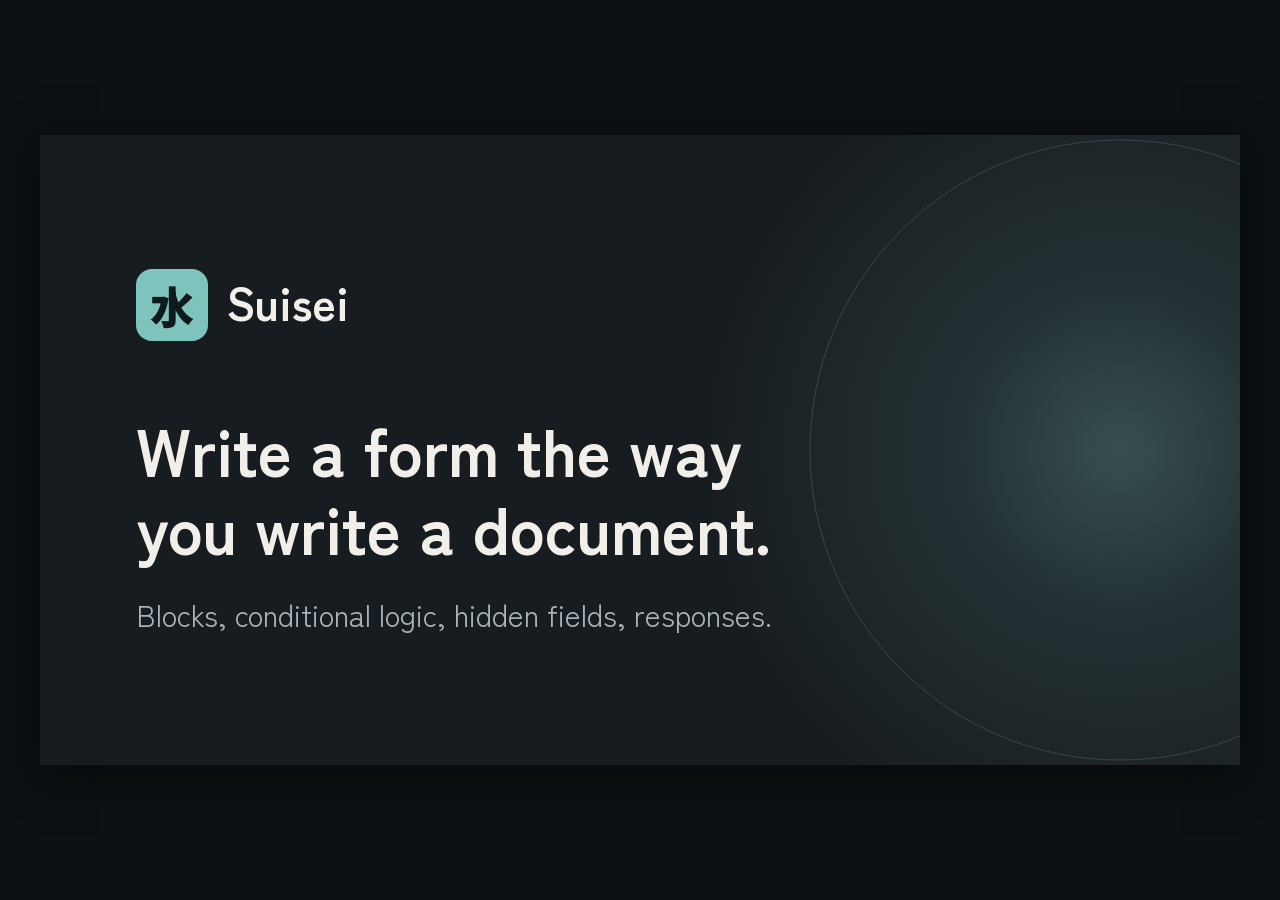
<file: src/card.html>
<!doctype html>
<!--
  The share card. This file is the generator, not a page: it draws card.png at
  exactly 1200x630 on a canvas, so the output does not depend on the window.

  To redraw it:  node scripts/render.mjs
  which serves the repo, opens this with ?save, and writes card.png to the root.
  Open it without ?save to look at the card on its own.

  A canvas rather than HTML because a screenshot is whatever size the window
  was, and an og:image that is not 1200x630 gets cropped by whoever renders it.
-->
<html lang="en">
<head>
<meta charset="utf-8">
<title>Suisei share card</title>
<link rel="preconnect" href="https://fonts.gstatic.com" crossorigin>
<link rel="stylesheet" href="https://fonts.googleapis.com/css2?family=Zen+Kaku+Gothic+New:wght@400;500;700&family=Noto+Sans+JP:wght@900&display=swap">
<style>
  html,body{margin:0;height:100%;background:#0d1113;display:grid;place-items:center}
  canvas{max-width:100%;height:auto;box-shadow:0 10px 40px rgba(0,0,0,.5)}
</style>
</head>
<body>
<canvas id="c" width="1200" height="630"></canvas>
<script>
/* Nightside, straight from tokens.css */
const BG = '#171c20', FG = '#f2efea', MUTED = '#a9b2b8',
      ACCENT = '#7fc3bd', ON_ACCENT = '#0f1a1c';
const UI = "'Zen Kaku Gothic New', system-ui, sans-serif";

function roundRect(g, x, y, w, h, r){
  g.beginPath();
  g.moveTo(x + r, y);
  g.arcTo(x + w, y,     x + w, y + h, r);
  g.arcTo(x + w, y + h, x,     y + h, r);
  g.arcTo(x,     y + h, x,     y,     r);
  g.arcTo(x,     y,     x + w, y,     r);
  g.closePath();
}

function draw(g){
  g.fillStyle = BG;
  g.fillRect(0, 0, 1200, 630);

  /* One luminous thing and a lot of nothing — the only idea taken from the
     poster. It sits off the right edge and never becomes a shape: a planet
     would make this look like an astronomy app. */
  const cx = 1080, cy = 315, R = 420;
  const glow = g.createRadialGradient(cx, cy, 0, cx, cy, R);
  glow.addColorStop(0,   'rgba(127,195,189,.30)');
  glow.addColorStop(.38, 'rgba(127,195,189,.13)');
  glow.addColorStop(1,   'rgba(127,195,189,0)');
  g.fillStyle = glow;
  g.beginPath(); g.arc(cx, cy, R, 0, Math.PI * 2); g.fill();

  /* the orbit, stated once */
  g.strokeStyle = 'rgba(127,195,189,.22)';
  g.lineWidth = 1;
  g.beginPath(); g.arc(cx, cy, 310, 0, Math.PI * 2); g.stroke();

  const L = 96;                       // the left margin everything hangs off

  /* the mark: 水 in its square, then the wordmark */
  roundRect(g, L, 134, 72, 72, 16);
  g.fillStyle = ACCENT; g.fill();
  g.fillStyle = ON_ACCENT;
  g.font = "900 44px 'Noto Sans JP', 'Zen Kaku Gothic New', sans-serif";
  g.textAlign = 'center'; g.textBaseline = 'middle';
  g.fillText('水', L + 36, 134 + 38);

  g.textAlign = 'left'; g.textBaseline = 'alphabetic';
  g.fillStyle = FG;
  g.font = '700 46px ' + UI;
  g.fillText('Suisei', L + 90, 186);

  g.font = '700 66px ' + UI;
  g.fillText('Write a form the way', L, 342);
  g.fillText('you write a document.', L, 420);

  g.fillStyle = MUTED;
  g.font = '400 30px ' + UI;
  g.fillText('Blocks, conditional logic, hidden fields, responses.', L, 492);
}

(async () => {
  const c = document.getElementById('c');
  const g = c.getContext('2d', {alpha: false});   // no alpha channel: a third of the file for nothing
  // the brand face has to be resident before the first fillText, or the card
  // silently renders in the fallback and looks almost right
  await Promise.all([
    document.fonts.load('700 66px "Zen Kaku Gothic New"'),
    document.fonts.load('400 30px "Zen Kaku Gothic New"'),
    document.fonts.load('900 44px "Noto Sans JP"', '水'),
  ]);
  await document.fonts.ready;
  draw(g);

  if (new URLSearchParams(location.search).has('save')) {
    const blob = await new Promise(r => c.toBlob(r, 'image/png'));
    const res = await fetch('/__write/card.png', {method: 'POST', body: blob});
    await fetch('/__done', {method: 'POST'});
    document.title = res.ok ? 'saved ' + blob.size : 'failed';
  }
})();
</script>
</body>
</html>
</file>
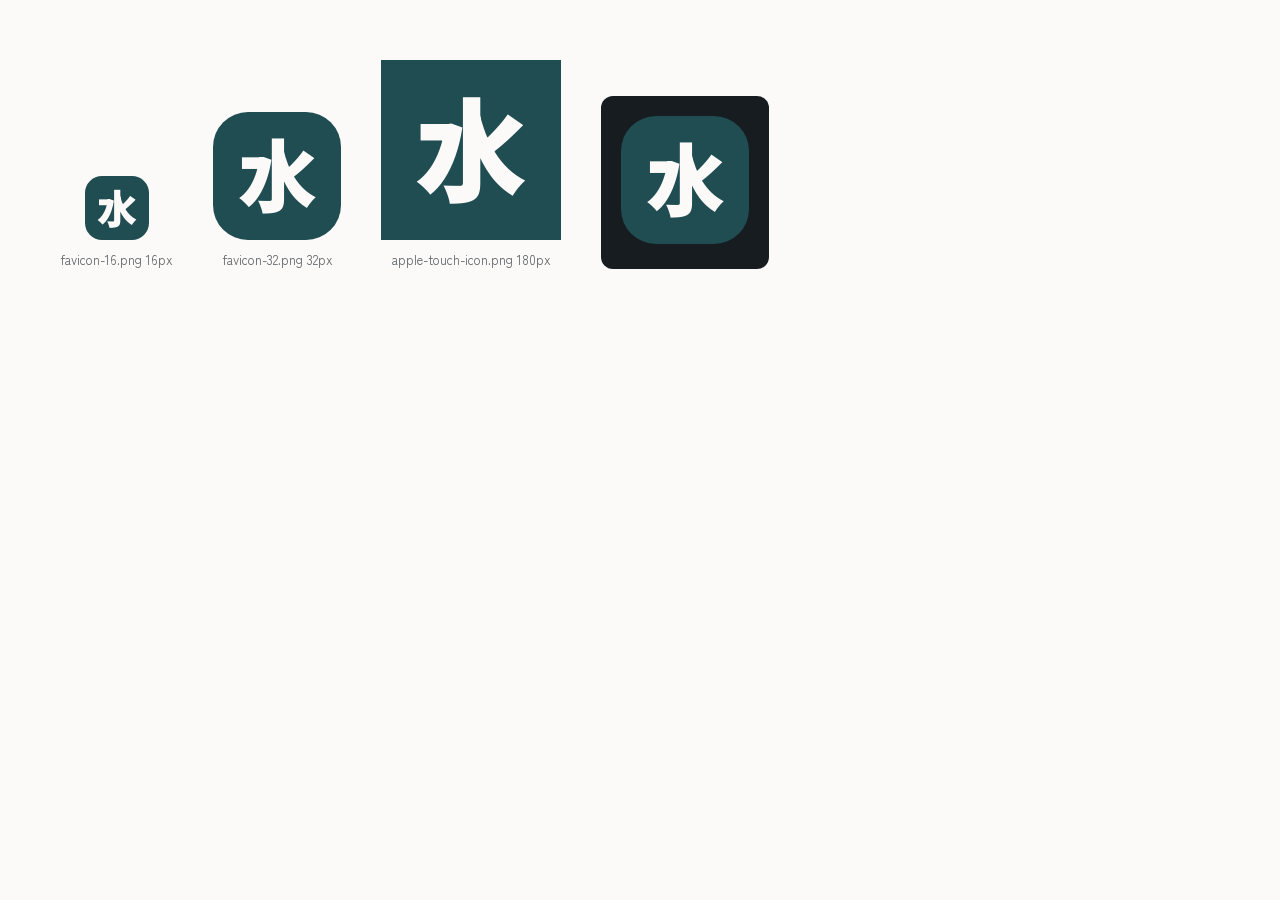
<file: src/icon.html>
<!doctype html>
<!--
  The icons. Same idea as src/card.html: draw at exact pixel sizes in a
  browser, where Zen Kaku Gothic New actually loads, and post the PNGs.

  To redraw them:  node scripts/render.mjs, then open this with ?save.
  Open it without ?save to look at them.

  Daylight rather than Nightside, because a tab strip is light by default and
  this is the mark people already see in the app's own bar.

  The glyph is drawn, not outlined, which is why these are PNGs and not one
  SVG: an SVG favicon cannot pull a web font, so a <text> element would render
  in whatever CJK face the machine happens to have, or in a tofu box on one
  that has none.
-->
<html lang="en">
<head>
<meta charset="utf-8">
<title>Suisei icons</title>
<link rel="preconnect" href="https://fonts.gstatic.com" crossorigin>
<link rel="stylesheet" href="https://fonts.googleapis.com/css2?family=Zen+Kaku+Gothic+New:wght@700&family=Noto+Sans+JP:wght@900&display=swap">
<style>
  html,body{margin:0;min-height:100%;background:#fbfaf8;color:#15181a;
    font-family:'Zen Kaku Gothic New',system-ui,sans-serif}
  body{display:flex;gap:40px;align-items:flex-end;padding:60px;flex-wrap:wrap}
  figure{margin:0;display:grid;gap:10px;justify-items:center}
  figcaption{font-size:13px;color:#5d6165}
  canvas{image-rendering:pixelated}
  .dark{background:#171c20;padding:20px;border-radius:12px}
</style>
</head>
<body>
<script>
/* Daylight, straight from tokens.css */
const ACCENT = '#1f4d52', ON_ACCENT = '#fbfaf8';
// the mark's own face — tokens.css calls this --mark
const MARK = "900 {size}px 'Noto Sans JP', 'Zen Kaku Gothic New', sans-serif";

function roundRect(g, x, y, w, h, r){
  g.beginPath();
  g.moveTo(x + r, y);
  g.arcTo(x + w, y,     x + w, y + h, r);
  g.arcTo(x + w, y + h, x,     y + h, r);
  g.arcTo(x,     y + h, x,     y,     r);
  g.arcTo(x,     y,     x + w, y,     r);
  g.closePath();
}

/* square: iOS masks the apple-touch icon itself, so that one is full-bleed
   and anything rounded here would show as a dark ring inside Apple's mask */
function icon(size, square){
  const c = document.createElement('canvas');
  c.width = c.height = size;
  const g = c.getContext('2d');
  g.fillStyle = ACCENT;
  if (square) g.fillRect(0, 0, size, size);
  else { roundRect(g, 0, 0, size, size, Math.round(size * 0.27)); g.fill(); }

  g.fillStyle = ON_ACCENT;
  g.font = MARK.replace('{size}', Math.round(size * 0.62));
  g.textAlign = 'center';
  g.textBaseline = 'alphabetic';
  /* Centre the ink, not the em box. A 'middle' baseline centres the font's
     line box, which for this face leaves 水 sitting high — measurably: 33px
     of air above and 44 below at 180. measureText reports where the glyph's
     own marks actually start and stop, so the baseline can be placed to put
     that box in the middle. */
  const m = g.measureText('水');
  const y = size / 2 + (m.actualBoundingBoxAscent - m.actualBoundingBoxDescent) / 2;
  g.fillText('水', size / 2, y);
  return c;
}

const WANTED = [
  // 16 is not shipped on its own: render.mjs folds it into favicon.ico
  ['favicon-16.png',       16,  false],
  ['favicon-32.png',       32,  false],
  ['apple-touch-icon.png', 180, true ],
];

(async () => {
  await document.fonts.load('900 120px "Noto Sans JP"', '水');
  await document.fonts.ready;

  const made = [];
  for (const [name, size, square] of WANTED){
    const c = icon(size, square);
    made.push([name, size, c]);
    const fig = document.createElement('figure');
    const shown = icon(size < 64 ? size * 4 : size, square);   // 32 is too small to judge
    fig.append(shown, Object.assign(document.createElement('figcaption'),
      {textContent: name + '  ' + size + 'px'}));
    document.body.append(fig);
  }
  // the tab-sized one against dark chrome too
  const dark = document.createElement('div');
  dark.className = 'dark';
  dark.append(icon(128, false));
  document.body.append(dark);

  if (new URLSearchParams(location.search).has('save')) {
    for (const [name, , c] of made){
      const blob = await new Promise(r => c.toBlob(r, 'image/png'));
      await fetch('/__write/' + name, {method: 'POST', body: blob});
    }
    await fetch('/__done', {method: 'POST'});
    document.title = 'saved ' + made.length;
  }
})();
</script>
</body>
</html>
</file>
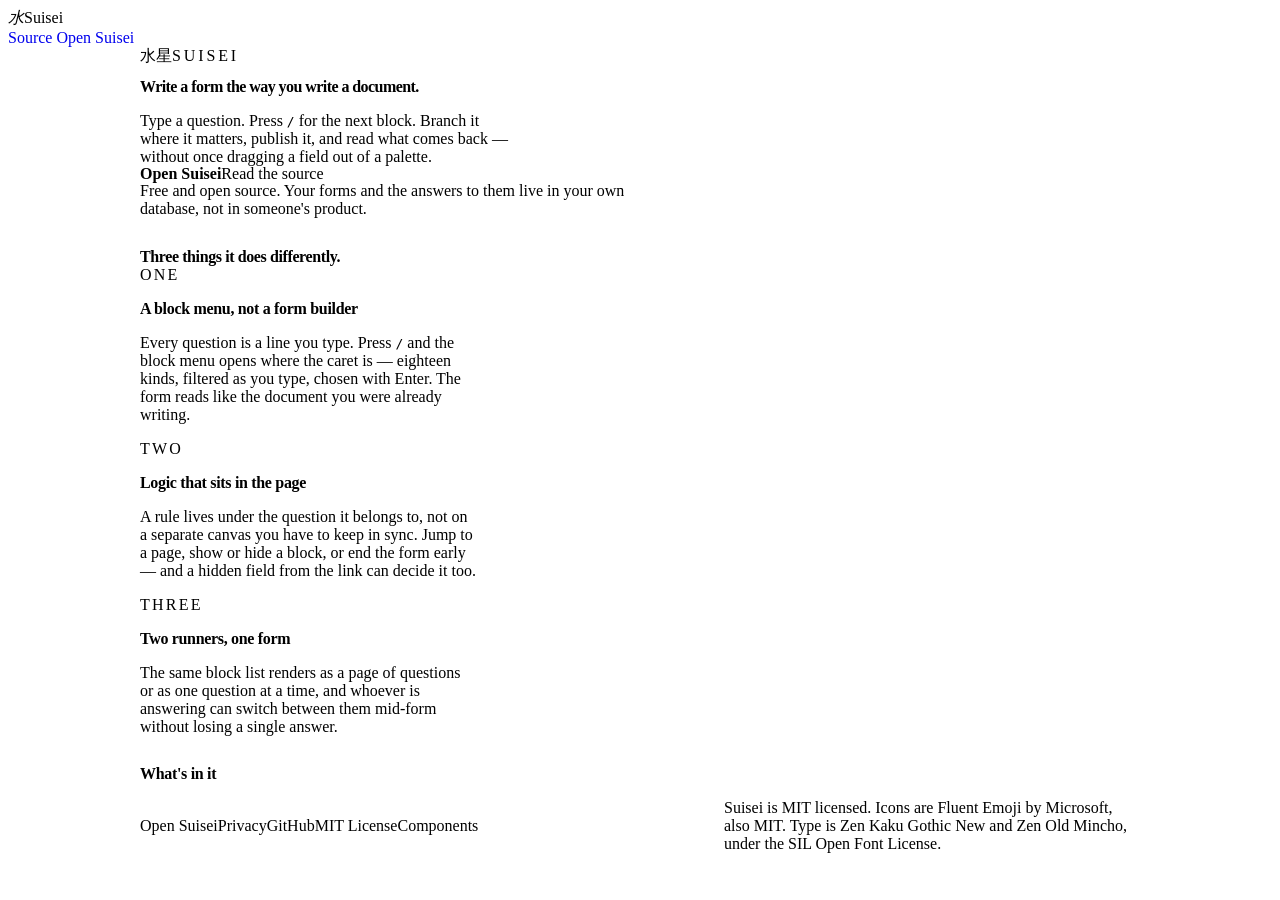
<file: src/landing.html>
<!doctype html>
<html lang="en">
<head>
<meta charset="utf-8">
<meta name="viewport" content="width=device-width,initial-scale=1,viewport-fit=cover">
<meta name="description" content="Suisei is a form builder you write like a document. Type a question, press / for the next block, branch it, publish it, read what comes back.">
<title>Suisei 水星</title>
<link rel="icon" href="favicon.ico" sizes="32x32">
<link rel="icon" href="favicon-32.png" type="image/png" sizes="32x32">
<link rel="apple-touch-icon" href="apple-touch-icon.png">
<meta property="og:type" content="website">
<meta property="og:site_name" content="Suisei">
<meta property="og:title" content="Suisei — write a form the way you write a document">
<meta property="og:description" content="Type a question, press / for the next block, branch it, publish it, read what comes back.">
<meta property="og:url" content="https://wmcmo.github.io/suisei/">
<meta property="og:image" content="https://wmcmo.github.io/suisei/card.png">
<meta property="og:image:width" content="1200">
<meta property="og:image:height" content="630">
<meta property="og:image:alt" content="The Suisei wordmark on a dark field.">
<meta name="twitter:card" content="summary_large_image">
<link rel="preconnect" href="https://fonts.gstatic.com" crossorigin>
<link rel="stylesheet" href="https://fonts.googleapis.com/css2?family=Zen+Kaku+Gothic+New:wght@400;500;700&family=Zen+Old+Mincho:wght@400;700&family=Noto+Sans+Thai:wght@400;500;700&family=Noto+Serif+Thai:wght@400;700&display=swap">
<link rel="stylesheet" href="https://fonts.googleapis.com/css2?family=Noto+Sans+JP:wght@900&text=%E6%B0%B4&display=swap">
<!--#tokens-->
<!--#app-css-->
<style>
/* The page is one column of bands. Everything that looks like the product is
   drawn by the product's own render functions, so the page cannot show a
   screenshot of something the app no longer does. */
.band{padding-left:max(16px,env(safe-area-inset-left,0px));padding-right:max(16px,env(safe-area-inset-right,0px))}
.band > .inner{max-width:1000px;margin:0 auto}

/* --- hero --------------------------------------------------------------- */
.hero{padding-block:var(--sp-8) var(--sp-7);position:relative;overflow:hidden}
.hero .inner{display:grid;grid-template-columns:minmax(0,1fr) minmax(0,1fr);gap:var(--sp-7);align-items:center}
.orbit{position:absolute;right:-180px;top:-120px;width:620px;height:620px;border-radius:50%;
  border:1px solid var(--line);opacity:.5;pointer-events:none}
.orbit::after{content:"";position:absolute;left:50%;top:-5px;width:9px;height:9px;border-radius:50%;
  background:var(--accent);transform:translateX(-50%)}
.eyebrow{display:flex;align-items:center;gap:var(--sp-2);margin-bottom:var(--sp-4)}
.eyebrow .kanji{font-family:var(--serif);font-size:var(--fs-h2);line-height:1;color:var(--accent)}
.eyebrow .word{font-size:var(--fs-micro);line-height:var(--lh-micro);font-weight:500;text-transform:uppercase;letter-spacing:.18em;color:var(--muted)}
.hero h1{font-size:var(--fs-display);line-height:var(--lh-display);letter-spacing:-.035em;margin-bottom:var(--sp-4);text-wrap:balance}
.hero h1 em{font-style:normal;color:var(--accent)}
.hero .hero-lede{font-size:var(--fs-body);line-height:var(--lh-body);color:var(--muted);max-width:46ch;margin-bottom:var(--sp-5)}
.cta{display:flex;flex-wrap:wrap;gap:var(--sp-2);align-items:center}
/* these are anchors doing a button's job; an underline reads as clutter on
   something that already looks pressable */
.bar a,.cta a{text-decoration:none}
.foot a{text-decoration:none}
.foot a:hover{text-decoration:underline;text-underline-offset:3px}
.cta .go{display:inline-flex;align-items:center;gap:var(--sp-2);background:var(--accent);color:var(--accent-fg);
  border-radius:var(--r);padding:var(--sp-3) var(--sp-5);font-weight:700;font-size:var(--fs-body);line-height:1}
.cta .go:hover{filter:brightness(1.08)}
.cta .alt{display:inline-flex;align-items:center;gap:var(--sp-2);border:1px solid var(--line-2);
  border-radius:var(--r);padding:var(--sp-3) var(--sp-4);font-size:var(--fs-label);line-height:1;color:var(--fg)}
.cta .alt:hover{border-color:var(--accent);color:var(--accent)}
.under{margin-top:var(--sp-4);font-size:var(--fs-caption);line-height:var(--lh-caption);color:var(--faint)}

/* a real sheet, shown rather than described */
.shot{border:1px solid var(--line);border-radius:var(--r-lg);overflow:hidden;box-shadow:var(--shadow);background:var(--surface)}
.shot .canvasform{pointer-events:none}
/* hover affordances have no meaning in a still picture */
.shot .gutter,.step .demo .gutter{display:none}
.badge{display:none}
.shot .col{padding-block:var(--sp-5);max-width:none}
.shot .blocks{margin-top:var(--sp-4)}

/* --- steps -------------------------------------------------------------- */
.steps{padding-block:var(--sp-7);border-top:1px solid var(--line)}
.steps h2{font-size:var(--fs-h1);line-height:var(--lh-h1);letter-spacing:-.025em;margin-bottom:var(--sp-6);text-wrap:balance}
.step{display:grid;grid-template-columns:minmax(0,1fr) minmax(0,1.1fr);gap:var(--sp-6);align-items:center;margin-bottom:var(--sp-7)}
.step:last-child{margin-bottom:0}
.step h3{font-size:var(--fs-h2);line-height:var(--lh-h2);letter-spacing:-.02em;margin-bottom:var(--sp-2)}
.step p{font-size:var(--fs-body);line-height:var(--lh-body);color:var(--muted);max-width:42ch}
.step .n{font-size:var(--fs-micro);line-height:var(--lh-micro);font-weight:500;letter-spacing:.14em;
  text-transform:uppercase;color:var(--accent);margin-bottom:var(--sp-2)}
.step .demo{border:1px solid var(--line);border-radius:var(--r-lg);background:var(--surface);padding:var(--sp-4);overflow:hidden}
.step .demo .canvasform{pointer-events:none;background:none}
/* a demo shows the block being talked about, not the form it lives in */
.step .demo .formicon,.step .demo .ftitle,.step .demo .ftitle-read,
.step .demo .addopt,.step .demo .nav,.step .demo .runner{display:none}

/* --- facts -------------------------------------------------------------- */
.facts{padding-block:var(--sp-7);border-top:1px solid var(--line)}
.facts h2{font-size:var(--fs-h2);line-height:var(--lh-h2);letter-spacing:-.02em;margin-bottom:var(--sp-4)}
.facts ul{list-style:none;padding:0;margin:0;display:grid;grid-template-columns:repeat(auto-fit,minmax(248px,1fr));gap:var(--sp-3)}
.facts li{display:flex;gap:var(--sp-2);font-size:var(--fs-body);line-height:var(--lh-body)}
.facts li svg{flex:none;margin-top:3px;color:var(--accent)}
.facts li span{color:var(--muted)}
.facts li b{font-weight:500;color:var(--fg)}

/* --- foot --------------------------------------------------------------- */
.foot{padding-block:var(--sp-6) var(--sp-8);border-top:1px solid var(--line);
  display:flex;flex-wrap:wrap;gap:var(--sp-4);align-items:center;justify-content:space-between}
.foot .links{display:flex;flex-wrap:wrap;gap:var(--sp-4)}
.foot a{font-size:var(--fs-label);line-height:var(--lh-label);color:var(--muted)}
.foot a:hover{color:var(--accent)}
.foot .small{font-size:var(--fs-caption);line-height:var(--lh-caption);color:var(--faint);max-width:52ch}

@media(max-width:860px){
  .hero .inner,.step{grid-template-columns:minmax(0,1fr);gap:var(--sp-5)}
  .step{margin-bottom:var(--sp-6)}
  .orbit{display:none}
}
</style>
</head>
<body>

<div class="bar">
  <div class="mark"><i>水</i>Suisei</div>
  <div class="crumb"></div>
  <div class="tools">
    <a class="btn" href="https://github.com/wmCmo/suisei">Source</a>
    <a class="btn primary" href="app.html">Open Suisei</a>
  </div>
</div>

<div class="stage">

  <section class="band hero">
    <div class="orbit"></div>
    <div class="inner">
      <div>
        <div class="eyebrow"><span class="kanji">水星</span><span class="word">Suisei</span></div>
        <h1>Write a form the way you write a <em>document</em>.</h1>
        <p class="hero-lede">Type a question. Press <code>/</code> for the next block. Branch it where
          it matters, publish it, and read what comes back — without once dragging a field
          out of a palette.</p>
        <div class="cta">
          <a class="go" href="app.html">Open Suisei</a>
          <a class="alt" href="https://github.com/wmCmo/suisei">Read the source</a>
        </div>
        <p class="under">Free and open source. Your forms and the answers to them live in
          your own database, not in someone's product.</p>
      </div>
      <div class="shot" id="shot-hero"></div>
    </div>
  </section>

  <section class="band steps">
    <div class="inner">
      <h2>Three things it does differently.</h2>

      <div class="step">
        <div>
          <div class="n">One</div>
          <h3>A block menu, not a form builder</h3>
          <p>Every question is a line you type. Press <code>/</code> and the block menu opens
            where the caret is — eighteen kinds, filtered as you type, chosen with Enter. The
            form reads like the document you were already writing.</p>
        </div>
        <div class="demo" id="shot-menu"></div>
      </div>

      <div class="step">
        <div>
          <div class="n">Two</div>
          <h3>Logic that sits in the page</h3>
          <p>A rule lives under the question it belongs to, not on a separate canvas you have
            to keep in sync. Jump to a page, show or hide a block, or end the form early —
            and a hidden field from the link can decide it too.</p>
        </div>
        <div class="demo" id="shot-logic"></div>
      </div>

      <div class="step">
        <div>
          <div class="n">Three</div>
          <h3>Two runners, one form</h3>
          <p>The same block list renders as a page of questions or as one question at a time,
            and whoever is answering can switch between them mid-form without losing a single
            answer.</p>
        </div>
        <div class="demo" id="shot-runner"></div>
      </div>
    </div>
  </section>

  <section class="band facts">
    <div class="inner">
      <h2>What's in it</h2>
      <ul id="facts"></ul>
    </div>
  </section>

  <footer class="band foot">
    <div class="inner" style="display:flex;flex-wrap:wrap;gap:var(--sp-4);align-items:center;justify-content:space-between;width:100%">
      <div class="links">
        <a href="app.html">Open Suisei</a>
        <a href="privacy.html">Privacy</a>
        <a href="https://github.com/wmCmo/suisei">GitHub</a>
        <a href="https://github.com/wmCmo/suisei/blob/main/LICENSE">MIT License</a>
        <a href="states.html">Components</a>
      </div>
      <p class="small">Suisei is MIT licensed. Icons are Fluent Emoji by Microsoft, also MIT.
        Type is Zen Kaku Gothic New and Zen Old Mincho, under the SIL Open Font License.</p>
    </div>
  </footer>

</div>

<!--#config-->
<!--#app-js-->
<script>
(function(){
  // an old link to a form still points at this page; send it to the app
  const q = new URLSearchParams(location.search);
  if(q.get('form') || location.hash.indexOf('#form-') === 0){
    location.replace('app.html' + location.search + location.hash);
    return;
  }

  const flat = html => html.replace('min-height:calc(100vh - 52px)', 'min-height:0');
  const sheet = (f, sel) => { store.forms[f.id] = f; state.formId = f.id; state.sel = sel || null; return flat(renderBuild()); };

  /* hero: a form mid-write, with a block selected */
  const hero = newForm('Friday demo night', [
    block('h2', 'Doors at 18:30'),
    block('short_text', 'Your name', {required:true}),
    block('choice', 'Will you be there?', {options:[
      {id:'a', text:'Yes, count me in'}, {id:'b', text:'No, can not make it'}]}),
  ]);
  hero.emoji = 'Party popper/Flat/party_popper_flat.svg';
  document.getElementById('shot-hero').innerHTML = sheet(hero, null);

  /* one: the block menu, built from the real type registry */
  const groups = {};
  Object.keys(TYPES).forEach(k => { (groups[TYPES[k].g] = groups[TYPES[k].g] || []).push(k); });
  const picked = ['short_text','long_text','choice','checkboxes','dropdown','rating'];
  // the menu reads its colours from the sheet it opens over, so give it one
  const mf = newForm('menu');
  document.getElementById('shot-menu').innerHTML =
    `<div class="canvasform" data-bg="auto" style="${themeVars(mf)};background:none">
     <div class="menu" style="position:static;width:auto;max-height:none;box-shadow:none;border:0;padding:0">
       <input class="q" value="/" readonly aria-hidden="true">
       <div class="grp">Input</div>
       ${picked.map((k,i) => `<button class="it" aria-selected="${i===2}"><span class="ic">${I[TYPES[k].i]}</span>${TYPES[k].n}</button>`).join('')}
     </div></div>`;

  /* two: a rule card under its question */
  const logic = newForm('Logic', [
    block('choice', 'Will you be there?', {options:[{id:'a',text:'Yes, count me in'},{id:'b',text:'No'}]}),
    block('number', 'How many seats?'),
  ]);
  logic.logic = [{id:'r1', when:logic.blocks[0].id, op:'is', value:'a', do:'show', target:logic.blocks[1].id}];
  document.getElementById('shot-logic').innerHTML = sheet(logic, null);

  /* three: the same form as one question at a time */
  const runner = newForm('Runner', [block('short_text','What should we call you?',{required:true})]);
  runner.theme.runner = 'step';
  store.forms[runner.id] = runner; state.formId = runner.id;
  state.page = 0; state.step = 0; state.hist = []; state.answers = {}; state.bad = {}; state.done = false;
  document.getElementById('shot-runner').innerHTML = flat(renderFill());

  const FACTS = [
    ['Eighteen block types', 'short and long answer, choice, checkboxes, dropdown, number, email, phone, link, date, rating, scale, file, and the layout blocks'],
    ['Conditional logic', 'jump to a page, show or hide a block, or submit early'],
    ['Hidden fields', 'carry a campaign or an account id in the link and keep it with the answer'],
    ['Answer piping', 'put an earlier answer inside a later question'],
    ['Two runners', 'all at once, or one question at a time, switchable mid-form'],
    ['Drafts stay private', 'a form is invisible until you publish it, enforced in the database'],
    ['Responses and CSV', 'a table, per-question breakdowns, and an export'],
    ['Your own database', 'forms and answers sit in your Supabase project, readable by you alone'],
  ];
  document.getElementById('facts').innerHTML = FACTS.map(([t, d]) =>
    `<li>${I.tick}<span><b>${t}.</b> ${d}</span></li>`).join('');

  document.querySelectorAll('textarea.lbl,.ftitle').forEach(fit);
  if(document.fonts && document.fonts.ready){
    document.fonts.ready.then(() => document.querySelectorAll('textarea.lbl,.ftitle').forEach(fit));
  }
})();
</script>
</body>
</html>
</file>
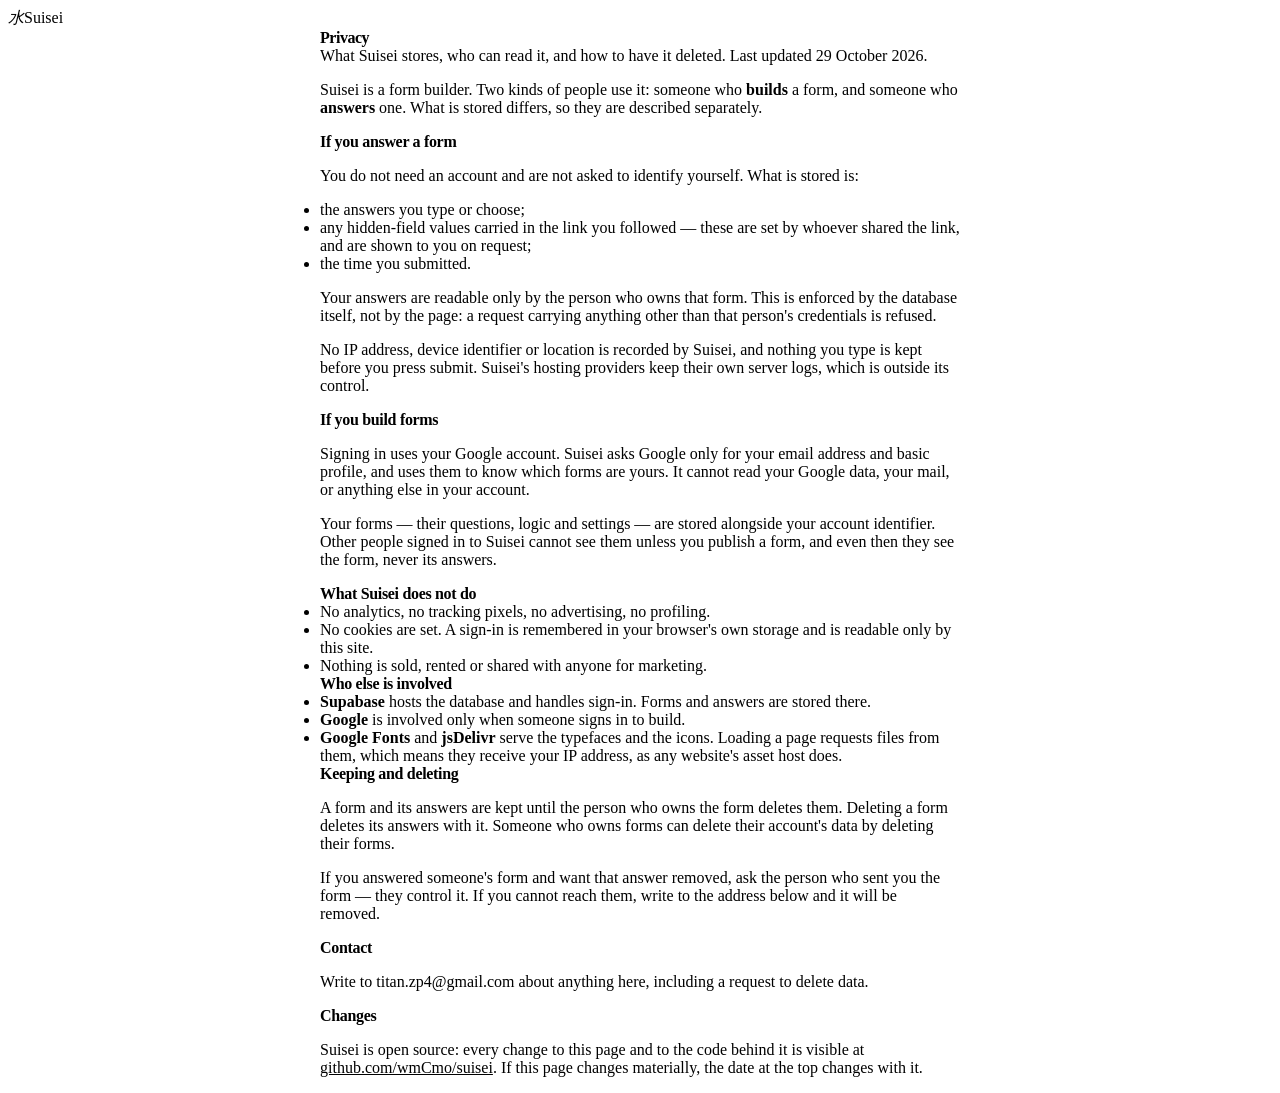
<file: src/privacy.html>
<!doctype html>
<html lang="en">
<head>
<meta charset="utf-8">
<meta name="viewport" content="width=device-width,initial-scale=1,viewport-fit=cover">
<meta name="description" content="What Suisei stores, who can read it, and how to have it deleted.">
<title>Suisei — Privacy</title>
<link rel="icon" href="favicon.ico" sizes="32x32">
<link rel="icon" href="favicon-32.png" type="image/png" sizes="32x32">
<link rel="apple-touch-icon" href="apple-touch-icon.png">
<meta property="og:type" content="website">
<meta property="og:site_name" content="Suisei">
<meta property="og:title" content="Suisei — what the app stores">
<meta property="og:description" content="What a form, a response and a sign-in actually keep.">
<meta property="og:url" content="https://wmcmo.github.io/suisei/privacy.html">
<meta property="og:image" content="https://wmcmo.github.io/suisei/card.png">
<meta property="og:image:width" content="1200">
<meta property="og:image:height" content="630">
<meta property="og:image:alt" content="The Suisei wordmark on a dark field.">
<meta name="twitter:card" content="summary_large_image">
<link rel="preconnect" href="https://fonts.gstatic.com" crossorigin>
<link rel="stylesheet" href="https://fonts.googleapis.com/css2?family=Zen+Kaku+Gothic+New:wght@400;500;700&family=Zen+Old+Mincho:wght@400;700&family=Noto+Sans+Thai:wght@400;500;700&family=Noto+Serif+Thai:wght@400;700&display=swap">
<link rel="stylesheet" href="https://fonts.googleapis.com/css2?family=Noto+Sans+JP:wght@900&text=%E6%B0%B4&display=swap">
<!--#tokens-->
<!--#app-css-->
<style>
.doc{max-width:640px;margin:0 auto}
.doc h1{font-size:var(--fs-display);line-height:var(--lh-display);letter-spacing:-.03em;margin:0 0 var(--sp-2)}
.doc h2{font-size:var(--fs-h2);line-height:var(--lh-h2);letter-spacing:-.02em;margin:var(--sp-6) 0 var(--sp-2)}
.doc p,.doc li{font-size:var(--fs-body);line-height:var(--lh-body);color:var(--fg)}
.doc ul{padding-left:var(--sp-4);margin:var(--sp-2) 0}
.doc li{margin-bottom:var(--sp-1)}
.doc .sub{color:var(--muted);margin:0 0 var(--sp-6)}
.doc a{color:var(--accent)}
.doc code{font-family:var(--mono);font-size:var(--fs-caption);background:var(--sunk);padding:1px var(--sp-1);border-radius:var(--r-sm)}
</style>
</head>
<body>
<div class="bar"><div class="mark"><i>水</i>Suisei</div></div>
<div class="stage"><div class="wrap"><div class="doc">

<h1>Privacy</h1>
<p class="sub">What Suisei stores, who can read it, and how to have it deleted.
Last updated 29 October 2026.</p>

<p>Suisei is a form builder. Two kinds of people use it: someone who
<strong>builds</strong> a form, and someone who <strong>answers</strong> one. What is
stored differs, so they are described separately.</p>

<h2>If you answer a form</h2>
<p>You do not need an account and are not asked to identify yourself. What is
stored is:</p>
<ul>
  <li>the answers you type or choose;</li>
  <li>any hidden-field values carried in the link you followed — these are set by
      whoever shared the link, and are shown to you on request;</li>
  <li>the time you submitted.</li>
</ul>
<p>Your answers are readable only by the person who owns that form. This is
enforced by the database itself, not by the page: a request carrying anything
other than that person's credentials is refused.</p>
<p>No IP address, device identifier or location is recorded by Suisei, and
nothing you type is kept before you press submit. Suisei's hosting providers
keep their own server logs, which is outside its control.</p>

<h2>If you build forms</h2>
<p>Signing in uses your Google account. Suisei asks Google only for your email
address and basic profile, and uses them to know which forms are yours. It
cannot read your Google data, your mail, or anything else in your account.</p>
<p>Your forms — their questions, logic and settings — are stored alongside your
account identifier. Other people signed in to Suisei cannot see them unless you
publish a form, and even then they see the form, never its answers.</p>

<h2>What Suisei does not do</h2>
<ul>
  <li>No analytics, no tracking pixels, no advertising, no profiling.</li>
  <li>No cookies are set. A sign-in is remembered in your browser's own storage
      and is readable only by this site.</li>
  <li>Nothing is sold, rented or shared with anyone for marketing.</li>
</ul>

<h2>Who else is involved</h2>
<ul>
  <li><strong>Supabase</strong> hosts the database and handles sign-in. Forms and
      answers are stored there.</li>
  <li><strong>Google</strong> is involved only when someone signs in to build.</li>
  <li><strong>Google Fonts</strong> and <strong>jsDelivr</strong> serve the typefaces and
      the icons. Loading a page requests files from them, which means they
      receive your IP address, as any website's asset host does.</li>
</ul>

<h2>Keeping and deleting</h2>
<p>A form and its answers are kept until the person who owns the form deletes
them. Deleting a form deletes its answers with it. Someone who owns forms can
delete their account's data by deleting their forms.</p>
<p>If you answered someone's form and want that answer removed, ask the person
who sent you the form — they control it. If you cannot reach them, write to the
address below and it will be removed.</p>

<h2>Contact</h2>
<p>Write to <code>titan.zp4@gmail.com</code> about anything here, including a
request to delete data.</p>

<h2>Changes</h2>
<p>Suisei is open source: every change to this page and to the code behind it is
visible at <a href="https://github.com/wmCmo/suisei">github.com/wmCmo/suisei</a>.
If this page changes materially, the date at the top changes with it.</p>

</div></div></div>
</body>
</html>
</file>
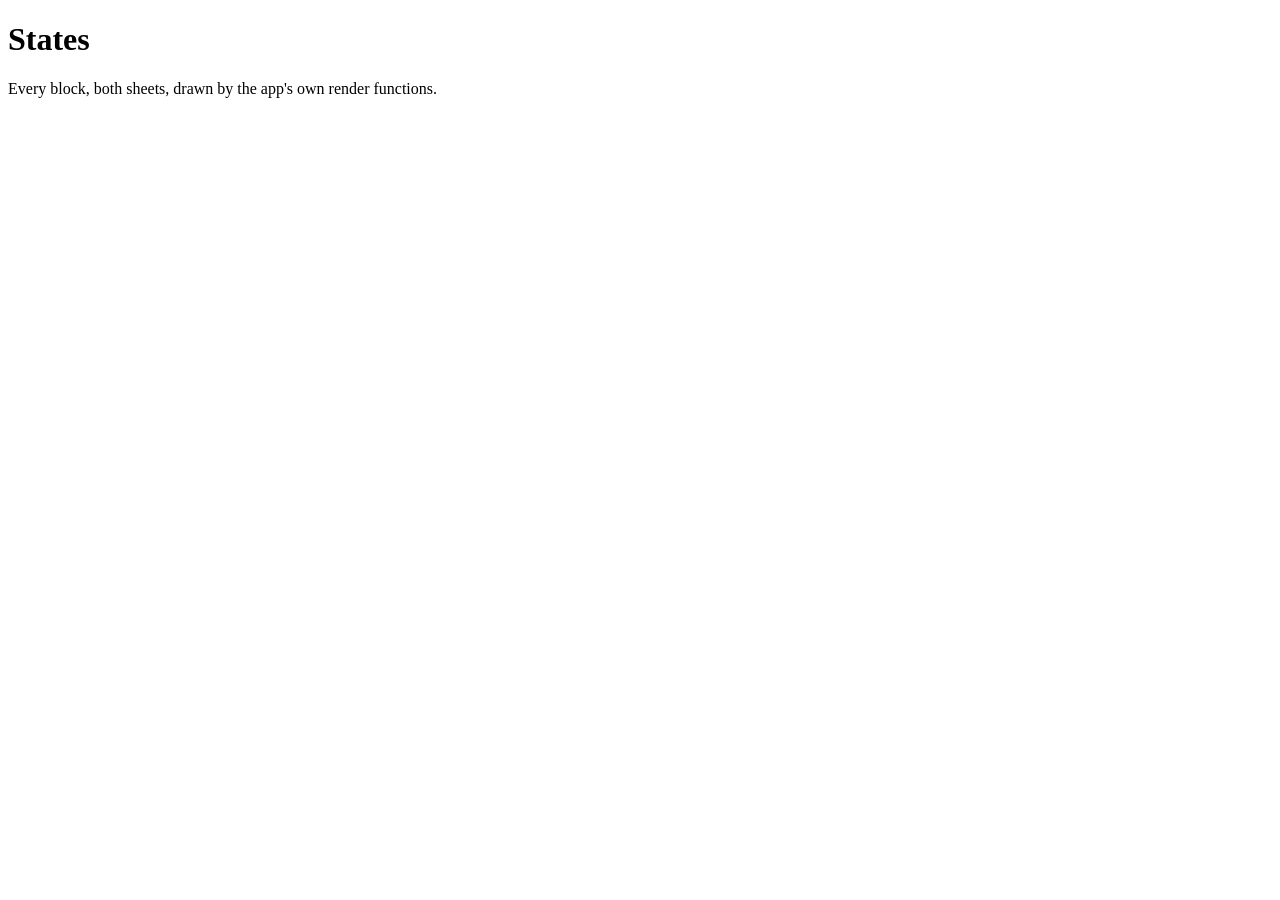
<file: src/states.html>
<!doctype html>
<html lang="en">
<head>
<meta charset="utf-8">
<meta name="viewport" content="width=device-width,initial-scale=1,viewport-fit=cover">
<meta name="description" content="Every block in every state, rendered by the real components.">
<title>Suisei states</title>
<link rel="icon" href="favicon.ico" sizes="32x32">
<link rel="icon" href="favicon-32.png" type="image/png" sizes="32x32">
<link rel="apple-touch-icon" href="apple-touch-icon.png">
<meta property="og:type" content="website">
<meta property="og:site_name" content="Suisei">
<meta property="og:title" content="Suisei — component states">
<meta property="og:description" content="Every component the app renders, drawn by the app itself.">
<meta property="og:url" content="https://wmcmo.github.io/suisei/states.html">
<meta property="og:image" content="https://wmcmo.github.io/suisei/card.png">
<meta property="og:image:width" content="1200">
<meta property="og:image:height" content="630">
<meta property="og:image:alt" content="The Suisei wordmark on a dark field.">
<meta name="twitter:card" content="summary_large_image">
<link rel="preconnect" href="https://fonts.gstatic.com" crossorigin>
<link rel="stylesheet" href="https://fonts.googleapis.com/css2?family=Zen+Kaku+Gothic+New:wght@400;500;700&family=Zen+Old+Mincho:wght@400;700&family=Noto+Sans+Thai:wght@400;500;700&family=Noto+Serif+Thai:wght@400;700&display=swap">
<link rel="stylesheet" href="https://fonts.googleapis.com/css2?family=Noto+Sans+JP:wght@900&text=%E6%B0%B4&display=swap">
<!--#tokens-->
<!--#app-css-->
<style>
/* This page is a mirror, not a component of its own: everything below is
   drawn by the real render functions, so it cannot drift from the app. */
.sheets{display:grid;grid-template-columns:repeat(auto-fit,minmax(320px,1fr));gap:var(--sp-5);align-items:start}
.case{min-width:0}
.case h2{font-size:12px;font-weight:500;text-transform:uppercase;letter-spacing:.08em;color:var(--muted);margin-bottom:var(--sp-2)}
.case > .canvasform{border:1px solid var(--line);border-radius:var(--r-lg);overflow:hidden}
.case .col{padding-block:var(--sp-5)}
.badge{display:none}
</style>
</head>
<body>
<div class="wrap">
  <div class="lede"><div>
    <h1>States</h1>
    <p>Every block, both sheets, drawn by the app's own render functions.</p>
  </div></div>
  <div class="sheets" id="sheets"></div>
</div>
<!--#config-->
<!--#app-js-->
<script>
(function(){
  const every = () => Object.keys(TYPES).map(t => block(t, TYPES[t].n));
  const flatten = html => html.replace('min-height:calc(100vh - 52px)', 'min-height:0');

  function make(title, bg, mode, selected){
    const f = newForm('Every block', every());
    f.theme.bg = bg;
    f.logic = [{id:'r1', when:f.blocks[0].id, op:'is', value:'', do:'show', target:f.blocks[1].id}];
    store.forms[f.id] = f;
    state.formId = f.id;
    state.sel = selected ? f.blocks[2].id : null;
    state.page = 0; state.hist = []; state.answers = {}; state.bad = {}; state.done = false;
    const wrap = document.createElement('div');
    wrap.className = 'case';
    wrap.innerHTML = '<h2>' + title + '</h2>' + flatten(mode === 'fill' ? renderFill() : renderBuild());
    return wrap;
  }

  const sheets = document.getElementById('sheets');
  [
    ['Builder — Daylight', 'light', 'build', true],
    ['Builder — Nightside', 'dark', 'build', true],
    ['Form — Daylight', 'light', 'fill', false],
    ['Form — Nightside', 'dark', 'fill', false],
  ].forEach(args => sheets.appendChild(make(...args)));

  document.querySelectorAll('textarea.lbl,.ftitle').forEach(fit);
  if(document.fonts && document.fonts.ready){
    document.fonts.ready.then(() => document.querySelectorAll('textarea.lbl,.ftitle').forEach(fit));
  }
})();
</script>
</body>
</html>
</file>
